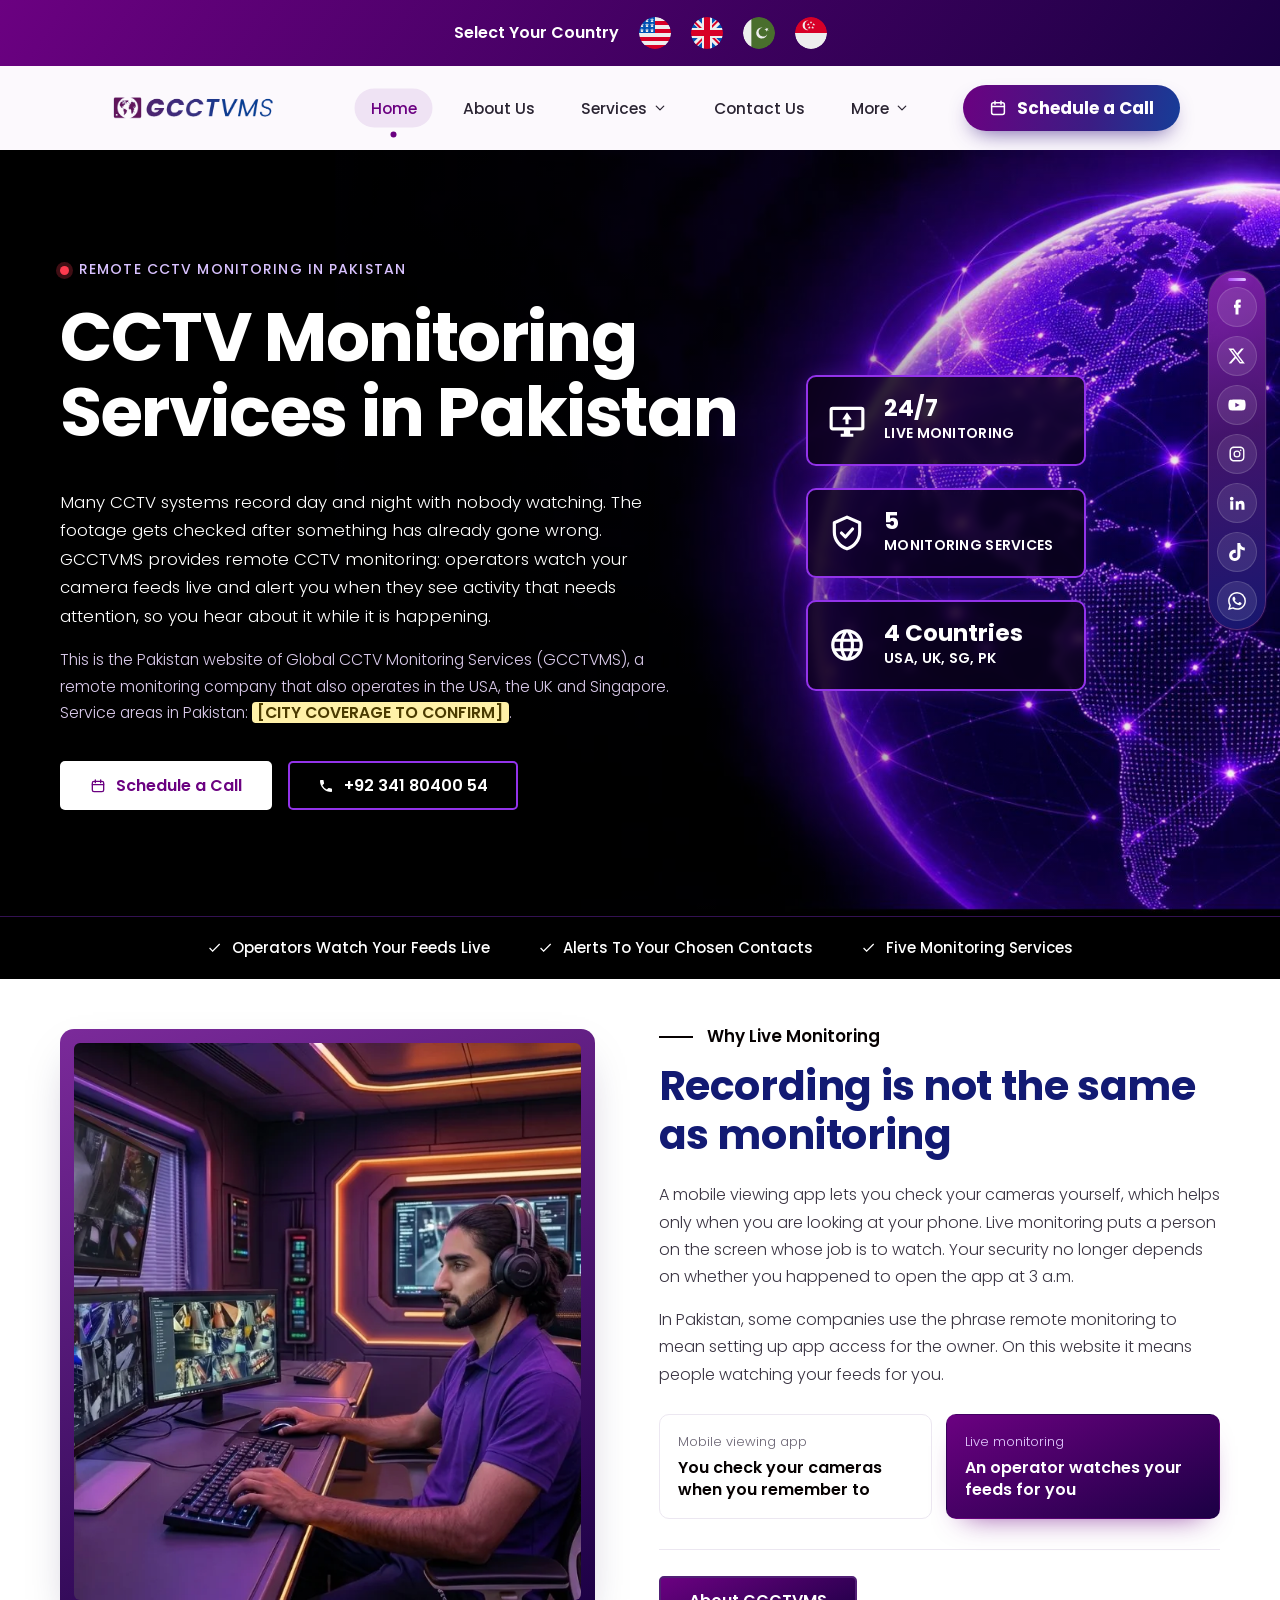
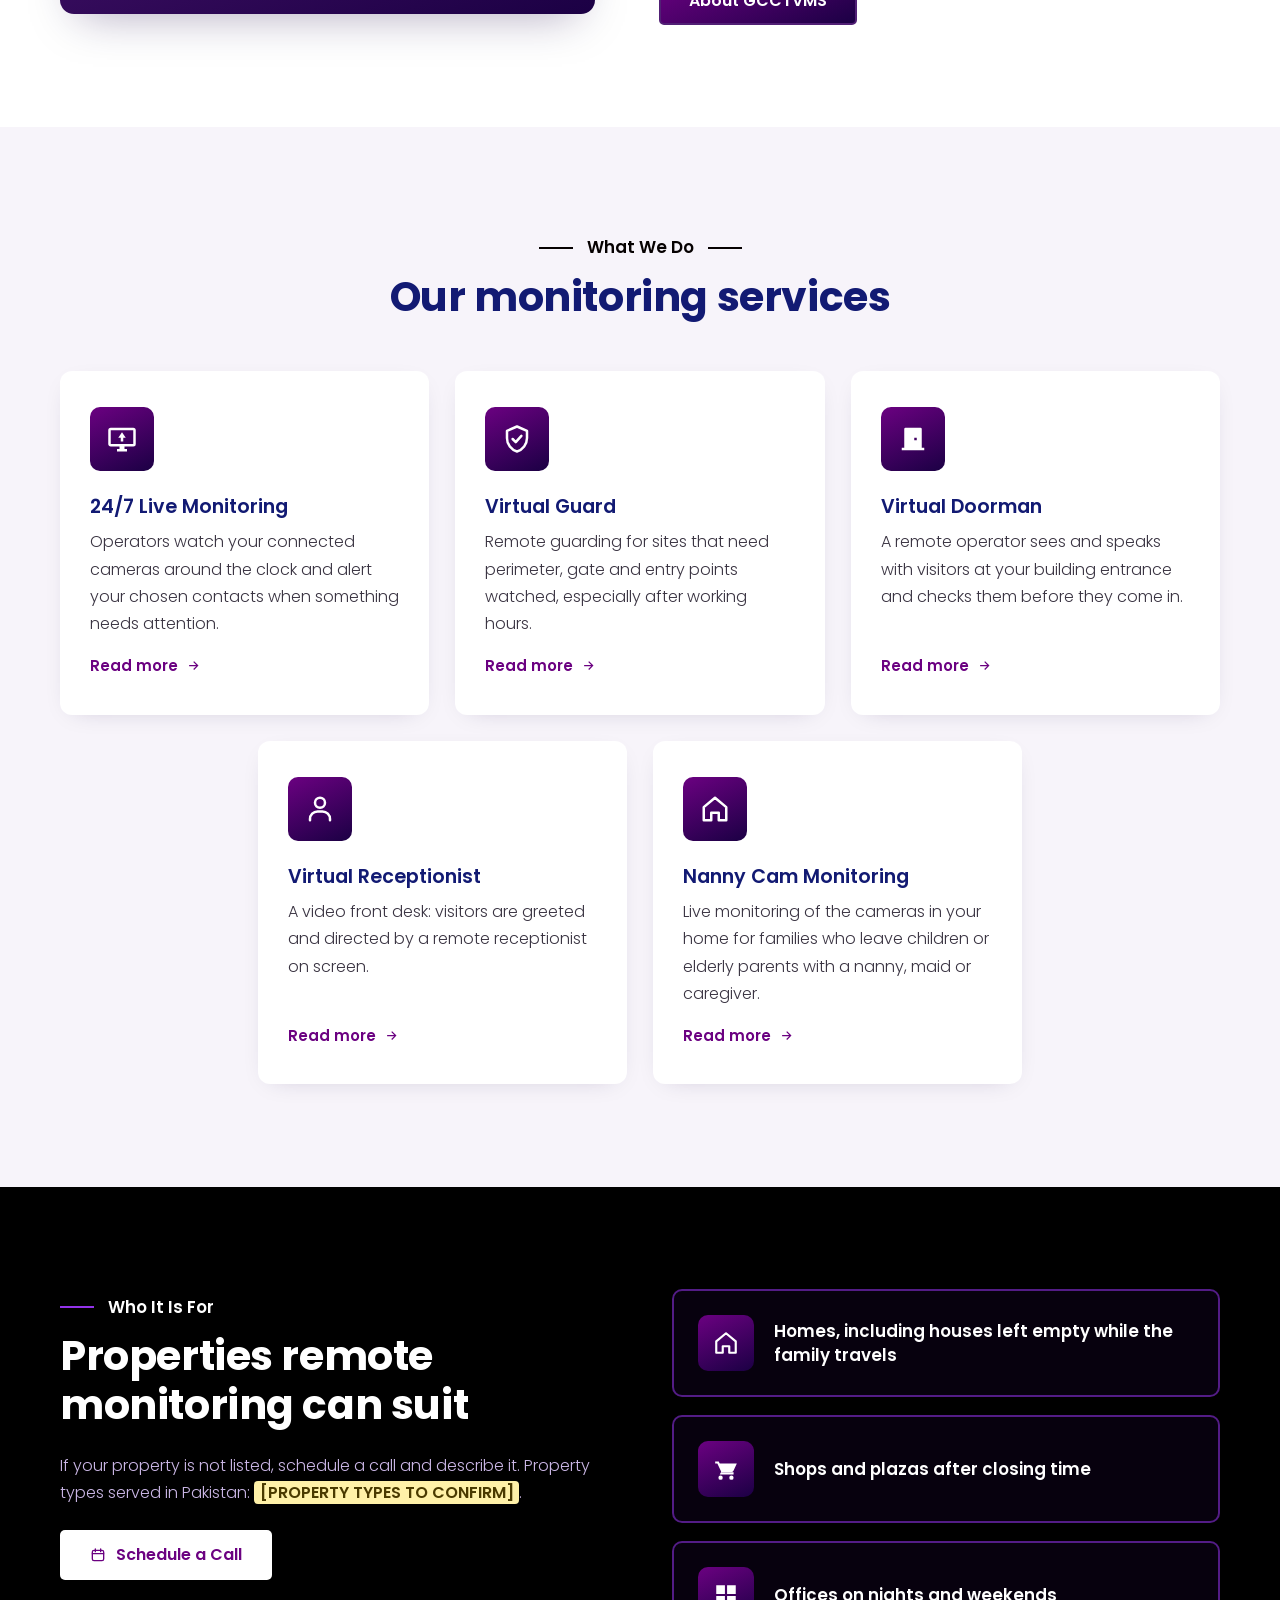
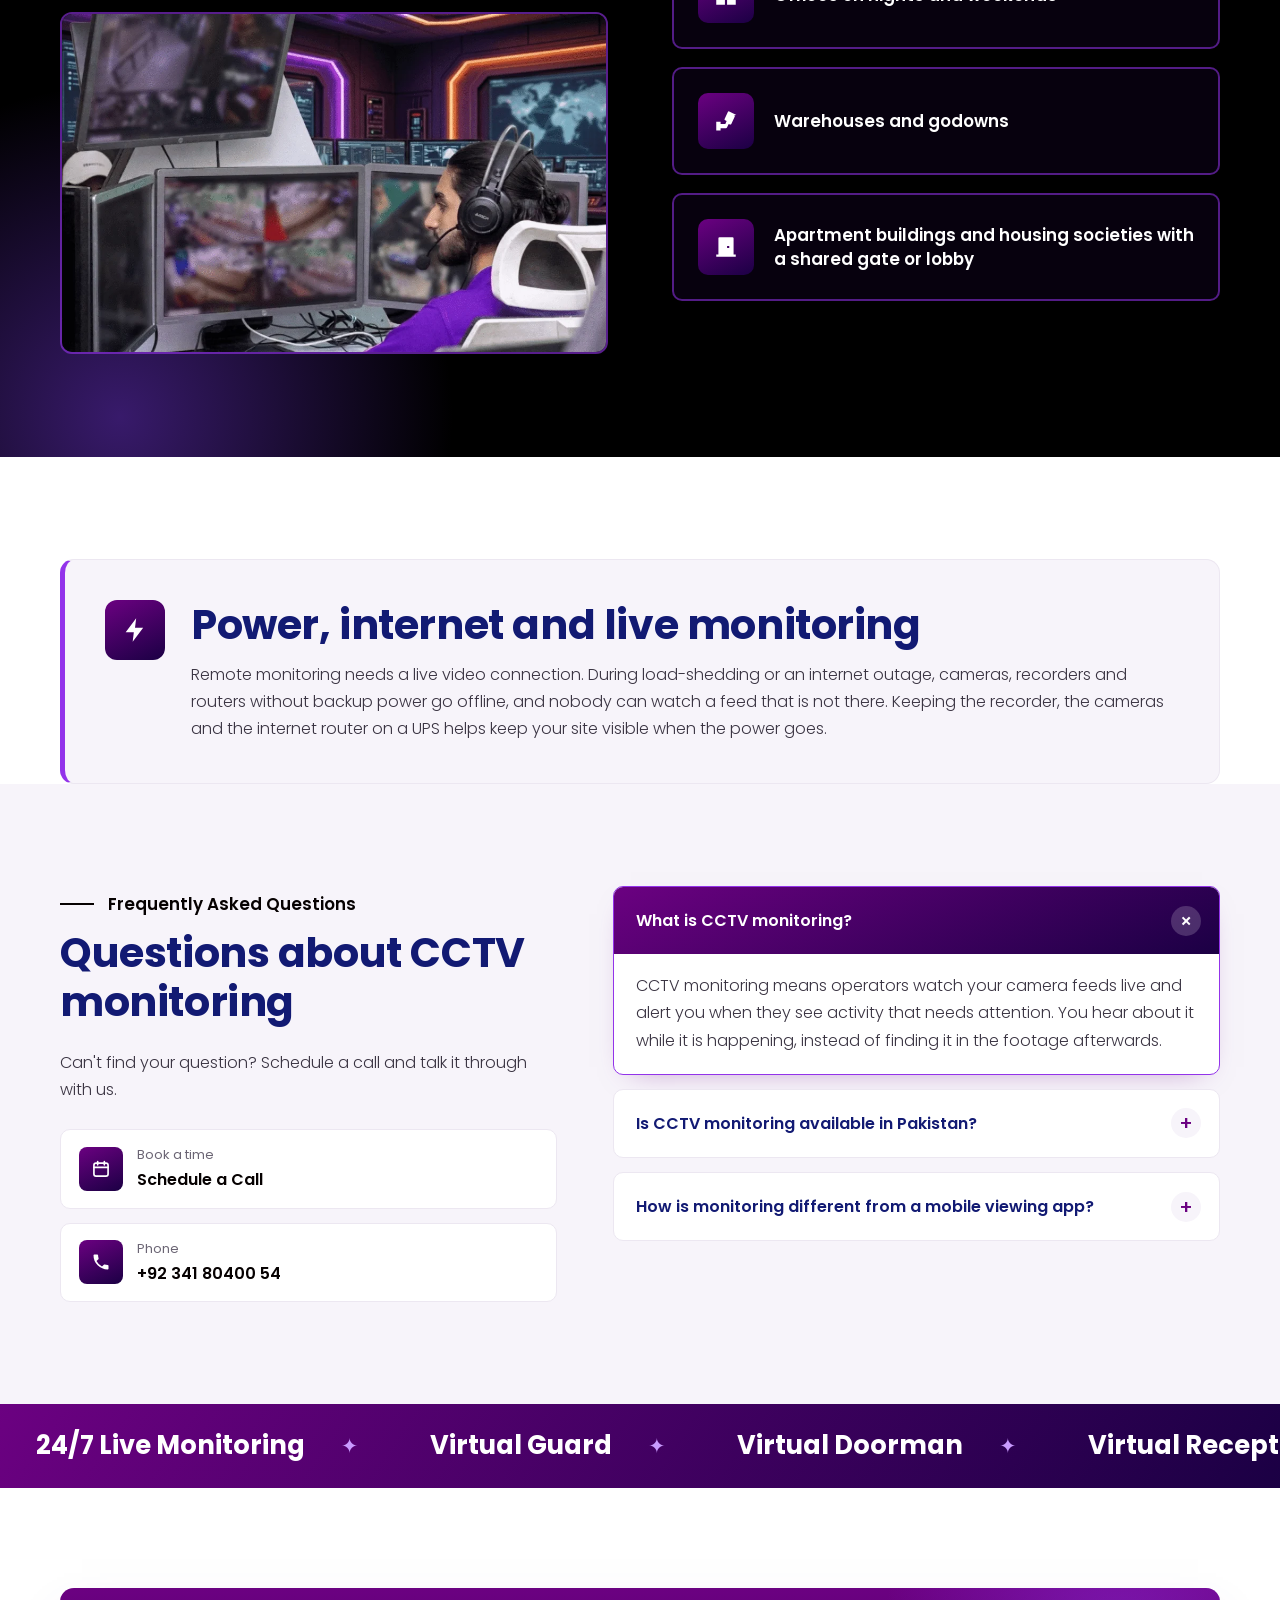
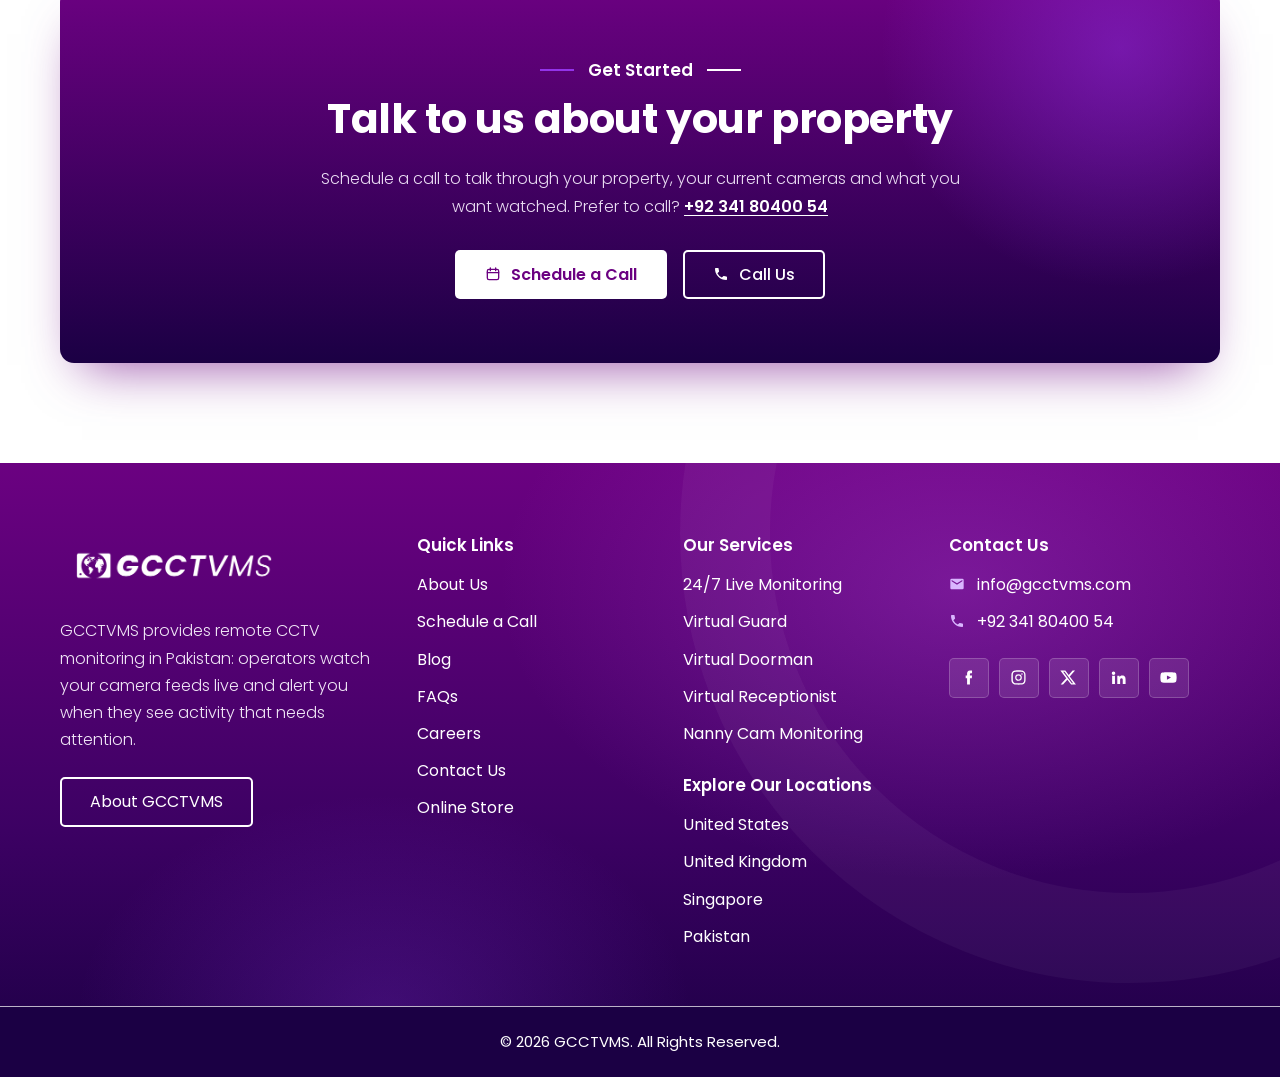
<file: index.html>
<!doctype html>
<html lang="en" class="no-js">

<head>
    <meta charset="utf-8">
    <meta name="viewport" content="width=device-width, initial-scale=1">
    <title>CCTV Monitoring Services in Pakistan | GCCTVMS</title>
    <meta name="description"
        content="Remote CCTV monitoring in Pakistan from GCCTVMS. Operators watch your camera feeds live, plus virtual guard, doorman, receptionist and nanny cam services.">
    <link rel="canonical" href="https://gcctvms.pk/">
    <meta name="theme-color" content="#6B0181">

    <meta property="og:type" content="website">
    <meta property="og:title" content="CCTV Monitoring Services in Pakistan | GCCTVMS">
    <meta property="og:description"
        content="Remote CCTV monitoring in Pakistan from GCCTVMS. Operators watch your camera feeds live, plus virtual guard, doorman, receptionist and nanny cam services.">
    <meta property="og:url" content="https://gcctvms.pk/">
    <meta property="og:image" content="https://gcctvms.pk/assets/img/about-control-room.webp">

    <link rel="icon" href="assets/img/favicon.png" type="image/png">
    <link rel="apple-touch-icon" href="assets/img/favicon.png">

    <link rel="preconnect" href="https://fonts.googleapis.com">
    <link rel="preconnect" href="https://fonts.gstatic.com" crossorigin>
    <link href="https://fonts.googleapis.com/css2?family=Poppins:wght@200;300;400;500;600;700;800&display=swap"
        rel="stylesheet">
    <link rel="preload" as="image" href="assets/img/hero-globe.jpg">
    <link rel="stylesheet" href="assets/css/style.css?v=14">

    <script type="application/ld+json">
    {
        "@context": "https://schema.org",
        "@type": "Organization",
        "@id": "https://gcctvms.pk/#organization",
        "name": "Global CCTV Monitoring Services (GCCTVMS)",
        "url": "https://gcctvms.pk",
        "logo": "https://gcctvms.pk/assets/img/logo.png",
        "sameAs": [
            "https://gcctvms.com"
        ]
    }
    </script>
</head>

<body>

    <!-- Inline icon set -->
    <svg width="0" height="0" style="position:absolute" aria-hidden="true">
        <symbol id="i-phone" viewBox="0 0 24 24">
            <path fill="currentColor"
                d="M6.6 10.8a15.1 15.1 0 0 0 6.6 6.6l2.2-2.2c.3-.3.7-.4 1-.2 1.1.4 2.3.6 3.6.6.6 0 1 .4 1 1V20c0 .6-.4 1-1 1A17 17 0 0 1 3 4c0-.6.4-1 1-1h3.5c.6 0 1 .4 1 1 0 1.3.2 2.5.6 3.6.1.3 0 .7-.2 1l-2.3 2.2Z" />
        </symbol>
        <symbol id="i-mail" viewBox="0 0 24 24">
            <path fill="currentColor"
                d="M20 4H4a2 2 0 0 0-2 2v12c0 1.1.9 2 2 2h16a2 2 0 0 0 2-2V6a2 2 0 0 0-2-2Zm0 4-8 5-8-5V6l8 5 8-5v2Z" />
        </symbol>
        <symbol id="i-pin" viewBox="0 0 24 24">
            <path fill="currentColor"
                d="M12 2a7 7 0 0 0-7 7c0 5.2 7 13 7 13s7-7.8 7-13a7 7 0 0 0-7-7Zm0 9.5A2.5 2.5 0 1 1 12 6.5a2.5 2.5 0 0 1 0 5Z" />
        </symbol>
        <symbol id="i-cart" viewBox="0 0 24 24">
            <path fill="currentColor"
                d="M7 18a2 2 0 1 0 0 4 2 2 0 0 0 0-4Zm10 0a2 2 0 1 0 0 4 2 2 0 0 0 0-4ZM7.2 14.8h9.9c.8 0 1.4-.4 1.8-1.1L22 7H6.2L5.3 5H2v2h2l3.6 7.6-1.4 2.4H19v-2H7.6l.6-1.2Z" />
        </symbol>
        <symbol id="i-check" viewBox="0 0 24 24">
            <path fill="currentColor" d="M9 16.2 4.8 12l-1.4 1.4L9 19 21 7l-1.4-1.4z" />
        </symbol>
        <symbol id="i-arrow" viewBox="0 0 24 24">
            <path fill="currentColor" d="M5 11h11.2l-4.6-4.6L13 5l7 7-7 7-1.4-1.4 4.6-4.6H5z" />
        </symbol>
        <symbol id="i-camera" viewBox="0 0 24 24">
            <path fill="currentColor"
                d="M21.6 6.4 15 3.2a1 1 0 0 0-1.3.5l-3 6.4a1 1 0 0 0 .5 1.3l1.4.7-1.2 2.6H7v-2H3v8h4v-2h5c.4 0 .7-.2.9-.6l1.6-3.4 1.1.5a1 1 0 0 0 1.3-.5l3-6.4a1 1 0 0 0-.3-1.5Z" />
        </symbol>
        <symbol id="i-monitor" viewBox="0 0 24 24">
            <path fill="currentColor"
                d="M21 3H3a2 2 0 0 0-2 2v11c0 1.1.9 2 2 2h7v2H8v2h8v-2h-2v-2h7a2 2 0 0 0 2-2V5a2 2 0 0 0-2-2Zm0 13H3V5h18v11Zm-9-9.5L9 11h2v3h2v-3h2l-3-4.5Z" />
        </symbol>
        <symbol id="i-door" viewBox="0 0 24 24">
            <path fill="currentColor" d="M19 19V4a1 1 0 0 0-1-1H6a1 1 0 0 0-1 1v15H3v2h18v-2h-2Zm-4-6h-2v-2h2v2Z" />
        </symbol>
        <symbol id="i-shield" viewBox="0 0 24 24">
            <path fill="none" stroke="currentColor" stroke-width="2" stroke-linejoin="round"
                d="M12 2 4 5.5v5.8c0 5 3.4 9.4 8 10.7 4.6-1.3 8-5.7 8-10.7V5.5L12 2Z" />
            <path fill="none" stroke="currentColor" stroke-width="2" stroke-linecap="round" stroke-linejoin="round"
                d="m8.5 12 2.5 2.5 4.5-5" />
        </symbol>
        <symbol id="i-globe" viewBox="0 0 24 24">
            <path fill="currentColor"
                d="M12 2a10 10 0 1 0 0 20 10 10 0 0 0 0-20Zm6.9 6h-2.9a15.7 15.7 0 0 0-1.4-3.6A8 8 0 0 1 18.9 8ZM12 4c.8 1.2 1.5 2.5 1.9 4h-3.8c.4-1.5 1.1-2.8 1.9-4ZM4.3 14a8.2 8.2 0 0 1 0-4h3.4a16.5 16.5 0 0 0 0 4H4.3Zm.8 2h2.9c.3 1.3.8 2.5 1.4 3.6A8 8 0 0 1 5.1 16ZM8 8H5.1a8 8 0 0 1 4.3-3.6C8.8 5.5 8.3 6.7 8 8Zm4 12c-.8-1.2-1.5-2.5-1.9-4h3.8c-.4 1.5-1.1 2.8-1.9 4Zm2.3-6H9.7a14.7 14.7 0 0 1 0-4h4.6a14.7 14.7 0 0 1 0 4Zm.3 5.6c.6-1.1 1.1-2.3 1.4-3.6h2.9a8 8 0 0 1-4.3 3.6Zm1.7-5.6a16.5 16.5 0 0 0 0-4h3.4a8.2 8.2 0 0 1 0 4h-3.4Z" />
        </symbol>
        <symbol id="i-chev" viewBox="0 0 24 24">
            <path fill="none" stroke="currentColor" stroke-width="2" stroke-linecap="round" stroke-linejoin="round"
                d="m6 9 6 6 6-6" />
        </symbol>
        <symbol id="i-cal" viewBox="0 0 24 24">
            <rect x="3.5" y="5" width="17" height="15.5" rx="2.5" fill="none" stroke="currentColor" stroke-width="2" />
            <path fill="none" stroke="currentColor" stroke-width="2" stroke-linecap="round"
                d="M3.5 10h17M8 3v4M16 3v4" />
        </symbol>
        <symbol id="i-mic" viewBox="0 0 24 24">
            <path fill="currentColor"
                d="M12 14a3 3 0 0 0 3-3V5a3 3 0 0 0-6 0v6a3 3 0 0 0 3 3Zm5.3-3a5.3 5.3 0 0 1-10.6 0H5c0 3.4 2.7 6.2 6 6.7V21h2v-3.3c3.3-.5 6-3.3 6-6.7h-1.7Z" />
        </symbol>
        <symbol id="i-grid" viewBox="0 0 24 24">
            <path fill="currentColor" d="M3 3h8v8H3V3Zm10 0h8v8h-8V3ZM3 13h8v8H3v-8Zm10 0h8v8h-8v-8Z" />
        </symbol>
        <symbol id="i-star" viewBox="0 0 24 24">
            <path fill="currentColor" d="m12 17.3 6.2 3.7-1.6-7L22 9.2l-7.2-.6L12 2 9.2 8.6 2 9.2 7.4 14l-1.6 7z" />
        </symbol>
        <symbol id="i-quote" viewBox="0 0 24 24">
            <path fill="currentColor" d="M6 17h3l2-4V7H5v6h3l-2 4Zm8 0h3l2-4V7h-6v6h3l-2 4Z" />
        </symbol>
        <symbol id="i-fb" viewBox="0 0 24 24">
            <path fill="currentColor" d="M14 9V7c0-.8.5-1 1-1h2V2h-3c-3 0-4 2-4 4.5V9H8v4h2v9h4v-9h2.7l.3-4h-3Z" />
        </symbol>
        <symbol id="i-ig" viewBox="0 0 24 24">
            <path fill="currentColor"
                d="M12 7.3a4.7 4.7 0 1 0 0 9.4 4.7 4.7 0 0 0 0-9.4Zm0 7.7a3 3 0 1 1 0-6 3 3 0 0 1 0 6Zm6-7.9a1.1 1.1 0 1 1-2.2 0 1.1 1.1 0 0 1 2.2 0ZM21.9 8c0-1.6-.4-3-1.6-4.2S17.6 2.1 16 2c-1.6-.1-6.4-.1-8 0-1.6.1-3 .4-4.2 1.6S2.1 6.4 2 8c-.1 1.6-.1 6.4 0 8 .1 1.6.4 3 1.6 4.2S6.4 21.9 8 22c1.6.1 6.4.1 8 0 1.6-.1 3-.4 4.2-1.6s1.6-2.6 1.7-4.2c.1-1.6.1-6.4 0-8Zm-2.1 9.8a3.3 3.3 0 0 1-1.8 1.8c-1.3.5-4.3.4-5.9.4s-4.6.1-5.9-.4a3.3 3.3 0 0 1-1.8-1.8c-.5-1.3-.4-4.3-.4-5.8s-.1-4.6.4-5.9A3.3 3.3 0 0 1 6.1 4.3C7.4 3.8 10.4 3.9 12 3.9s4.6-.1 5.9.4a3.3 3.3 0 0 1 1.8 1.8c.5 1.3.4 4.3.4 5.9s.1 4.5-.3 5.8Z" />
        </symbol>
        <symbol id="i-x" viewBox="0 0 24 24">
            <path fill="currentColor"
                d="M17.8 2h3.4l-7.4 8.5L22.5 22h-6.8l-5.3-7-6.1 7H.9l7.9-9L.5 2h7l4.8 6.4L17.8 2Zm-1.2 18h1.9L6.5 4H4.5l12.1 16Z" />
        </symbol>
        <symbol id="i-in" viewBox="0 0 24 24">
            <path fill="currentColor"
                d="M4.98 3.5a2.5 2.5 0 1 1 0 5 2.5 2.5 0 0 1 0-5ZM3 9.5h4V21H3V9.5Zm6.5 0h3.8v1.6h.1c.5-1 1.8-2 3.8-2 4 0 4.8 2.6 4.8 6.1V21h-4v-5.1c0-1.2 0-2.8-1.7-2.8s-2 1.3-2 2.7V21h-4V9.5Z" />
        </symbol>
        <symbol id="i-yt" viewBox="0 0 24 24">
            <path fill="currentColor"
                d="M23 7.2a3 3 0 0 0-2.1-2.1C19 4.6 12 4.6 12 4.6s-7 0-8.9.5A3 3 0 0 0 1 7.2 31 31 0 0 0 .5 12a31 31 0 0 0 .5 4.8 3 3 0 0 0 2.1 2.1c1.9.5 8.9.5 8.9.5s7 0 8.9-.5a3 3 0 0 0 2.1-2.1 31 31 0 0 0 .5-4.8 31 31 0 0 0-.5-4.8ZM9.8 15V9l5.7 3-5.7 3Z" />
        </symbol>
        <symbol id="i-tt" viewBox="0 0 24 24">
            <path fill="currentColor"
                d="M12.5.02c1.3-.02 2.6-.01 3.9-.02.08 1.53.63 3.09 1.75 4.17 1.12 1.11 2.7 1.62 4.24 1.79v4.03c-1.44-.05-2.89-.35-4.2-.97-.57-.26-1.1-.59-1.62-.93-.01 2.92.01 5.84-.02 8.75-.08 1.4-.54 2.79-1.35 3.94-1.31 1.92-3.58 3.17-5.91 3.21-1.43.08-2.86-.31-4.08-1.03-2.02-1.19-3.44-3.37-3.65-5.71-.02-.5-.03-1-.01-1.49.18-1.9 1.12-3.72 2.58-4.96 1.66-1.44 3.98-2.13 6.15-1.72.02 1.48-.04 2.96-.04 4.44-.99-.32-2.15-.23-3.02.37-.63.41-1.11 1.04-1.36 1.75-.21.51-.15 1.07-.14 1.61.24 1.64 1.82 3.02 3.5 2.87 1.12-.01 2.19-.66 2.77-1.61.19-.33.4-.67.41-1.06.1-1.79.06-3.57.07-5.36.01-4.03-.01-8.05.02-12.07Z" />
        </symbol>
        <symbol id="i-wa" viewBox="0 0 24 24">
            <path fill="currentColor"
                d="M17.47 14.38c-.3-.15-1.76-.87-2.03-.97-.27-.1-.47-.15-.67.15-.2.3-.77.97-.94 1.16-.17.2-.35.22-.64.08-.3-.15-1.26-.46-2.39-1.48-.88-.79-1.48-1.76-1.65-2.06-.17-.3-.02-.46.13-.61.13-.13.3-.35.45-.52.15-.17.2-.3.3-.5.1-.2.05-.37-.03-.52-.07-.15-.67-1.61-.92-2.21-.24-.58-.49-.5-.67-.51h-.57c-.2 0-.52.07-.79.37-.27.3-1.04 1.02-1.04 2.48 0 1.46 1.07 2.88 1.21 3.07.15.2 2.1 3.2 5.08 4.49.71.31 1.26.49 1.7.63.71.23 1.36.2 1.87.12.57-.09 1.76-.72 2-1.41.25-.7.25-1.29.18-1.41-.08-.13-.27-.2-.57-.35m-5.42 7.4h-.01a9.87 9.87 0 0 1-5.03-1.38l-.36-.21-3.74.98 1-3.65-.24-.37a9.86 9.86 0 0 1-1.51-5.26c0-5.45 4.44-9.88 9.89-9.88 2.64 0 5.12 1.03 6.99 2.9a9.82 9.82 0 0 1 2.89 6.99c0 5.45-4.44 9.88-9.89 9.88m8.41-18.3A11.82 11.82 0 0 0 12.05 0C5.5 0 .16 5.34.16 11.89c0 2.1.55 4.14 1.59 5.95L.06 24l6.3-1.65a11.88 11.88 0 0 0 5.69 1.45c6.55 0 11.89-5.34 11.89-11.89a11.82 11.82 0 0 0-3.48-8.41Z" />
        </symbol>
        <symbol id="i-user" viewBox="0 0 24 24">
            <path fill="none" stroke="currentColor" stroke-width="2" stroke-linecap="round"
                d="M4 21v-1a6 6 0 0 1 6-6h4a6 6 0 0 1 6 6v1M12 11a4 4 0 1 0 0-8 4 4 0 0 0 0 8Z" />
        </symbol>
        <symbol id="i-home" viewBox="0 0 24 24">
            <path fill="none" stroke="currentColor" stroke-width="2" stroke-linejoin="round"
                d="M3 10.5 12 3l9 7.5V21h-6v-6H9v6H3V10.5Z" />
        </symbol>
        <symbol id="i-bolt" viewBox="0 0 24 24">
            <path fill="currentColor" d="M13 2 4 14h7l-1 8 9-12h-7l1-8Z" />
        </symbol>
        <symbol id="i-share" viewBox="0 0 24 24">
            <path fill="none" stroke="currentColor" stroke-width="2" stroke-linecap="round"
                d="M8.6 13.5l6.8 4M15.4 6.5l-6.8 4" />
            <circle cx="18" cy="5" r="3" fill="none" stroke="currentColor" stroke-width="2" />
            <circle cx="6" cy="12" r="3" fill="none" stroke="currentColor" stroke-width="2" />
            <circle cx="18" cy="19" r="3" fill="none" stroke="currentColor" stroke-width="2" />
        </symbol>
    </svg>

    <a class="skip" href="#main">Skip to content</a>

    <!-- Country bar -->
    <div class="topbar">
        <div class="container topbar__inner">
            <div class="countries">
                <span>Select Your Country</span>
                <a href="https://gcctvms.us/" title="United States"><img src="assets/img/flag-us.svg"
                        alt="United States" width="30" height="30"></a>
                <a href="https://gcctvms.uk/" title="United Kingdom"><img src="assets/img/flag-gb.svg"
                        alt="United Kingdom" width="30" height="30"></a>
                <a href="https://gcctvms.pk/" title="Pakistan" class="is-current" aria-current="true"><img
                        src="assets/img/flag-pk.svg" alt="Pakistan" width="30" height="30"></a>
                <a href="https://gcctvms.sg/" title="Singapore"><img src="assets/img/flag-sg.svg" alt="Singapore"
                        width="30" height="30"></a>
            </div>
        </div>
    </div>

    <!-- Header -->
    <header class="header" id="header">
        <div class="container header__inner">
            <a class="logo" href="/" aria-label="GCCTVMS Pakistan home">
                <img src="assets/img/logo.png" alt="GCCTVMS" width="190" height="49">
            </a>

            <nav class="nav" id="nav" aria-label="Main">
                <a href="/" class="nav__link is-active" aria-current="page">Home</a>
                <a href="/about-us/" class="nav__link">About Us</a>
                <div class="nav__item has-menu">
                    <button class="nav__link nav__toggle" type="button" aria-expanded="false">Services <svg
                            class="ic chev">
                            <use href="#i-chev" />
                        </svg></button>
                    <div class="submenu">
                        <a href="/services/24-7-live-cctv-monitoring/">24/7 Live Monitoring</a>
                        <a href="/services/virtual-guard/">Virtual Guard</a>
                        <a href="/services/virtual-doorman/">Virtual Doorman</a>
                        <a href="/services/virtual-receptionist/">Virtual Receptionist</a>
                        <a href="/services/nanny-cam-monitoring/">Nanny Cam Monitoring</a>
                    </div>
                </div>
                <a href="/contact-us/" class="nav__link">Contact Us</a>
                <div class="nav__item has-menu">
                    <button class="nav__link nav__toggle" type="button" aria-expanded="false">More <svg class="ic chev">
                            <use href="#i-chev" />
                        </svg></button>
                    <div class="submenu">
                        <a href="/blog/">Blog</a>
                        <a href="/faqs/">FAQs</a>
                        <a href="/careers/">Careers</a>
                        <a href="https://gcctvmspk.com/" target="_blank" rel="noopener">Online Store</a>
                    </div>
                </div>
                <a class="btn-call nav__cta" href="https://cal.com/mudassirali/30min" target="_blank" rel="noopener"><svg class="ic">
                        <use href="#i-cal" />
                    </svg>Schedule a Call</a>
            </nav>

            <div class="header__actions">
                <a class="btn-call header__cta" href="https://cal.com/mudassirali/30min" target="_blank" rel="noopener"><svg class="ic">
                        <use href="#i-cal" />
                    </svg>Schedule a Call</a>
                <button class="burger" id="burger" aria-label="Open menu" aria-expanded="false"
                    aria-controls="nav"><span></span><span></span><span></span></button>
            </div>
        </div>
    </header>

    <!-- Floating social bar -->
    <aside class="dock" id="dock" aria-label="Social media">
        <div class="dock__panel">
            <button class="dock__toggle" type="button" aria-controls="dockIcons" aria-expanded="true"
                aria-label="Hide social media links" title="Hide social links"><svg class="ic">
                    <use href="#i-share" />
                </svg></button>
            <div class="dock__icons" id="dockIcons">
                <a class="dock__ic dock__ic--fb" href="https://www.facebook.com/globalcctvmspakistan"
                    data-label="Facebook" aria-label="Facebook" target="_blank" rel="noopener"><svg class="ic">
                        <use href="#i-fb" />
                    </svg></a>
                <a class="dock__ic dock__ic--x" href="https://x.com/globalcctvms/" data-label="X (Twitter)"
                    aria-label="X (Twitter)" target="_blank" rel="noopener"><svg class="ic">
                        <use href="#i-x" />
                    </svg></a>
                <a class="dock__ic dock__ic--yt" href="https://www.youtube.com/@GCCTVMSOfficial" data-label="YouTube"
                    aria-label="YouTube" target="_blank" rel="noopener"><svg class="ic">
                        <use href="#i-yt" />
                    </svg></a>
                <a class="dock__ic dock__ic--ig" href="https://www.instagram.com/globalcctvmspakistan/"
                    data-label="Instagram" aria-label="Instagram" target="_blank" rel="noopener"><svg class="ic">
                        <use href="#i-ig" />
                    </svg></a>
                <a class="dock__ic dock__ic--in" href="https://www.linkedin.com/company/globalcctvms"
                    data-label="LinkedIn" aria-label="LinkedIn" target="_blank" rel="noopener"><svg class="ic">
                        <use href="#i-in" />
                    </svg></a>
                <a class="dock__ic dock__ic--tt" href="https://www.tiktok.com/@gcctvms" data-label="TikTok"
                    aria-label="TikTok" target="_blank" rel="noopener"><svg class="ic">
                        <use href="#i-tt" />
                    </svg></a>
                <a class="dock__ic dock__ic--wa" href="https://wa.me/923418040054" data-label="WhatsApp"
                    aria-label="WhatsApp" target="_blank" rel="noopener"><svg class="ic">
                        <use href="#i-wa" />
                    </svg></a>
            </div>
        </div>
    </aside>

    <main id="main">

        <!-- Hero -->
        <section class="hero">
            <div class="container hero__grid">
                <div class="hero__copy">
                    <span class="hero__kicker"><span class="live-dot"></span>Remote CCTV Monitoring in Pakistan</span>
                    <h1>CCTV Monitoring Services in Pakistan</h1>
                    <p class="lead">Many CCTV systems record day and night with nobody watching. The footage gets
                        checked after something has already gone wrong. GCCTVMS provides remote CCTV monitoring:
                        operators watch your camera feeds live and alert you when they see activity that needs
                        attention, so you hear about it while it is happening.</p>
                    <p class="hero__note">This is the Pakistan website of Global CCTV Monitoring Services (GCCTVMS), a
                        remote monitoring company that also operates in the USA, the UK and Singapore. Service areas in
                        Pakistan: <mark class="todo">[CITY COVERAGE TO CONFIRM]</mark>.</p>
                    <div class="hero__actions">
                        <a class="btn btn--white" href="https://cal.com/mudassirali/30min" target="_blank" rel="noopener"><svg class="ic">
                                <use href="#i-cal" />
                            </svg>Schedule a Call</a>
                        <a class="btn btn--outline" href="tel:+923418040054"><svg class="ic">
                                <use href="#i-phone" />
                            </svg>+92 341 80400 54</a>
                    </div>
                </div>

                <div class="hero__cards">
                    <div class="info-card">
                        <svg class="ic">
                            <use href="#i-monitor" />
                        </svg>
                        <div><strong>24/7</strong><span>Live Monitoring</span></div>
                    </div>
                    <div class="info-card">
                        <svg class="ic">
                            <use href="#i-shield" />
                        </svg>
                        <div><strong><span data-count="5">0</span></strong><span>Monitoring Services</span></div>
                    </div>
                    <div class="info-card">
                        <svg class="ic">
                            <use href="#i-globe" />
                        </svg>
                        <div><strong><span data-count="4">0</span> Countries</strong><span>USA, UK, SG, PK</span></div>
                    </div>
                </div>
            </div>
        </section>

        <!-- Trust strip -->
        <div class="trust-strip">
            <div class="container trust-strip__inner reveal">
                <span><svg class="ic">
                        <use href="#i-check" />
                    </svg>Operators Watch Your Feeds Live</span>
                <span><svg class="ic">
                        <use href="#i-check" />
                    </svg>Alerts To Your Chosen Contacts</span>
                <span><svg class="ic">
                        <use href="#i-check" />
                    </svg>Five Monitoring Services</span>
            </div>
        </div>

        <!-- Recording vs monitoring -->
        <section class="section about" id="about">
            <div class="container about__grid">
                <div class="about__media reveal">
                    <div class="frame">
                        <img src="assets/img/about-control-room.webp"
                            alt="Monitoring operator watching live CCTV camera feeds on several screens" width="1080"
                            height="719" loading="lazy">
                    </div>
                </div>
                <div class="reveal">
                    <span class="eyebrow">Why Live Monitoring</span>
                    <h2>Recording is not the same as monitoring</h2>
                    <p>A mobile viewing app lets you check your cameras yourself, which helps only when you are looking
                        at your phone. Live monitoring puts a person on the screen whose job is to watch. Your security
                        no longer depends on whether you happened to open the app at 3 a.m.</p>
                    <p>In Pakistan, some companies use the phrase remote monitoring to mean setting up app access for
                        the owner. On this website it means people watching your feeds for you.</p>
                    <div class="compare">
                        <div class="compare__col">
                            <small>Mobile viewing app</small>
                            <strong>You check your cameras when you remember to</strong>
                        </div>
                        <div class="compare__col compare__col--on">
                            <small>Live monitoring</small>
                            <strong>An operator watches your feeds for you</strong>
                        </div>
                    </div>
                    <div class="about__footer">
                        <a class="btn btn--primary" href="/about-us/">About GCCTVMS</a>
                    </div>
                </div>
            </div>
        </section>

        <!-- Services -->
        <section class="section services" id="services">
            <div class="container">
                <div class="section-head reveal">
                    <span class="eyebrow eyebrow--center">What We Do</span>
                    <h2>Our monitoring services</h2>
                </div>

                <div class="cards cards--five">
                    <a class="card reveal" href="/services/24-7-live-cctv-monitoring/">
                        <span class="card__icon"><svg class="ic">
                                <use href="#i-monitor" />
                            </svg></span>
                        <h3>24/7 Live Monitoring</h3>
                        <p>Operators watch your connected cameras around the clock and alert your chosen contacts when
                            something needs attention.</p>
                        <span class="card__more">Read more <svg class="ic">
                                <use href="#i-arrow" />
                            </svg></span>
                    </a>
                    <a class="card reveal" href="/services/virtual-guard/">
                        <span class="card__icon"><svg class="ic">
                                <use href="#i-shield" />
                            </svg></span>
                        <h3>Virtual Guard</h3>
                        <p>Remote guarding for sites that need perimeter, gate and entry points watched, especially
                            after working hours.</p>
                        <span class="card__more">Read more <svg class="ic">
                                <use href="#i-arrow" />
                            </svg></span>
                    </a>
                    <a class="card reveal" href="/services/virtual-doorman/">
                        <span class="card__icon"><svg class="ic">
                                <use href="#i-door" />
                            </svg></span>
                        <h3>Virtual Doorman</h3>
                        <p>A remote operator sees and speaks with visitors at your building entrance and checks them
                            before they come in.</p>
                        <span class="card__more">Read more <svg class="ic">
                                <use href="#i-arrow" />
                            </svg></span>
                    </a>
                    <a class="card reveal" href="/services/virtual-receptionist/">
                        <span class="card__icon"><svg class="ic">
                                <use href="#i-user" />
                            </svg></span>
                        <h3>Virtual Receptionist</h3>
                        <p>A video front desk: visitors are greeted and directed by a remote receptionist on screen.</p>
                        <span class="card__more">Read more <svg class="ic">
                                <use href="#i-arrow" />
                            </svg></span>
                    </a>
                    <a class="card reveal" href="/services/nanny-cam-monitoring/">
                        <span class="card__icon"><svg class="ic">
                                <use href="#i-home" />
                            </svg></span>
                        <h3>Nanny Cam Monitoring</h3>
                        <p>Live monitoring of the cameras in your home for families who leave children or elderly
                            parents with a nanny, maid or caregiver.</p>
                        <span class="card__more">Read more <svg class="ic">
                                <use href="#i-arrow" />
                            </svg></span>
                    </a>
                </div>
            </div>
        </section>

        <!-- Properties -->
        <section class="section why" id="properties">
            <div class="container why__grid">
                <div class="reveal">
                    <span class="eyebrow eyebrow--light">Who It Is For</span>
                    <h2>Properties remote monitoring can suit</h2>
                    <p class="why__lead">If your property is not listed, schedule a call and describe it. Property types
                        served in Pakistan: <mark class="todo">[PROPERTY TYPES TO CONFIRM]</mark>.</p>
                    <a class="btn btn--white" href="https://cal.com/mudassirali/30min" target="_blank" rel="noopener"><svg class="ic">
                            <use href="#i-cal" />
                        </svg>Schedule a Call</a>
                    <img class="why__img" src="assets/img/why-choose.webp"
                        alt="Monitoring operator with a headset watching camera feeds" loading="lazy" width="1024"
                        height="682">
                </div>
                <ul class="features">
                    <li class="feature reveal">
                        <span class="feature__icon"><svg class="ic">
                                <use href="#i-home" />
                            </svg></span>
                        <p class="feature__label">Homes, including houses left empty while the family travels</p>
                    </li>
                    <li class="feature reveal">
                        <span class="feature__icon"><svg class="ic">
                                <use href="#i-cart" />
                            </svg></span>
                        <p class="feature__label">Shops and plazas after closing time</p>
                    </li>
                    <li class="feature reveal">
                        <span class="feature__icon"><svg class="ic">
                                <use href="#i-grid" />
                            </svg></span>
                        <p class="feature__label">Offices on nights and weekends</p>
                    </li>
                    <li class="feature reveal">
                        <span class="feature__icon"><svg class="ic">
                                <use href="#i-camera" />
                            </svg></span>
                        <p class="feature__label">Warehouses and godowns</p>
                    </li>
                    <li class="feature reveal">
                        <span class="feature__icon"><svg class="ic">
                                <use href="#i-door" />
                            </svg></span>
                        <p class="feature__label">Apartment buildings and housing societies with a shared gate or lobby
                        </p>
                    </li>
                </ul>
            </div>
        </section>

        <!-- Power and internet -->
        <section class="section power">
            <div class="container">
                <div class="power__box reveal">
                    <span class="power__icon"><svg class="ic">
                            <use href="#i-bolt" />
                        </svg></span>
                    <div>
                        <h2>Power, internet and live monitoring</h2>
                        <p>Remote monitoring needs a live video connection. During load-shedding or an internet outage,
                            cameras, recorders and routers without backup power go offline, and nobody can watch a feed
                            that is not there. Keeping the recorder, the cameras and the internet router on a UPS helps
                            keep your site visible when the power goes.</p>
                    </div>
                </div>
            </div>
        </section>

        <!-- FAQ -->
        <section class="section faq" id="faq">
            <div class="container faq__grid">
                <div class="reveal">
                    <span class="eyebrow">Frequently Asked Questions</span>
                    <h2>Questions about CCTV monitoring</h2>
                    <p>Can't find your question? Schedule a call and talk it through with us.</p>
                    <div class="faq__contact">
                        <a href="https://cal.com/mudassirali/30min" target="_blank" rel="noopener"><span><svg class="ic">
                                    <use href="#i-cal" />
                                </svg></span>
                            <div><small>Book a time</small>Schedule a Call</div>
                        </a>
                        <a href="tel:+923418040054"><span><svg class="ic">
                                    <use href="#i-phone" />
                                </svg></span>
                            <div><small>Phone</small>+92 341 80400 54</div>
                        </a>
                    </div>
                </div>
                <div class="accordion reveal">
                    <details open>
                        <summary>What is CCTV monitoring?</summary>
                        <p>CCTV monitoring means operators watch your camera feeds live and alert you when they see
                            activity that needs attention. You hear about it while it is happening, instead of finding
                            it in the footage afterwards.</p>
                    </details>
                    <details>
                        <summary>Is CCTV monitoring available in Pakistan?</summary>
                        <p>Yes. GCCTVMS provides remote CCTV monitoring in Pakistan, along with Virtual Guard, Virtual
                            Doorman, Virtual Receptionist and Nanny Cam Monitoring. Service areas in Pakistan: <mark
                                class="todo">[CITY COVERAGE TO CONFIRM]</mark>.</p>
                    </details>
                    <details>
                        <summary>How is monitoring different from a mobile viewing app?</summary>
                        <p>A mobile viewing app lets you check your cameras yourself, which helps only when you are
                            looking at your phone. Live monitoring puts a person on the screen whose job is to watch, so
                            your security no longer depends on whether you happened to open the app at 3 a.m.</p>
                    </details>
                </div>
            </div>
        </section>

        <!-- Ticker -->
        <div class="ticker" aria-hidden="true">
            <div class="ticker__track">
                <span>24/7 Live Monitoring</span><span>Virtual Guard</span><span>Virtual Doorman</span><span>Virtual
                    Receptionist</span><span>Nanny Cam Monitoring</span>
                <span>24/7 Live Monitoring</span><span>Virtual Guard</span><span>Virtual Doorman</span><span>Virtual
                    Receptionist</span><span>Nanny Cam Monitoring</span>
            </div>
        </div>

        <!-- Final CTA -->
        <section class="section cta-wrap" id="contact">
            <div class="container">
                <div class="cta cta--simple reveal">
                    <span class="eyebrow eyebrow--light eyebrow--center">Get Started</span>
                    <h2>Talk to us about your property</h2>
                    <p>Schedule a call to talk through your property, your current cameras and what you want watched.
                        Prefer to call? <a href="tel:+923418040054">+92 341 80400 54</a></p>
                    <div class="cta__actions">
                        <a class="btn btn--white" href="https://cal.com/mudassirali/30min" target="_blank" rel="noopener"><svg class="ic">
                                <use href="#i-cal" />
                            </svg>Schedule a Call</a>
                        <a class="btn btn--outline-white" href="tel:+923418040054"><svg class="ic">
                                <use href="#i-phone" />
                            </svg>Call Us</a>
                    </div>
                </div>
            </div>
        </section>
    </main>

    <!-- Footer -->
    <footer class="footer">
        <div class="container footer__grid">
            <div>
                <a class="logo logo--footer" href="/" aria-label="GCCTVMS Pakistan home">
                    <img src="assets/img/logo.png" alt="GCCTVMS" width="230" height="59" loading="lazy">
                </a>
                <p>GCCTVMS provides remote CCTV monitoring in Pakistan: operators watch your camera feeds live and alert
                    you when they see activity that needs attention.</p>
                <a class="btn btn--outline-white" href="/about-us/">About GCCTVMS</a>
            </div>
            <div>
                <h4>Quick Links</h4>
                <ul>
                    <li><a href="/about-us/">About Us</a></li>
                    <li><a href="https://cal.com/mudassirali/30min" target="_blank" rel="noopener">Schedule a Call</a></li>
                    <li><a href="/blog/">Blog</a></li>
                    <li><a href="/faqs/">FAQs</a></li>
                    <li><a href="/careers/">Careers</a></li>
                    <li><a href="/contact-us/">Contact Us</a></li>
                    <li><a href="https://gcctvmspk.com/" target="_blank" rel="noopener">Online Store</a></li>
                </ul>
            </div>
            <div>
                <h4>Our Services</h4>
                <ul>
                    <li><a href="/services/24-7-live-cctv-monitoring/">24/7 Live Monitoring</a></li>
                    <li><a href="/services/virtual-guard/">Virtual Guard</a></li>
                    <li><a href="/services/virtual-doorman/">Virtual Doorman</a></li>
                    <li><a href="/services/virtual-receptionist/">Virtual Receptionist</a></li>
                    <li><a href="/services/nanny-cam-monitoring/">Nanny Cam Monitoring</a></li>
                </ul>
                <h4 class="footer__sub">Explore Our Locations</h4>
                <ul>
                    <li><a href="https://gcctvms.us/">United States</a></li>
                    <li><a href="https://gcctvms.uk/">United Kingdom</a></li>
                    <li><a href="https://gcctvms.sg/">Singapore</a></li>
                    <li><a href="https://gcctvms.pk/">Pakistan</a></li>
                </ul>
            </div>
            <div>
                <h4>Contact Us</h4>
                <ul class="footer__contact">
                    <li><svg class="ic">
                            <use href="#i-mail" />
                        </svg><a href="mailto:info@gcctvms.com">info@gcctvms.com</a></li>
                    <li><svg class="ic">
                            <use href="#i-phone" />
                        </svg><a href="tel:+923418040054">+92 341 80400 54</a></li>
                </ul>
                <div class="social social--footer">
                    <a href="https://www.facebook.com/globalcctvmspakistan" aria-label="Facebook" target="_blank"
                        rel="noopener"><svg class="ic">
                            <use href="#i-fb" />
                        </svg></a>
                    <a href="https://www.instagram.com/globalcctvmspakistan/" aria-label="Instagram" target="_blank"
                        rel="noopener"><svg class="ic">
                            <use href="#i-ig" />
                        </svg></a>
                    <a href="https://x.com/globalcctvms/" aria-label="X" target="_blank" rel="noopener"><svg class="ic">
                            <use href="#i-x" />
                        </svg></a>
                    <a href="https://www.linkedin.com/company/globalcctvms" aria-label="LinkedIn" target="_blank"
                        rel="noopener"><svg class="ic">
                            <use href="#i-in" />
                        </svg></a>
                    <a href="https://www.youtube.com/@GCCTVMSOfficial" aria-label="YouTube" target="_blank"
                        rel="noopener"><svg class="ic">
                            <use href="#i-yt" />
                        </svg></a>
                </div>
            </div>
        </div>
        <div class="footer__bottom">
            <div class="container">&copy; <span id="year">2026</span> GCCTVMS. All Rights Reserved.</div>
        </div>
    </footer>

    <a class="call-float" href="tel:+923418040054" aria-label="Call GCCTVMS"><svg class="ic">
            <use href="#i-phone" />
        </svg></a>

    <script src="assets/js/main.js?v=8" defer></script>
</body>

</html>
</file>
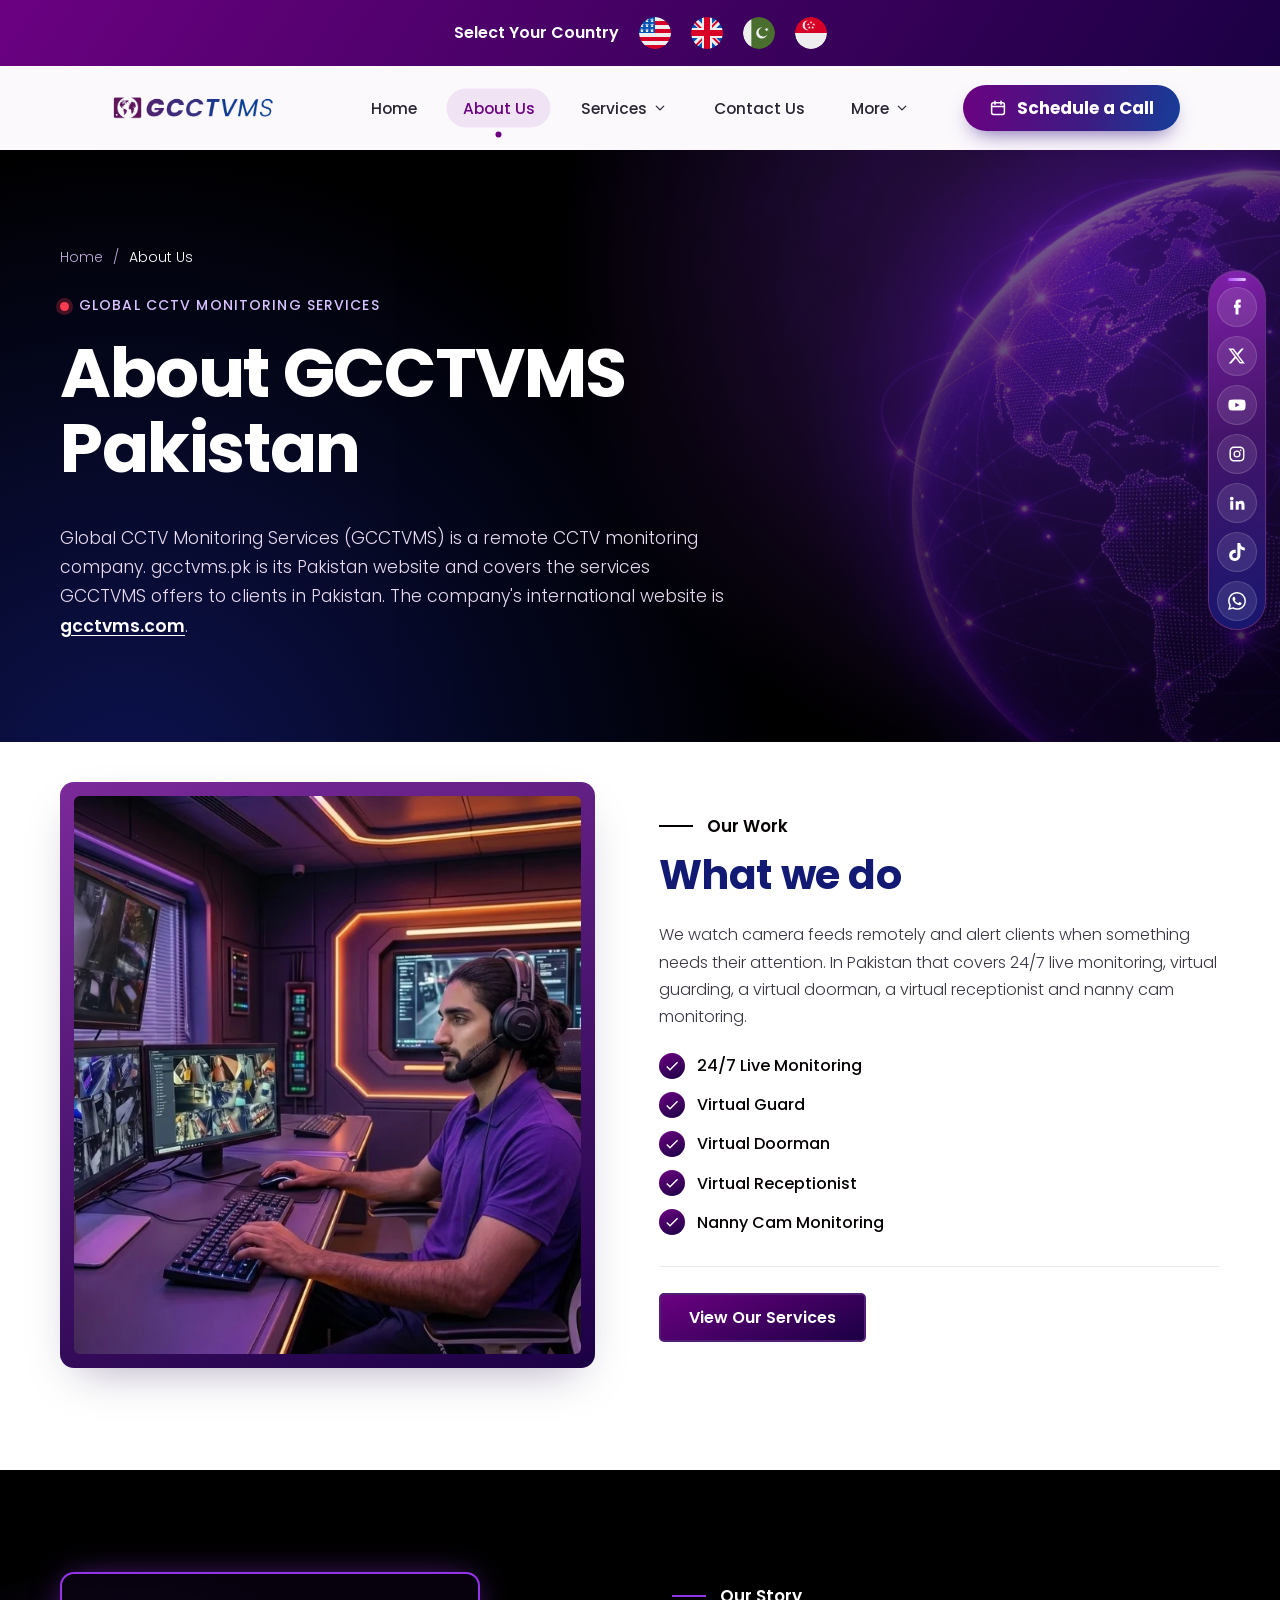
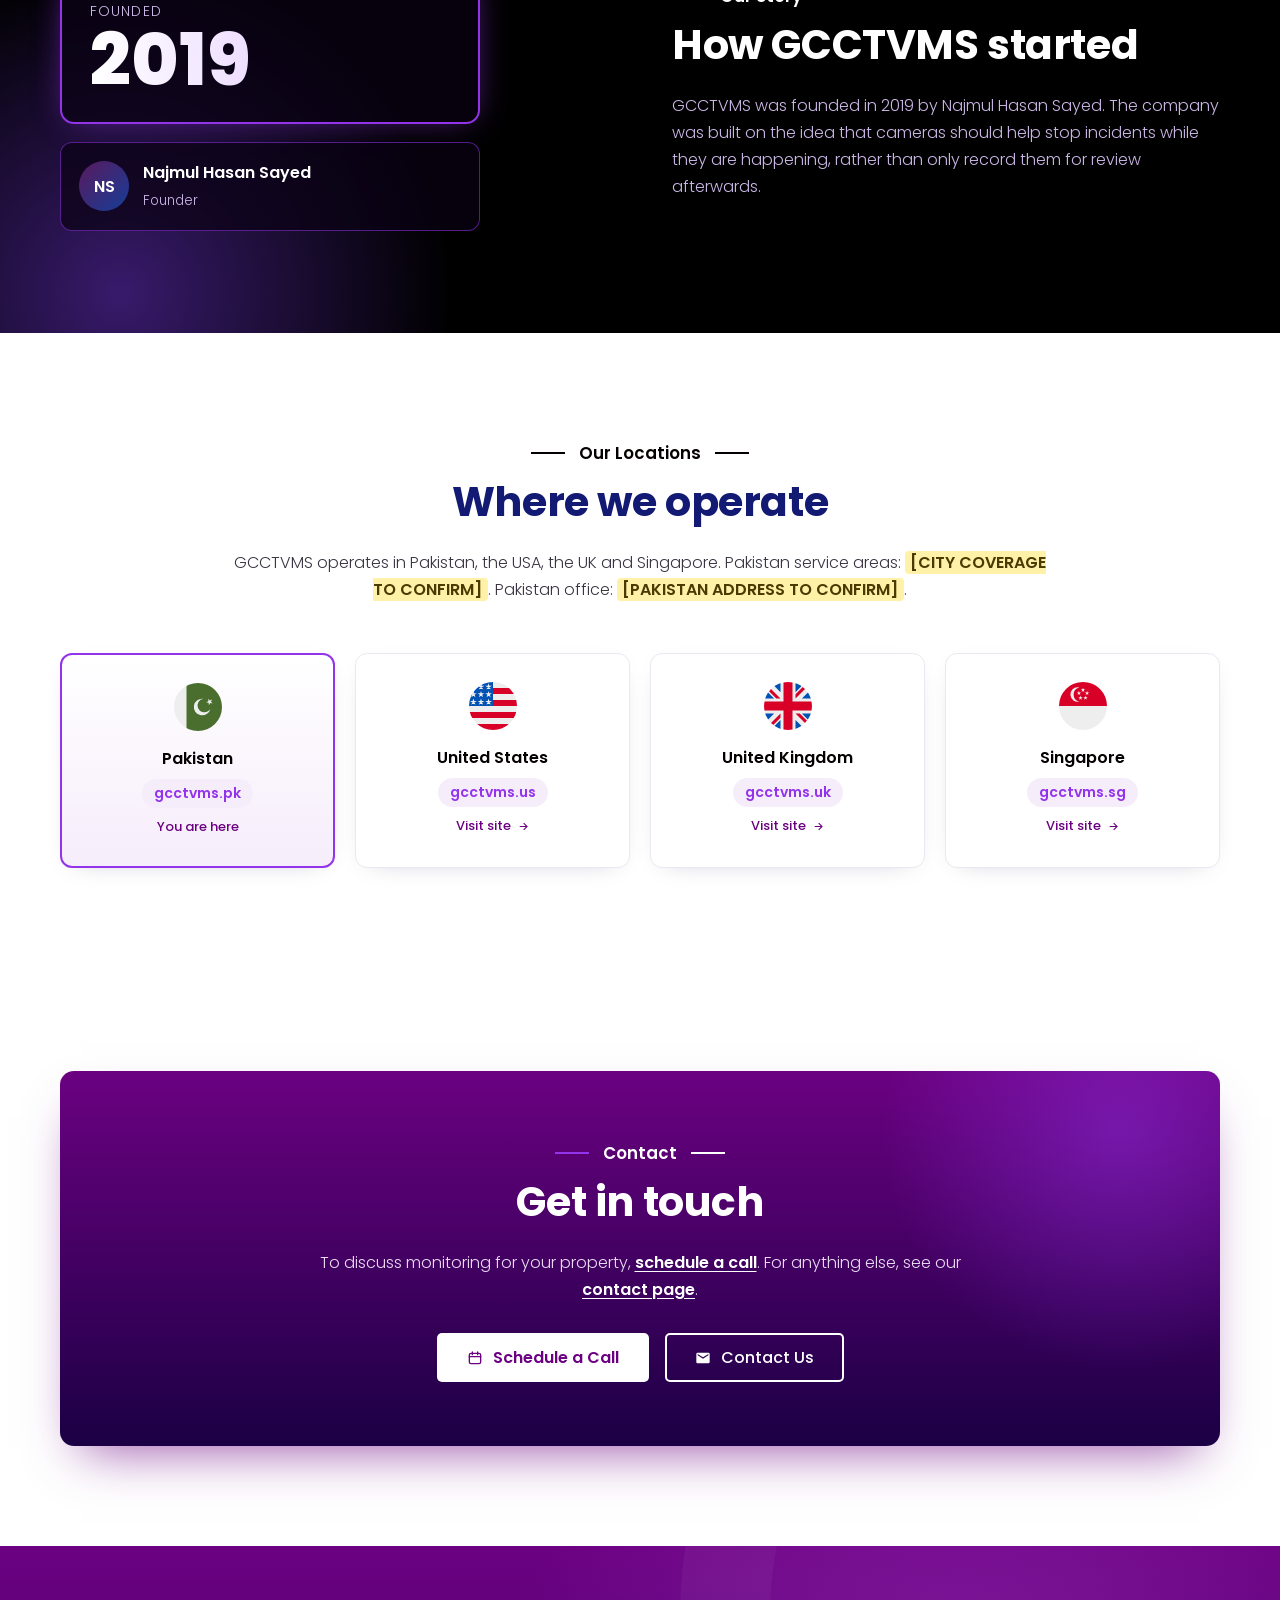
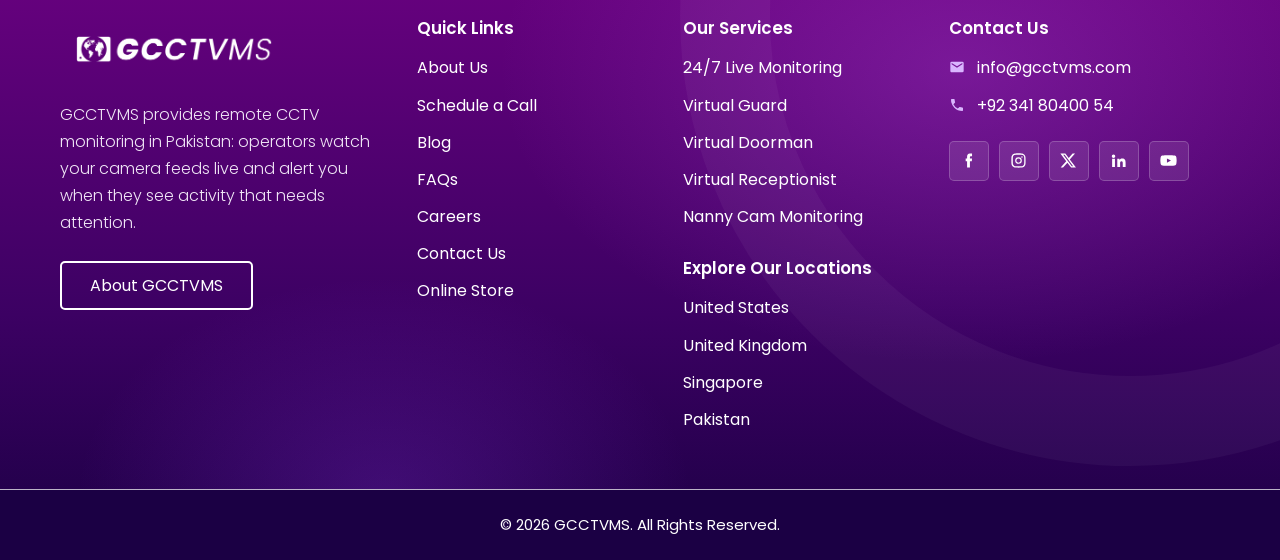
<file: about-us/index.html>
<!doctype html>
<html lang="en" class="no-js">

<head>
    <meta charset="utf-8">
    <meta name="viewport" content="width=device-width, initial-scale=1">
    <title>About GCCTVMS Pakistan | Global CCTV Monitoring Services</title>
    <meta name="description"
        content="Who is behind gcctvms.pk: GCCTVMS, a remote CCTV monitoring company founded in 2019 with operations in Pakistan, the USA, the UK and Singapore.">
    <link rel="canonical" href="https://gcctvms.pk/about-us/">
    <meta name="theme-color" content="#6B0181">

    <meta property="og:type" content="website">
    <meta property="og:title" content="About GCCTVMS Pakistan | Global CCTV Monitoring Services">
    <meta property="og:description"
        content="Who is behind gcctvms.pk: GCCTVMS, a remote CCTV monitoring company founded in 2019 with operations in Pakistan, the USA, the UK and Singapore.">
    <meta property="og:url" content="https://gcctvms.pk/about-us/">
    <meta property="og:image" content="https://gcctvms.pk/assets/img/about-control-room.webp">

    <link rel="icon" href="../assets/img/favicon.png" type="image/png">
    <link rel="apple-touch-icon" href="../assets/img/favicon.png">

    <link rel="preconnect" href="https://fonts.googleapis.com">
    <link rel="preconnect" href="https://fonts.gstatic.com" crossorigin>
    <link href="https://fonts.googleapis.com/css2?family=Poppins:wght@200;300;400;500;600;700;800&display=swap"
        rel="stylesheet">
    <link rel="stylesheet" href="../assets/css/style.css?v=14">

    <script type="application/ld+json">
    {
        "@context": "https://schema.org",
        "@graph": [
            {
                "@type": "AboutPage",
                "name": "About GCCTVMS Pakistan",
                "url": "https://gcctvms.pk/about-us/",
                "about": {
                    "@id": "https://gcctvms.pk/#organization"
                }
            },
            {
                "@type": "Organization",
                "@id": "https://gcctvms.pk/#organization",
                "name": "Global CCTV Monitoring Services (GCCTVMS)",
                "url": "https://gcctvms.pk",
                "logo": "https://gcctvms.pk/assets/img/logo.png",
                "sameAs": [
                    "https://gcctvms.com"
                ]
            },
            {
                "@type": "BreadcrumbList",
                "itemListElement": [
                    {
                        "@type": "ListItem",
                        "position": 1,
                        "name": "Home",
                        "item": "https://gcctvms.pk/"
                    },
                    {
                        "@type": "ListItem",
                        "position": 2,
                        "name": "About Us",
                        "item": "https://gcctvms.pk/about-us/"
                    }
                ]
            }
        ]
    }
    </script>
</head>

<body>

    <!-- Inline icon set -->
    <svg width="0" height="0" style="position:absolute" aria-hidden="true">
        <symbol id="i-phone" viewBox="0 0 24 24">
            <path fill="currentColor"
                d="M6.6 10.8a15.1 15.1 0 0 0 6.6 6.6l2.2-2.2c.3-.3.7-.4 1-.2 1.1.4 2.3.6 3.6.6.6 0 1 .4 1 1V20c0 .6-.4 1-1 1A17 17 0 0 1 3 4c0-.6.4-1 1-1h3.5c.6 0 1 .4 1 1 0 1.3.2 2.5.6 3.6.1.3 0 .7-.2 1l-2.3 2.2Z" />
        </symbol>
        <symbol id="i-mail" viewBox="0 0 24 24">
            <path fill="currentColor"
                d="M20 4H4a2 2 0 0 0-2 2v12c0 1.1.9 2 2 2h16a2 2 0 0 0 2-2V6a2 2 0 0 0-2-2Zm0 4-8 5-8-5V6l8 5 8-5v2Z" />
        </symbol>
        <symbol id="i-pin" viewBox="0 0 24 24">
            <path fill="currentColor"
                d="M12 2a7 7 0 0 0-7 7c0 5.2 7 13 7 13s7-7.8 7-13a7 7 0 0 0-7-7Zm0 9.5A2.5 2.5 0 1 1 12 6.5a2.5 2.5 0 0 1 0 5Z" />
        </symbol>
        <symbol id="i-cart" viewBox="0 0 24 24">
            <path fill="currentColor"
                d="M7 18a2 2 0 1 0 0 4 2 2 0 0 0 0-4Zm10 0a2 2 0 1 0 0 4 2 2 0 0 0 0-4ZM7.2 14.8h9.9c.8 0 1.4-.4 1.8-1.1L22 7H6.2L5.3 5H2v2h2l3.6 7.6-1.4 2.4H19v-2H7.6l.6-1.2Z" />
        </symbol>
        <symbol id="i-check" viewBox="0 0 24 24">
            <path fill="currentColor" d="M9 16.2 4.8 12l-1.4 1.4L9 19 21 7l-1.4-1.4z" />
        </symbol>
        <symbol id="i-arrow" viewBox="0 0 24 24">
            <path fill="currentColor" d="M5 11h11.2l-4.6-4.6L13 5l7 7-7 7-1.4-1.4 4.6-4.6H5z" />
        </symbol>
        <symbol id="i-camera" viewBox="0 0 24 24">
            <path fill="currentColor"
                d="M21.6 6.4 15 3.2a1 1 0 0 0-1.3.5l-3 6.4a1 1 0 0 0 .5 1.3l1.4.7-1.2 2.6H7v-2H3v8h4v-2h5c.4 0 .7-.2.9-.6l1.6-3.4 1.1.5a1 1 0 0 0 1.3-.5l3-6.4a1 1 0 0 0-.3-1.5Z" />
        </symbol>
        <symbol id="i-monitor" viewBox="0 0 24 24">
            <path fill="currentColor"
                d="M21 3H3a2 2 0 0 0-2 2v11c0 1.1.9 2 2 2h7v2H8v2h8v-2h-2v-2h7a2 2 0 0 0 2-2V5a2 2 0 0 0-2-2Zm0 13H3V5h18v11Zm-9-9.5L9 11h2v3h2v-3h2l-3-4.5Z" />
        </symbol>
        <symbol id="i-door" viewBox="0 0 24 24">
            <path fill="currentColor" d="M19 19V4a1 1 0 0 0-1-1H6a1 1 0 0 0-1 1v15H3v2h18v-2h-2Zm-4-6h-2v-2h2v2Z" />
        </symbol>
        <symbol id="i-shield" viewBox="0 0 24 24">
            <path fill="none" stroke="currentColor" stroke-width="2" stroke-linejoin="round"
                d="M12 2 4 5.5v5.8c0 5 3.4 9.4 8 10.7 4.6-1.3 8-5.7 8-10.7V5.5L12 2Z" />
            <path fill="none" stroke="currentColor" stroke-width="2" stroke-linecap="round" stroke-linejoin="round"
                d="m8.5 12 2.5 2.5 4.5-5" />
        </symbol>
        <symbol id="i-globe" viewBox="0 0 24 24">
            <path fill="currentColor"
                d="M12 2a10 10 0 1 0 0 20 10 10 0 0 0 0-20Zm6.9 6h-2.9a15.7 15.7 0 0 0-1.4-3.6A8 8 0 0 1 18.9 8ZM12 4c.8 1.2 1.5 2.5 1.9 4h-3.8c.4-1.5 1.1-2.8 1.9-4ZM4.3 14a8.2 8.2 0 0 1 0-4h3.4a16.5 16.5 0 0 0 0 4H4.3Zm.8 2h2.9c.3 1.3.8 2.5 1.4 3.6A8 8 0 0 1 5.1 16ZM8 8H5.1a8 8 0 0 1 4.3-3.6C8.8 5.5 8.3 6.7 8 8Zm4 12c-.8-1.2-1.5-2.5-1.9-4h3.8c-.4 1.5-1.1 2.8-1.9 4Zm2.3-6H9.7a14.7 14.7 0 0 1 0-4h4.6a14.7 14.7 0 0 1 0 4Zm.3 5.6c.6-1.1 1.1-2.3 1.4-3.6h2.9a8 8 0 0 1-4.3 3.6Zm1.7-5.6a16.5 16.5 0 0 0 0-4h3.4a8.2 8.2 0 0 1 0 4h-3.4Z" />
        </symbol>
        <symbol id="i-chev" viewBox="0 0 24 24">
            <path fill="none" stroke="currentColor" stroke-width="2" stroke-linecap="round" stroke-linejoin="round"
                d="m6 9 6 6 6-6" />
        </symbol>
        <symbol id="i-cal" viewBox="0 0 24 24">
            <rect x="3.5" y="5" width="17" height="15.5" rx="2.5" fill="none" stroke="currentColor" stroke-width="2" />
            <path fill="none" stroke="currentColor" stroke-width="2" stroke-linecap="round"
                d="M3.5 10h17M8 3v4M16 3v4" />
        </symbol>
        <symbol id="i-mic" viewBox="0 0 24 24">
            <path fill="currentColor"
                d="M12 14a3 3 0 0 0 3-3V5a3 3 0 0 0-6 0v6a3 3 0 0 0 3 3Zm5.3-3a5.3 5.3 0 0 1-10.6 0H5c0 3.4 2.7 6.2 6 6.7V21h2v-3.3c3.3-.5 6-3.3 6-6.7h-1.7Z" />
        </symbol>
        <symbol id="i-grid" viewBox="0 0 24 24">
            <path fill="currentColor" d="M3 3h8v8H3V3Zm10 0h8v8h-8V3ZM3 13h8v8H3v-8Zm10 0h8v8h-8v-8Z" />
        </symbol>
        <symbol id="i-star" viewBox="0 0 24 24">
            <path fill="currentColor" d="m12 17.3 6.2 3.7-1.6-7L22 9.2l-7.2-.6L12 2 9.2 8.6 2 9.2 7.4 14l-1.6 7z" />
        </symbol>
        <symbol id="i-quote" viewBox="0 0 24 24">
            <path fill="currentColor" d="M6 17h3l2-4V7H5v6h3l-2 4Zm8 0h3l2-4V7h-6v6h3l-2 4Z" />
        </symbol>
        <symbol id="i-fb" viewBox="0 0 24 24">
            <path fill="currentColor" d="M14 9V7c0-.8.5-1 1-1h2V2h-3c-3 0-4 2-4 4.5V9H8v4h2v9h4v-9h2.7l.3-4h-3Z" />
        </symbol>
        <symbol id="i-ig" viewBox="0 0 24 24">
            <path fill="currentColor"
                d="M12 7.3a4.7 4.7 0 1 0 0 9.4 4.7 4.7 0 0 0 0-9.4Zm0 7.7a3 3 0 1 1 0-6 3 3 0 0 1 0 6Zm6-7.9a1.1 1.1 0 1 1-2.2 0 1.1 1.1 0 0 1 2.2 0ZM21.9 8c0-1.6-.4-3-1.6-4.2S17.6 2.1 16 2c-1.6-.1-6.4-.1-8 0-1.6.1-3 .4-4.2 1.6S2.1 6.4 2 8c-.1 1.6-.1 6.4 0 8 .1 1.6.4 3 1.6 4.2S6.4 21.9 8 22c1.6.1 6.4.1 8 0 1.6-.1 3-.4 4.2-1.6s1.6-2.6 1.7-4.2c.1-1.6.1-6.4 0-8Zm-2.1 9.8a3.3 3.3 0 0 1-1.8 1.8c-1.3.5-4.3.4-5.9.4s-4.6.1-5.9-.4a3.3 3.3 0 0 1-1.8-1.8c-.5-1.3-.4-4.3-.4-5.8s-.1-4.6.4-5.9A3.3 3.3 0 0 1 6.1 4.3C7.4 3.8 10.4 3.9 12 3.9s4.6-.1 5.9.4a3.3 3.3 0 0 1 1.8 1.8c.5 1.3.4 4.3.4 5.9s.1 4.5-.3 5.8Z" />
        </symbol>
        <symbol id="i-x" viewBox="0 0 24 24">
            <path fill="currentColor"
                d="M17.8 2h3.4l-7.4 8.5L22.5 22h-6.8l-5.3-7-6.1 7H.9l7.9-9L.5 2h7l4.8 6.4L17.8 2Zm-1.2 18h1.9L6.5 4H4.5l12.1 16Z" />
        </symbol>
        <symbol id="i-in" viewBox="0 0 24 24">
            <path fill="currentColor"
                d="M4.98 3.5a2.5 2.5 0 1 1 0 5 2.5 2.5 0 0 1 0-5ZM3 9.5h4V21H3V9.5Zm6.5 0h3.8v1.6h.1c.5-1 1.8-2 3.8-2 4 0 4.8 2.6 4.8 6.1V21h-4v-5.1c0-1.2 0-2.8-1.7-2.8s-2 1.3-2 2.7V21h-4V9.5Z" />
        </symbol>
        <symbol id="i-yt" viewBox="0 0 24 24">
            <path fill="currentColor"
                d="M23 7.2a3 3 0 0 0-2.1-2.1C19 4.6 12 4.6 12 4.6s-7 0-8.9.5A3 3 0 0 0 1 7.2 31 31 0 0 0 .5 12a31 31 0 0 0 .5 4.8 3 3 0 0 0 2.1 2.1c1.9.5 8.9.5 8.9.5s7 0 8.9-.5a3 3 0 0 0 2.1-2.1 31 31 0 0 0 .5-4.8 31 31 0 0 0-.5-4.8ZM9.8 15V9l5.7 3-5.7 3Z" />
        </symbol>
        <symbol id="i-tt" viewBox="0 0 24 24">
            <path fill="currentColor"
                d="M12.5.02c1.3-.02 2.6-.01 3.9-.02.08 1.53.63 3.09 1.75 4.17 1.12 1.11 2.7 1.62 4.24 1.79v4.03c-1.44-.05-2.89-.35-4.2-.97-.57-.26-1.1-.59-1.62-.93-.01 2.92.01 5.84-.02 8.75-.08 1.4-.54 2.79-1.35 3.94-1.31 1.92-3.58 3.17-5.91 3.21-1.43.08-2.86-.31-4.08-1.03-2.02-1.19-3.44-3.37-3.65-5.71-.02-.5-.03-1-.01-1.49.18-1.9 1.12-3.72 2.58-4.96 1.66-1.44 3.98-2.13 6.15-1.72.02 1.48-.04 2.96-.04 4.44-.99-.32-2.15-.23-3.02.37-.63.41-1.11 1.04-1.36 1.75-.21.51-.15 1.07-.14 1.61.24 1.64 1.82 3.02 3.5 2.87 1.12-.01 2.19-.66 2.77-1.61.19-.33.4-.67.41-1.06.1-1.79.06-3.57.07-5.36.01-4.03-.01-8.05.02-12.07Z" />
        </symbol>
        <symbol id="i-wa" viewBox="0 0 24 24">
            <path fill="currentColor"
                d="M17.47 14.38c-.3-.15-1.76-.87-2.03-.97-.27-.1-.47-.15-.67.15-.2.3-.77.97-.94 1.16-.17.2-.35.22-.64.08-.3-.15-1.26-.46-2.39-1.48-.88-.79-1.48-1.76-1.65-2.06-.17-.3-.02-.46.13-.61.13-.13.3-.35.45-.52.15-.17.2-.3.3-.5.1-.2.05-.37-.03-.52-.07-.15-.67-1.61-.92-2.21-.24-.58-.49-.5-.67-.51h-.57c-.2 0-.52.07-.79.37-.27.3-1.04 1.02-1.04 2.48 0 1.46 1.07 2.88 1.21 3.07.15.2 2.1 3.2 5.08 4.49.71.31 1.26.49 1.7.63.71.23 1.36.2 1.87.12.57-.09 1.76-.72 2-1.41.25-.7.25-1.29.18-1.41-.08-.13-.27-.2-.57-.35m-5.42 7.4h-.01a9.87 9.87 0 0 1-5.03-1.38l-.36-.21-3.74.98 1-3.65-.24-.37a9.86 9.86 0 0 1-1.51-5.26c0-5.45 4.44-9.88 9.89-9.88 2.64 0 5.12 1.03 6.99 2.9a9.82 9.82 0 0 1 2.89 6.99c0 5.45-4.44 9.88-9.89 9.88m8.41-18.3A11.82 11.82 0 0 0 12.05 0C5.5 0 .16 5.34.16 11.89c0 2.1.55 4.14 1.59 5.95L.06 24l6.3-1.65a11.88 11.88 0 0 0 5.69 1.45c6.55 0 11.89-5.34 11.89-11.89a11.82 11.82 0 0 0-3.48-8.41Z" />
        </symbol>
        <symbol id="i-user" viewBox="0 0 24 24">
            <path fill="none" stroke="currentColor" stroke-width="2" stroke-linecap="round"
                d="M4 21v-1a6 6 0 0 1 6-6h4a6 6 0 0 1 6 6v1M12 11a4 4 0 1 0 0-8 4 4 0 0 0 0 8Z" />
        </symbol>
        <symbol id="i-home" viewBox="0 0 24 24">
            <path fill="none" stroke="currentColor" stroke-width="2" stroke-linejoin="round"
                d="M3 10.5 12 3l9 7.5V21h-6v-6H9v6H3V10.5Z" />
        </symbol>
        <symbol id="i-bolt" viewBox="0 0 24 24">
            <path fill="currentColor" d="M13 2 4 14h7l-1 8 9-12h-7l1-8Z" />
        </symbol>
        <symbol id="i-share" viewBox="0 0 24 24">
            <path fill="none" stroke="currentColor" stroke-width="2" stroke-linecap="round"
                d="M8.6 13.5l6.8 4M15.4 6.5l-6.8 4" />
            <circle cx="18" cy="5" r="3" fill="none" stroke="currentColor" stroke-width="2" />
            <circle cx="6" cy="12" r="3" fill="none" stroke="currentColor" stroke-width="2" />
            <circle cx="18" cy="19" r="3" fill="none" stroke="currentColor" stroke-width="2" />
        </symbol>
    </svg>

    <a class="skip" href="#main">Skip to content</a>

    <!-- Country bar -->
    <div class="topbar">
        <div class="container topbar__inner">
            <div class="countries">
                <span>Select Your Country</span>
                <a href="https://gcctvms.us/" title="United States"><img src="../assets/img/flag-us.svg"
                        alt="United States" width="30" height="30"></a>
                <a href="https://gcctvms.uk/" title="United Kingdom"><img src="../assets/img/flag-gb.svg"
                        alt="United Kingdom" width="30" height="30"></a>
                <a href="https://gcctvms.pk/" title="Pakistan" class="is-current" aria-current="true"><img
                        src="../assets/img/flag-pk.svg" alt="Pakistan" width="30" height="30"></a>
                <a href="https://gcctvms.sg/" title="Singapore"><img src="../assets/img/flag-sg.svg" alt="Singapore"
                        width="30" height="30"></a>
            </div>
        </div>
    </div>

    <!-- Header -->
    <header class="header" id="header">
        <div class="container header__inner">
            <a class="logo" href="/" aria-label="GCCTVMS Pakistan home">
                <img src="../assets/img/logo.png" alt="GCCTVMS" width="190" height="49">
            </a>

            <nav class="nav" id="nav" aria-label="Main">
                <a href="/" class="nav__link">Home</a>
                <a href="/about-us/" class="nav__link is-active" aria-current="page">About Us</a>
                <div class="nav__item has-menu">
                    <button class="nav__link nav__toggle" type="button" aria-expanded="false">Services <svg
                            class="ic chev">
                            <use href="#i-chev" />
                        </svg></button>
                    <div class="submenu">
                        <a href="/services/24-7-live-cctv-monitoring/">24/7 Live Monitoring</a>
                        <a href="/services/virtual-guard/">Virtual Guard</a>
                        <a href="/services/virtual-doorman/">Virtual Doorman</a>
                        <a href="/services/virtual-receptionist/">Virtual Receptionist</a>
                        <a href="/services/nanny-cam-monitoring/">Nanny Cam Monitoring</a>
                    </div>
                </div>
                <a href="/contact-us/" class="nav__link">Contact Us</a>
                <div class="nav__item has-menu">
                    <button class="nav__link nav__toggle" type="button" aria-expanded="false">More <svg class="ic chev">
                            <use href="#i-chev" />
                        </svg></button>
                    <div class="submenu">
                        <a href="/blog/">Blog</a>
                        <a href="/faqs/">FAQs</a>
                        <a href="/careers/">Careers</a>
                        <a href="https://gcctvmspk.com/" target="_blank" rel="noopener">Online Store</a>
                    </div>
                </div>
                <a class="btn-call nav__cta" href="https://cal.com/mudassirali/30min" target="_blank" rel="noopener"><svg class="ic">
                        <use href="#i-cal" />
                    </svg>Schedule a Call</a>
            </nav>

            <div class="header__actions">
                <a class="btn-call header__cta" href="https://cal.com/mudassirali/30min" target="_blank" rel="noopener"><svg class="ic">
                        <use href="#i-cal" />
                    </svg>Schedule a Call</a>
                <button class="burger" id="burger" aria-label="Open menu" aria-expanded="false"
                    aria-controls="nav"><span></span><span></span><span></span></button>
            </div>
        </div>
    </header>

    <!-- Floating social bar -->
    <aside class="dock" id="dock" aria-label="Social media">
        <div class="dock__panel">
            <button class="dock__toggle" type="button" aria-controls="dockIcons" aria-expanded="true"
                aria-label="Hide social media links" title="Hide social links"><svg class="ic">
                    <use href="#i-share" />
                </svg></button>
            <div class="dock__icons" id="dockIcons">
                <a class="dock__ic dock__ic--fb" href="https://www.facebook.com/globalcctvmspakistan"
                    data-label="Facebook" aria-label="Facebook" target="_blank" rel="noopener"><svg class="ic">
                        <use href="#i-fb" />
                    </svg></a>
                <a class="dock__ic dock__ic--x" href="https://x.com/globalcctvms/" data-label="X (Twitter)"
                    aria-label="X (Twitter)" target="_blank" rel="noopener"><svg class="ic">
                        <use href="#i-x" />
                    </svg></a>
                <a class="dock__ic dock__ic--yt" href="https://www.youtube.com/@GCCTVMSOfficial" data-label="YouTube"
                    aria-label="YouTube" target="_blank" rel="noopener"><svg class="ic">
                        <use href="#i-yt" />
                    </svg></a>
                <a class="dock__ic dock__ic--ig" href="https://www.instagram.com/globalcctvmspakistan/"
                    data-label="Instagram" aria-label="Instagram" target="_blank" rel="noopener"><svg class="ic">
                        <use href="#i-ig" />
                    </svg></a>
                <a class="dock__ic dock__ic--in" href="https://www.linkedin.com/company/globalcctvms"
                    data-label="LinkedIn" aria-label="LinkedIn" target="_blank" rel="noopener"><svg class="ic">
                        <use href="#i-in" />
                    </svg></a>
                <a class="dock__ic dock__ic--tt" href="https://www.tiktok.com/@gcctvms" data-label="TikTok"
                    aria-label="TikTok" target="_blank" rel="noopener"><svg class="ic">
                        <use href="#i-tt" />
                    </svg></a>
                <a class="dock__ic dock__ic--wa" href="https://wa.me/923418040054" data-label="WhatsApp"
                    aria-label="WhatsApp" target="_blank" rel="noopener"><svg class="ic">
                        <use href="#i-wa" />
                    </svg></a>
            </div>
        </div>
    </aside>

    <main id="main">

        <!-- Page hero -->
        <section class="page-hero">
            <div class="container">
                <nav class="crumbs" aria-label="Breadcrumb">
                    <a href="/">Home</a><span aria-hidden="true">/</span><span aria-current="page">About Us</span>
                </nav>
                <span class="hero__kicker"><span class="live-dot"></span>Global CCTV Monitoring Services</span>
                <h1>About GCCTVMS Pakistan</h1>
                <p class="lead">Global CCTV Monitoring Services (GCCTVMS) is a remote CCTV monitoring company. gcctvms.pk is its Pakistan website and covers the services GCCTVMS offers to clients in Pakistan. The company's international website is <a href="https://gcctvms.com/">gcctvms.com</a>.</p>
            </div>
        </section>

        <!-- What we do -->
        <section class="section about">
            <div class="container about__grid">
                <div class="about__media reveal">
                    <div class="frame">
                        <img src="../assets/img/about-control-room.webp" alt="Monitoring operator watching live CCTV camera feeds on several screens" width="1080" height="719" loading="lazy">
                    </div>
                </div>
                <div class="reveal">
                    <span class="eyebrow">Our Work</span>
                    <h2>What we do</h2>
                    <p>We watch camera feeds remotely and alert clients when something needs their attention. In Pakistan that covers 24/7 live monitoring, virtual guarding, a virtual doorman, a virtual receptionist and nanny cam monitoring.</p>
                    <ul class="checks">
                        <li><svg class="ic"><use href="#i-check" /></svg><a href="/services/24-7-live-cctv-monitoring/">24/7 Live Monitoring</a></li>
                        <li><svg class="ic"><use href="#i-check" /></svg><a href="/services/virtual-guard/">Virtual Guard</a></li>
                        <li><svg class="ic"><use href="#i-check" /></svg><a href="/services/virtual-doorman/">Virtual Doorman</a></li>
                        <li><svg class="ic"><use href="#i-check" /></svg><a href="/services/virtual-receptionist/">Virtual Receptionist</a></li>
                        <li><svg class="ic"><use href="#i-check" /></svg><a href="/services/nanny-cam-monitoring/">Nanny Cam Monitoring</a></li>
                    </ul>
                    <div class="about__footer">
                        <a class="btn btn--primary" href="/services/">View Our Services</a>
                    </div>
                </div>
            </div>
        </section>

        <!-- How GCCTVMS started -->
        <section class="section why story">
            <div class="container why__grid">
                <div class="story__cards reveal">
                    <div class="story__year">
                        <small>Founded</small>
                        <strong>2019</strong>
                    </div>
                    <div class="story__founder">
                        <span class="ceo__avatar">NS</span>
                        <div><strong>Najmul Hasan Sayed</strong><small>Founder</small></div>
                    </div>
                </div>
                <div class="reveal">
                    <span class="eyebrow eyebrow--light">Our Story</span>
                    <h2>How GCCTVMS started</h2>
                    <p class="why__lead">GCCTVMS was founded in 2019 by Najmul Hasan Sayed. The company was built on the idea that cameras should help stop incidents while they are happening, rather than only record them for review afterwards.</p>
                </div>
            </div>
        </section>

        <!-- Where we operate -->
        <section class="section operate">
            <div class="container">
                <div class="section-head reveal">
                    <span class="eyebrow eyebrow--center">Our Locations</span>
                    <h2>Where we operate</h2>
                    <p>GCCTVMS operates in Pakistan, the USA, the UK and Singapore. Pakistan service areas: <mark class="todo">[CITY COVERAGE TO CONFIRM]</mark>. Pakistan office: <mark class="todo">[PAKISTAN ADDRESS TO CONFIRM]</mark>.</p>
                </div>
                <div class="countries-grid">
                    <a class="country-card is-current reveal" href="https://gcctvms.pk/" aria-current="true">
                        <img src="../assets/img/flag-pk.svg" alt="" width="48" height="48">
                        <strong>Pakistan</strong>
                        <span class="country-card__domain">gcctvms.pk</span><small>You are here</small>
                    </a>
                    <a class="country-card reveal" href="https://gcctvms.us/">
                        <img src="../assets/img/flag-us.svg" alt="" width="48" height="48">
                        <strong>United States</strong>
                        <span class="country-card__domain">gcctvms.us</span><small>Visit site <svg class="ic"><use href="#i-arrow" /></svg></small>
                    </a>
                    <a class="country-card reveal" href="https://gcctvms.uk/">
                        <img src="../assets/img/flag-gb.svg" alt="" width="48" height="48">
                        <strong>United Kingdom</strong>
                        <span class="country-card__domain">gcctvms.uk</span><small>Visit site <svg class="ic"><use href="#i-arrow" /></svg></small>
                    </a>
                    <a class="country-card reveal" href="https://gcctvms.sg/">
                        <img src="../assets/img/flag-sg.svg" alt="" width="48" height="48">
                        <strong>Singapore</strong>
                        <span class="country-card__domain">gcctvms.sg</span><small>Visit site <svg class="ic"><use href="#i-arrow" /></svg></small>
                    </a>
                </div>
            </div>
        </section>

        <!-- Get in touch -->
        <section class="section cta-wrap">
            <div class="container">
                <div class="cta cta--simple reveal">
                    <span class="eyebrow eyebrow--light eyebrow--center">Contact</span>
                    <h2>Get in touch</h2>
                    <p>To discuss monitoring for your property, <a href="https://cal.com/mudassirali/30min" target="_blank" rel="noopener">schedule a call</a>. For anything else, see our <a href="/contact-us/">contact page</a>.</p>
                    <div class="cta__actions">
                        <a class="btn btn--white" href="https://cal.com/mudassirali/30min" target="_blank" rel="noopener"><svg class="ic"><use href="#i-cal" /></svg>Schedule a Call</a>
                        <a class="btn btn--outline-white" href="/contact-us/"><svg class="ic"><use href="#i-mail" /></svg>Contact Us</a>
                    </div>
                </div>
            </div>
        </section>
    </main>

    <!-- Footer -->
    <footer class="footer">
        <div class="container footer__grid">
            <div>
                <a class="logo logo--footer" href="/" aria-label="GCCTVMS Pakistan home">
                    <img src="../assets/img/logo.png" alt="GCCTVMS" width="230" height="59" loading="lazy">
                </a>
                <p>GCCTVMS provides remote CCTV monitoring in Pakistan: operators watch your camera feeds live and alert
                    you when they see activity that needs attention.</p>
                <a class="btn btn--outline-white" href="/about-us/">About GCCTVMS</a>
            </div>
            <div>
                <h4>Quick Links</h4>
                <ul>
                    <li><a href="/about-us/">About Us</a></li>
                    <li><a href="https://cal.com/mudassirali/30min" target="_blank" rel="noopener">Schedule a Call</a></li>
                    <li><a href="/blog/">Blog</a></li>
                    <li><a href="/faqs/">FAQs</a></li>
                    <li><a href="/careers/">Careers</a></li>
                    <li><a href="/contact-us/">Contact Us</a></li>
                    <li><a href="https://gcctvmspk.com/" target="_blank" rel="noopener">Online Store</a></li>
                </ul>
            </div>
            <div>
                <h4>Our Services</h4>
                <ul>
                    <li><a href="/services/24-7-live-cctv-monitoring/">24/7 Live Monitoring</a></li>
                    <li><a href="/services/virtual-guard/">Virtual Guard</a></li>
                    <li><a href="/services/virtual-doorman/">Virtual Doorman</a></li>
                    <li><a href="/services/virtual-receptionist/">Virtual Receptionist</a></li>
                    <li><a href="/services/nanny-cam-monitoring/">Nanny Cam Monitoring</a></li>
                </ul>
                <h4 class="footer__sub">Explore Our Locations</h4>
                <ul>
                    <li><a href="https://gcctvms.us/">United States</a></li>
                    <li><a href="https://gcctvms.uk/">United Kingdom</a></li>
                    <li><a href="https://gcctvms.sg/">Singapore</a></li>
                    <li><a href="https://gcctvms.pk/">Pakistan</a></li>
                </ul>
            </div>
            <div>
                <h4>Contact Us</h4>
                <ul class="footer__contact">
                    <li><svg class="ic">
                            <use href="#i-mail" />
                        </svg><a href="mailto:info@gcctvms.com">info@gcctvms.com</a></li>
                    <li><svg class="ic">
                            <use href="#i-phone" />
                        </svg><a href="tel:+923418040054">+92 341 80400 54</a></li>
                </ul>
                <div class="social social--footer">
                    <a href="https://www.facebook.com/globalcctvmspakistan" aria-label="Facebook" target="_blank"
                        rel="noopener"><svg class="ic">
                            <use href="#i-fb" />
                        </svg></a>
                    <a href="https://www.instagram.com/globalcctvmspakistan/" aria-label="Instagram" target="_blank"
                        rel="noopener"><svg class="ic">
                            <use href="#i-ig" />
                        </svg></a>
                    <a href="https://x.com/globalcctvms/" aria-label="X" target="_blank" rel="noopener"><svg class="ic">
                            <use href="#i-x" />
                        </svg></a>
                    <a href="https://www.linkedin.com/company/globalcctvms" aria-label="LinkedIn" target="_blank"
                        rel="noopener"><svg class="ic">
                            <use href="#i-in" />
                        </svg></a>
                    <a href="https://www.youtube.com/@GCCTVMSOfficial" aria-label="YouTube" target="_blank"
                        rel="noopener"><svg class="ic">
                            <use href="#i-yt" />
                        </svg></a>
                </div>
            </div>
        </div>
        <div class="footer__bottom">
            <div class="container">&copy; <span id="year">2026</span> GCCTVMS. All Rights Reserved.</div>
        </div>
    </footer>

    <a class="call-float" href="tel:+923418040054" aria-label="Call GCCTVMS"><svg class="ic">
            <use href="#i-phone" />
        </svg></a>

    <script src="../assets/js/main.js?v=8" defer></script>
</body>

</html>
</file>
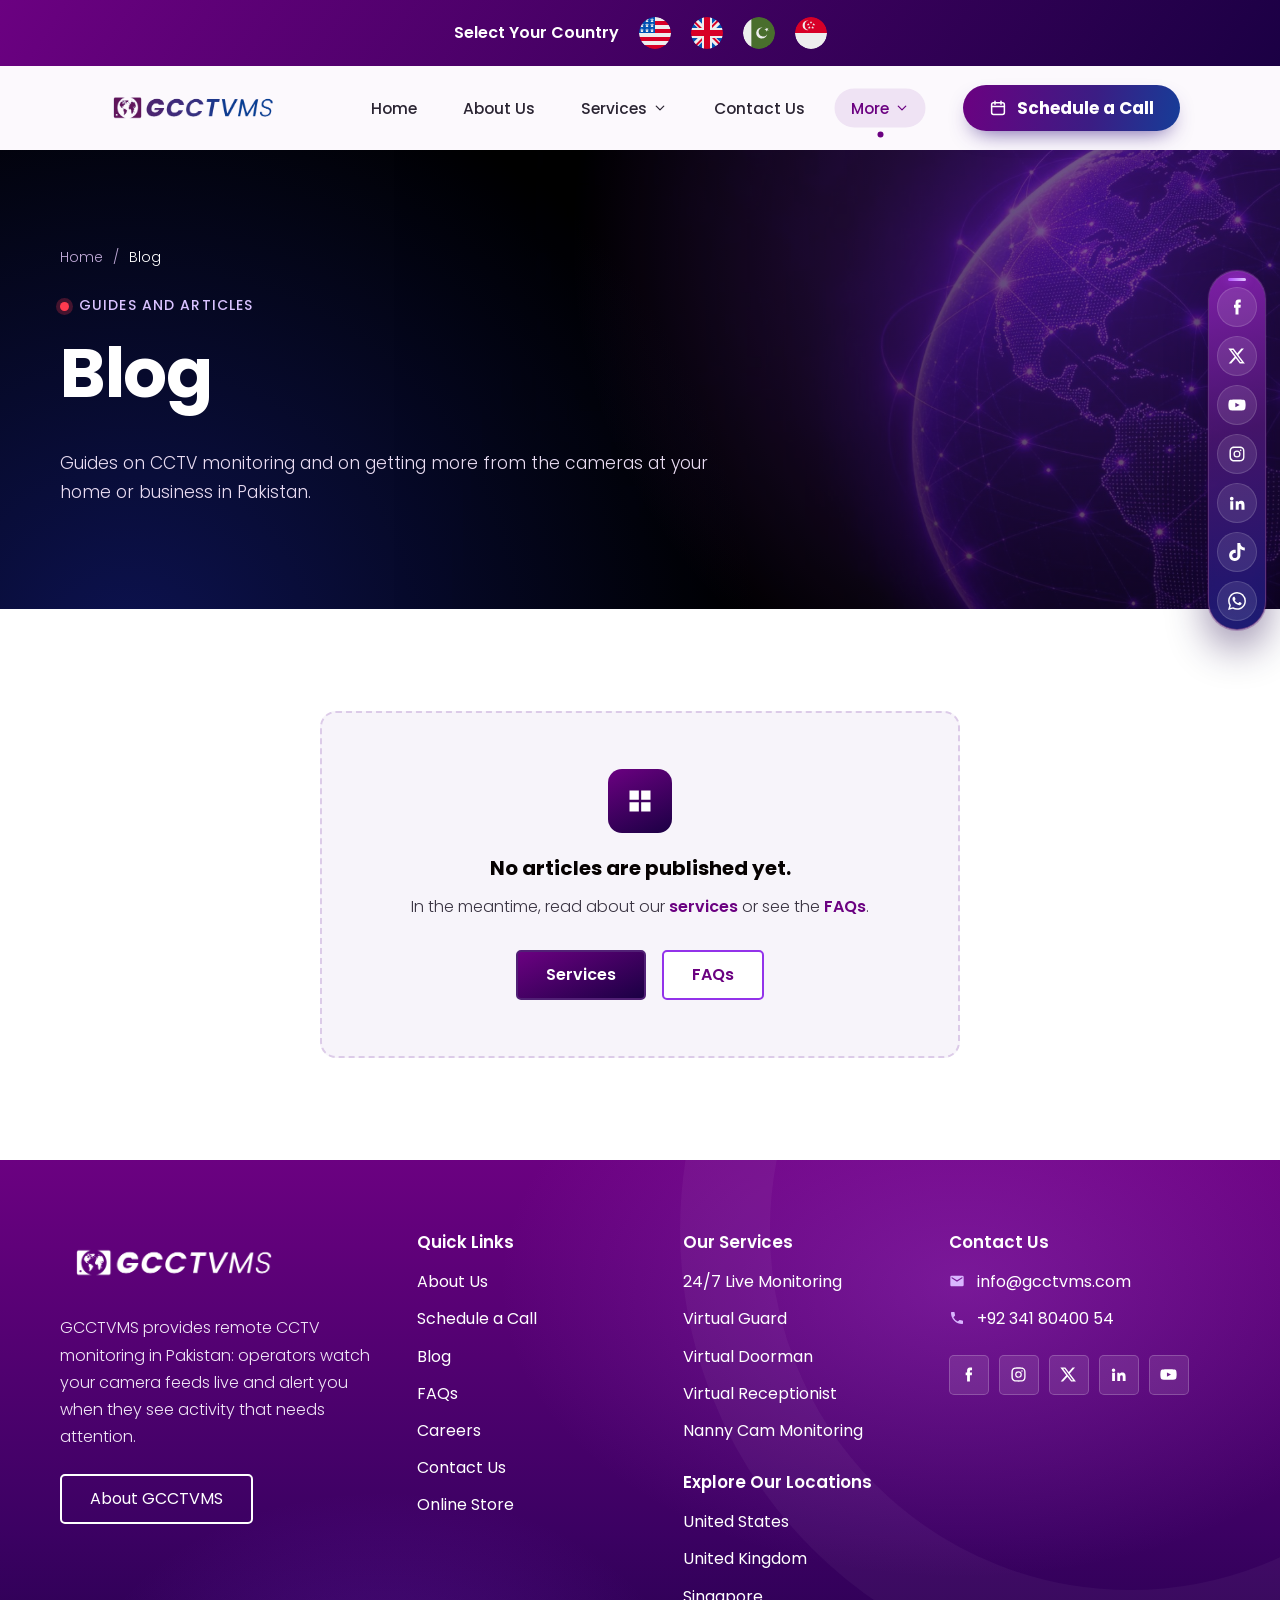
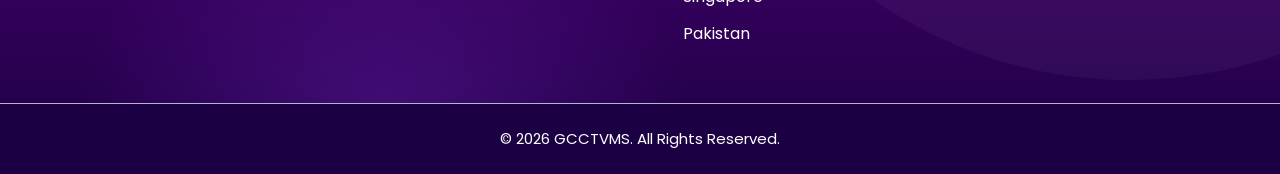
<file: blog/index.html>
<!doctype html>
<html lang="en" class="no-js">

<head>
    <meta charset="utf-8">
    <meta name="viewport" content="width=device-width, initial-scale=1">
    <title>Blog | GCCTVMS Pakistan</title>
    <meta name="description" content="Guides from GCCTVMS on CCTV monitoring, virtual guarding and keeping homes and businesses in Pakistan safer with the cameras you already have.">
    <link rel="canonical" href="https://gcctvms.pk/blog/">
    <meta name="robots" content="noindex, follow">
    <meta name="theme-color" content="#6B0181">

    <meta property="og:type" content="website">
    <meta property="og:title" content="Blog | GCCTVMS Pakistan">
    <meta property="og:description" content="Guides from GCCTVMS on CCTV monitoring, virtual guarding and keeping homes and businesses in Pakistan safer with the cameras you already have.">
    <meta property="og:url" content="https://gcctvms.pk/blog/">
    <meta property="og:image" content="https://gcctvms.pk/assets/img/about-control-room.webp">

    <link rel="icon" href="../assets/img/favicon.png" type="image/png">
    <link rel="apple-touch-icon" href="../assets/img/favicon.png">

    <link rel="preconnect" href="https://fonts.googleapis.com">
    <link rel="preconnect" href="https://fonts.gstatic.com" crossorigin>
    <link href="https://fonts.googleapis.com/css2?family=Poppins:wght@200;300;400;500;600;700;800&display=swap"
        rel="stylesheet">
    <link rel="stylesheet" href="../assets/css/style.css?v=14">

    <script type="application/ld+json">
{
  "@context": "https://schema.org",
  "@graph": [
    {
      "@type": "Blog",
      "@id": "https://gcctvms.pk/blog/#blog",
      "name": "GCCTVMS Pakistan Blog",
      "url": "https://gcctvms.pk/blog/",
      "publisher": {
        "@id": "https://gcctvms.pk/#organization"
      },
      "blogPost": []
    },
    {
      "@type": "Organization",
      "@id": "https://gcctvms.pk/#organization",
      "name": "Global CCTV Monitoring Services (GCCTVMS)",
      "url": "https://gcctvms.pk",
      "logo": "https://gcctvms.pk/assets/img/logo.png",
      "sameAs": [
        "https://gcctvms.com"
      ]
    },
    {
      "@type": "BreadcrumbList",
      "itemListElement": [
        {
          "@type": "ListItem",
          "position": 1,
          "name": "Home",
          "item": "https://gcctvms.pk/"
        },
        {
          "@type": "ListItem",
          "position": 2,
          "name": "Blog",
          "item": "https://gcctvms.pk/blog/"
        }
      ]
    }
  ]
}
    </script>
</head>

<body>

    <!-- Inline icon set -->
    <svg width="0" height="0" style="position:absolute" aria-hidden="true">
        <symbol id="i-phone" viewBox="0 0 24 24">
            <path fill="currentColor"
                d="M6.6 10.8a15.1 15.1 0 0 0 6.6 6.6l2.2-2.2c.3-.3.7-.4 1-.2 1.1.4 2.3.6 3.6.6.6 0 1 .4 1 1V20c0 .6-.4 1-1 1A17 17 0 0 1 3 4c0-.6.4-1 1-1h3.5c.6 0 1 .4 1 1 0 1.3.2 2.5.6 3.6.1.3 0 .7-.2 1l-2.3 2.2Z" />
        </symbol>
        <symbol id="i-mail" viewBox="0 0 24 24">
            <path fill="currentColor"
                d="M20 4H4a2 2 0 0 0-2 2v12c0 1.1.9 2 2 2h16a2 2 0 0 0 2-2V6a2 2 0 0 0-2-2Zm0 4-8 5-8-5V6l8 5 8-5v2Z" />
        </symbol>
        <symbol id="i-pin" viewBox="0 0 24 24">
            <path fill="currentColor"
                d="M12 2a7 7 0 0 0-7 7c0 5.2 7 13 7 13s7-7.8 7-13a7 7 0 0 0-7-7Zm0 9.5A2.5 2.5 0 1 1 12 6.5a2.5 2.5 0 0 1 0 5Z" />
        </symbol>
        <symbol id="i-cart" viewBox="0 0 24 24">
            <path fill="currentColor"
                d="M7 18a2 2 0 1 0 0 4 2 2 0 0 0 0-4Zm10 0a2 2 0 1 0 0 4 2 2 0 0 0 0-4ZM7.2 14.8h9.9c.8 0 1.4-.4 1.8-1.1L22 7H6.2L5.3 5H2v2h2l3.6 7.6-1.4 2.4H19v-2H7.6l.6-1.2Z" />
        </symbol>
        <symbol id="i-check" viewBox="0 0 24 24">
            <path fill="currentColor" d="M9 16.2 4.8 12l-1.4 1.4L9 19 21 7l-1.4-1.4z" />
        </symbol>
        <symbol id="i-arrow" viewBox="0 0 24 24">
            <path fill="currentColor" d="M5 11h11.2l-4.6-4.6L13 5l7 7-7 7-1.4-1.4 4.6-4.6H5z" />
        </symbol>
        <symbol id="i-camera" viewBox="0 0 24 24">
            <path fill="currentColor"
                d="M21.6 6.4 15 3.2a1 1 0 0 0-1.3.5l-3 6.4a1 1 0 0 0 .5 1.3l1.4.7-1.2 2.6H7v-2H3v8h4v-2h5c.4 0 .7-.2.9-.6l1.6-3.4 1.1.5a1 1 0 0 0 1.3-.5l3-6.4a1 1 0 0 0-.3-1.5Z" />
        </symbol>
        <symbol id="i-monitor" viewBox="0 0 24 24">
            <path fill="currentColor"
                d="M21 3H3a2 2 0 0 0-2 2v11c0 1.1.9 2 2 2h7v2H8v2h8v-2h-2v-2h7a2 2 0 0 0 2-2V5a2 2 0 0 0-2-2Zm0 13H3V5h18v11Zm-9-9.5L9 11h2v3h2v-3h2l-3-4.5Z" />
        </symbol>
        <symbol id="i-door" viewBox="0 0 24 24">
            <path fill="currentColor" d="M19 19V4a1 1 0 0 0-1-1H6a1 1 0 0 0-1 1v15H3v2h18v-2h-2Zm-4-6h-2v-2h2v2Z" />
        </symbol>
        <symbol id="i-shield" viewBox="0 0 24 24">
            <path fill="none" stroke="currentColor" stroke-width="2" stroke-linejoin="round"
                d="M12 2 4 5.5v5.8c0 5 3.4 9.4 8 10.7 4.6-1.3 8-5.7 8-10.7V5.5L12 2Z" />
            <path fill="none" stroke="currentColor" stroke-width="2" stroke-linecap="round" stroke-linejoin="round"
                d="m8.5 12 2.5 2.5 4.5-5" />
        </symbol>
        <symbol id="i-globe" viewBox="0 0 24 24">
            <path fill="currentColor"
                d="M12 2a10 10 0 1 0 0 20 10 10 0 0 0 0-20Zm6.9 6h-2.9a15.7 15.7 0 0 0-1.4-3.6A8 8 0 0 1 18.9 8ZM12 4c.8 1.2 1.5 2.5 1.9 4h-3.8c.4-1.5 1.1-2.8 1.9-4ZM4.3 14a8.2 8.2 0 0 1 0-4h3.4a16.5 16.5 0 0 0 0 4H4.3Zm.8 2h2.9c.3 1.3.8 2.5 1.4 3.6A8 8 0 0 1 5.1 16ZM8 8H5.1a8 8 0 0 1 4.3-3.6C8.8 5.5 8.3 6.7 8 8Zm4 12c-.8-1.2-1.5-2.5-1.9-4h3.8c-.4 1.5-1.1 2.8-1.9 4Zm2.3-6H9.7a14.7 14.7 0 0 1 0-4h4.6a14.7 14.7 0 0 1 0 4Zm.3 5.6c.6-1.1 1.1-2.3 1.4-3.6h2.9a8 8 0 0 1-4.3 3.6Zm1.7-5.6a16.5 16.5 0 0 0 0-4h3.4a8.2 8.2 0 0 1 0 4h-3.4Z" />
        </symbol>
        <symbol id="i-chev" viewBox="0 0 24 24">
            <path fill="none" stroke="currentColor" stroke-width="2" stroke-linecap="round" stroke-linejoin="round"
                d="m6 9 6 6 6-6" />
        </symbol>
        <symbol id="i-cal" viewBox="0 0 24 24">
            <rect x="3.5" y="5" width="17" height="15.5" rx="2.5" fill="none" stroke="currentColor" stroke-width="2" />
            <path fill="none" stroke="currentColor" stroke-width="2" stroke-linecap="round"
                d="M3.5 10h17M8 3v4M16 3v4" />
        </symbol>
        <symbol id="i-mic" viewBox="0 0 24 24">
            <path fill="currentColor"
                d="M12 14a3 3 0 0 0 3-3V5a3 3 0 0 0-6 0v6a3 3 0 0 0 3 3Zm5.3-3a5.3 5.3 0 0 1-10.6 0H5c0 3.4 2.7 6.2 6 6.7V21h2v-3.3c3.3-.5 6-3.3 6-6.7h-1.7Z" />
        </symbol>
        <symbol id="i-grid" viewBox="0 0 24 24">
            <path fill="currentColor" d="M3 3h8v8H3V3Zm10 0h8v8h-8V3ZM3 13h8v8H3v-8Zm10 0h8v8h-8v-8Z" />
        </symbol>
        <symbol id="i-star" viewBox="0 0 24 24">
            <path fill="currentColor" d="m12 17.3 6.2 3.7-1.6-7L22 9.2l-7.2-.6L12 2 9.2 8.6 2 9.2 7.4 14l-1.6 7z" />
        </symbol>
        <symbol id="i-quote" viewBox="0 0 24 24">
            <path fill="currentColor" d="M6 17h3l2-4V7H5v6h3l-2 4Zm8 0h3l2-4V7h-6v6h3l-2 4Z" />
        </symbol>
        <symbol id="i-fb" viewBox="0 0 24 24">
            <path fill="currentColor" d="M14 9V7c0-.8.5-1 1-1h2V2h-3c-3 0-4 2-4 4.5V9H8v4h2v9h4v-9h2.7l.3-4h-3Z" />
        </symbol>
        <symbol id="i-ig" viewBox="0 0 24 24">
            <path fill="currentColor"
                d="M12 7.3a4.7 4.7 0 1 0 0 9.4 4.7 4.7 0 0 0 0-9.4Zm0 7.7a3 3 0 1 1 0-6 3 3 0 0 1 0 6Zm6-7.9a1.1 1.1 0 1 1-2.2 0 1.1 1.1 0 0 1 2.2 0ZM21.9 8c0-1.6-.4-3-1.6-4.2S17.6 2.1 16 2c-1.6-.1-6.4-.1-8 0-1.6.1-3 .4-4.2 1.6S2.1 6.4 2 8c-.1 1.6-.1 6.4 0 8 .1 1.6.4 3 1.6 4.2S6.4 21.9 8 22c1.6.1 6.4.1 8 0 1.6-.1 3-.4 4.2-1.6s1.6-2.6 1.7-4.2c.1-1.6.1-6.4 0-8Zm-2.1 9.8a3.3 3.3 0 0 1-1.8 1.8c-1.3.5-4.3.4-5.9.4s-4.6.1-5.9-.4a3.3 3.3 0 0 1-1.8-1.8c-.5-1.3-.4-4.3-.4-5.8s-.1-4.6.4-5.9A3.3 3.3 0 0 1 6.1 4.3C7.4 3.8 10.4 3.9 12 3.9s4.6-.1 5.9.4a3.3 3.3 0 0 1 1.8 1.8c.5 1.3.4 4.3.4 5.9s.1 4.5-.3 5.8Z" />
        </symbol>
        <symbol id="i-x" viewBox="0 0 24 24">
            <path fill="currentColor"
                d="M17.8 2h3.4l-7.4 8.5L22.5 22h-6.8l-5.3-7-6.1 7H.9l7.9-9L.5 2h7l4.8 6.4L17.8 2Zm-1.2 18h1.9L6.5 4H4.5l12.1 16Z" />
        </symbol>
        <symbol id="i-in" viewBox="0 0 24 24">
            <path fill="currentColor"
                d="M4.98 3.5a2.5 2.5 0 1 1 0 5 2.5 2.5 0 0 1 0-5ZM3 9.5h4V21H3V9.5Zm6.5 0h3.8v1.6h.1c.5-1 1.8-2 3.8-2 4 0 4.8 2.6 4.8 6.1V21h-4v-5.1c0-1.2 0-2.8-1.7-2.8s-2 1.3-2 2.7V21h-4V9.5Z" />
        </symbol>
        <symbol id="i-yt" viewBox="0 0 24 24">
            <path fill="currentColor"
                d="M23 7.2a3 3 0 0 0-2.1-2.1C19 4.6 12 4.6 12 4.6s-7 0-8.9.5A3 3 0 0 0 1 7.2 31 31 0 0 0 .5 12a31 31 0 0 0 .5 4.8 3 3 0 0 0 2.1 2.1c1.9.5 8.9.5 8.9.5s7 0 8.9-.5a3 3 0 0 0 2.1-2.1 31 31 0 0 0 .5-4.8 31 31 0 0 0-.5-4.8ZM9.8 15V9l5.7 3-5.7 3Z" />
        </symbol>
        <symbol id="i-tt" viewBox="0 0 24 24">
            <path fill="currentColor"
                d="M12.5.02c1.3-.02 2.6-.01 3.9-.02.08 1.53.63 3.09 1.75 4.17 1.12 1.11 2.7 1.62 4.24 1.79v4.03c-1.44-.05-2.89-.35-4.2-.97-.57-.26-1.1-.59-1.62-.93-.01 2.92.01 5.84-.02 8.75-.08 1.4-.54 2.79-1.35 3.94-1.31 1.92-3.58 3.17-5.91 3.21-1.43.08-2.86-.31-4.08-1.03-2.02-1.19-3.44-3.37-3.65-5.71-.02-.5-.03-1-.01-1.49.18-1.9 1.12-3.72 2.58-4.96 1.66-1.44 3.98-2.13 6.15-1.72.02 1.48-.04 2.96-.04 4.44-.99-.32-2.15-.23-3.02.37-.63.41-1.11 1.04-1.36 1.75-.21.51-.15 1.07-.14 1.61.24 1.64 1.82 3.02 3.5 2.87 1.12-.01 2.19-.66 2.77-1.61.19-.33.4-.67.41-1.06.1-1.79.06-3.57.07-5.36.01-4.03-.01-8.05.02-12.07Z" />
        </symbol>
        <symbol id="i-wa" viewBox="0 0 24 24">
            <path fill="currentColor"
                d="M17.47 14.38c-.3-.15-1.76-.87-2.03-.97-.27-.1-.47-.15-.67.15-.2.3-.77.97-.94 1.16-.17.2-.35.22-.64.08-.3-.15-1.26-.46-2.39-1.48-.88-.79-1.48-1.76-1.65-2.06-.17-.3-.02-.46.13-.61.13-.13.3-.35.45-.52.15-.17.2-.3.3-.5.1-.2.05-.37-.03-.52-.07-.15-.67-1.61-.92-2.21-.24-.58-.49-.5-.67-.51h-.57c-.2 0-.52.07-.79.37-.27.3-1.04 1.02-1.04 2.48 0 1.46 1.07 2.88 1.21 3.07.15.2 2.1 3.2 5.08 4.49.71.31 1.26.49 1.7.63.71.23 1.36.2 1.87.12.57-.09 1.76-.72 2-1.41.25-.7.25-1.29.18-1.41-.08-.13-.27-.2-.57-.35m-5.42 7.4h-.01a9.87 9.87 0 0 1-5.03-1.38l-.36-.21-3.74.98 1-3.65-.24-.37a9.86 9.86 0 0 1-1.51-5.26c0-5.45 4.44-9.88 9.89-9.88 2.64 0 5.12 1.03 6.99 2.9a9.82 9.82 0 0 1 2.89 6.99c0 5.45-4.44 9.88-9.89 9.88m8.41-18.3A11.82 11.82 0 0 0 12.05 0C5.5 0 .16 5.34.16 11.89c0 2.1.55 4.14 1.59 5.95L.06 24l6.3-1.65a11.88 11.88 0 0 0 5.69 1.45c6.55 0 11.89-5.34 11.89-11.89a11.82 11.82 0 0 0-3.48-8.41Z" />
        </symbol>
        <symbol id="i-user" viewBox="0 0 24 24">
            <path fill="none" stroke="currentColor" stroke-width="2" stroke-linecap="round"
                d="M4 21v-1a6 6 0 0 1 6-6h4a6 6 0 0 1 6 6v1M12 11a4 4 0 1 0 0-8 4 4 0 0 0 0 8Z" />
        </symbol>
        <symbol id="i-home" viewBox="0 0 24 24">
            <path fill="none" stroke="currentColor" stroke-width="2" stroke-linejoin="round"
                d="M3 10.5 12 3l9 7.5V21h-6v-6H9v6H3V10.5Z" />
        </symbol>
        <symbol id="i-bolt" viewBox="0 0 24 24">
            <path fill="currentColor" d="M13 2 4 14h7l-1 8 9-12h-7l1-8Z" />
        </symbol>
        <symbol id="i-share" viewBox="0 0 24 24">
            <path fill="none" stroke="currentColor" stroke-width="2" stroke-linecap="round"
                d="M8.6 13.5l6.8 4M15.4 6.5l-6.8 4" />
            <circle cx="18" cy="5" r="3" fill="none" stroke="currentColor" stroke-width="2" />
            <circle cx="6" cy="12" r="3" fill="none" stroke="currentColor" stroke-width="2" />
            <circle cx="18" cy="19" r="3" fill="none" stroke="currentColor" stroke-width="2" />
        </symbol>
    </svg>

    <a class="skip" href="#main">Skip to content</a>

    <!-- Country bar -->
    <div class="topbar">
        <div class="container topbar__inner">
            <div class="countries">
                <span>Select Your Country</span>
                <a href="https://gcctvms.us/" title="United States"><img src="../assets/img/flag-us.svg"
                        alt="United States" width="30" height="30"></a>
                <a href="https://gcctvms.uk/" title="United Kingdom"><img src="../assets/img/flag-gb.svg"
                        alt="United Kingdom" width="30" height="30"></a>
                <a href="https://gcctvms.pk/" title="Pakistan" class="is-current" aria-current="true"><img
                        src="../assets/img/flag-pk.svg" alt="Pakistan" width="30" height="30"></a>
                <a href="https://gcctvms.sg/" title="Singapore"><img src="../assets/img/flag-sg.svg" alt="Singapore"
                        width="30" height="30"></a>
            </div>
        </div>
    </div>

    <!-- Header -->
    <header class="header" id="header">
        <div class="container header__inner">
            <a class="logo" href="/" aria-label="GCCTVMS Pakistan home">
                <img src="../assets/img/logo.png" alt="GCCTVMS" width="190" height="49">
            </a>

            <nav class="nav" id="nav" aria-label="Main">
                <a href="/" class="nav__link">Home</a>
                <a href="/about-us/" class="nav__link">About Us</a>
                <div class="nav__item has-menu">
                    <button class="nav__link nav__toggle" type="button" aria-expanded="false">Services <svg
                            class="ic chev">
                            <use href="#i-chev" />
                        </svg></button>
                    <div class="submenu">
                        <a href="/services/24-7-live-cctv-monitoring/">24/7 Live Monitoring</a>
                        <a href="/services/virtual-guard/">Virtual Guard</a>
                        <a href="/services/virtual-doorman/">Virtual Doorman</a>
                        <a href="/services/virtual-receptionist/">Virtual Receptionist</a>
                        <a href="/services/nanny-cam-monitoring/">Nanny Cam Monitoring</a>
                    </div>
                </div>
                <a href="/contact-us/" class="nav__link">Contact Us</a>
                <div class="nav__item has-menu">
                    <button class="nav__link nav__toggle is-active" type="button" aria-expanded="false">More <svg class="ic chev">
                            <use href="#i-chev" />
                        </svg></button>
                    <div class="submenu">
                        <a href="/blog/">Blog</a>
                        <a href="/faqs/">FAQs</a>
                        <a href="/careers/">Careers</a>
                        <a href="https://gcctvmspk.com/" target="_blank" rel="noopener">Online Store</a>
                    </div>
                </div>
                <a class="btn-call nav__cta" href="https://cal.com/mudassirali/30min" target="_blank" rel="noopener"><svg class="ic">
                        <use href="#i-cal" />
                    </svg>Schedule a Call</a>
            </nav>

            <div class="header__actions">
                <a class="btn-call header__cta" href="https://cal.com/mudassirali/30min" target="_blank" rel="noopener"><svg class="ic">
                        <use href="#i-cal" />
                    </svg>Schedule a Call</a>
                <button class="burger" id="burger" aria-label="Open menu" aria-expanded="false"
                    aria-controls="nav"><span></span><span></span><span></span></button>
            </div>
        </div>
    </header>

    <!-- Floating social bar -->
    <aside class="dock" id="dock" aria-label="Social media">
        <div class="dock__panel">
            <button class="dock__toggle" type="button" aria-controls="dockIcons" aria-expanded="true"
                aria-label="Hide social media links" title="Hide social links"><svg class="ic">
                    <use href="#i-share" />
                </svg></button>
            <div class="dock__icons" id="dockIcons">
                <a class="dock__ic dock__ic--fb" href="https://www.facebook.com/globalcctvmspakistan"
                    data-label="Facebook" aria-label="Facebook" target="_blank" rel="noopener"><svg class="ic">
                        <use href="#i-fb" />
                    </svg></a>
                <a class="dock__ic dock__ic--x" href="https://x.com/globalcctvms/" data-label="X (Twitter)"
                    aria-label="X (Twitter)" target="_blank" rel="noopener"><svg class="ic">
                        <use href="#i-x" />
                    </svg></a>
                <a class="dock__ic dock__ic--yt" href="https://www.youtube.com/@GCCTVMSOfficial" data-label="YouTube"
                    aria-label="YouTube" target="_blank" rel="noopener"><svg class="ic">
                        <use href="#i-yt" />
                    </svg></a>
                <a class="dock__ic dock__ic--ig" href="https://www.instagram.com/globalcctvmspakistan/"
                    data-label="Instagram" aria-label="Instagram" target="_blank" rel="noopener"><svg class="ic">
                        <use href="#i-ig" />
                    </svg></a>
                <a class="dock__ic dock__ic--in" href="https://www.linkedin.com/company/globalcctvms"
                    data-label="LinkedIn" aria-label="LinkedIn" target="_blank" rel="noopener"><svg class="ic">
                        <use href="#i-in" />
                    </svg></a>
                <a class="dock__ic dock__ic--tt" href="https://www.tiktok.com/@gcctvms" data-label="TikTok"
                    aria-label="TikTok" target="_blank" rel="noopener"><svg class="ic">
                        <use href="#i-tt" />
                    </svg></a>
                <a class="dock__ic dock__ic--wa" href="https://wa.me/923418040054" data-label="WhatsApp"
                    aria-label="WhatsApp" target="_blank" rel="noopener"><svg class="ic">
                        <use href="#i-wa" />
                    </svg></a>
            </div>
        </div>
    </aside>

    <main id="main">

        <!-- Page hero -->
        <section class="page-hero">
            <div class="container">
                <nav class="crumbs" aria-label="Breadcrumb">
                    <a href="/">Home</a><span aria-hidden="true">/</span><span aria-current="page">Blog</span>
                </nav>
                <span class="hero__kicker"><span class="live-dot"></span>Guides and Articles</span>
                <h1>Blog</h1>
                <p class="lead">Guides on CCTV monitoring and on getting more from the cameras at your home or business in Pakistan.</p>
            </div>
        </section>

        <!-- Article listing: written by scripts/build-blog.mjs from Contentful. Keep the BLOG:LIST markers. -->
        <section class="section blog-index">
            <div class="container">
                <!-- BLOG:LIST:START -->
                <div class="empty-state reveal">
                    <span class="empty-state__icon"><svg class="ic"><use href="#i-grid" /></svg></span>
                    <p class="empty-state__title">No articles are published yet.</p>
                    <p>In the meantime, read about our <a href="/services/">services</a> or see the <a href="/faqs/">FAQs</a>.</p>
                    <div class="cta__actions">
                        <a class="btn btn--primary" href="/services/">Services</a>
                        <a class="btn btn--ghost" href="/faqs/">FAQs</a>
                    </div>
                </div>
                <!-- BLOG:LIST:END -->
            </div>
        </section>
    </main>

    <!-- Footer -->
    <footer class="footer">
        <div class="container footer__grid">
            <div>
                <a class="logo logo--footer" href="/" aria-label="GCCTVMS Pakistan home">
                    <img src="../assets/img/logo.png" alt="GCCTVMS" width="230" height="59" loading="lazy">
                </a>
                <p>GCCTVMS provides remote CCTV monitoring in Pakistan: operators watch your camera feeds live and alert
                    you when they see activity that needs attention.</p>
                <a class="btn btn--outline-white" href="/about-us/">About GCCTVMS</a>
            </div>
            <div>
                <h4>Quick Links</h4>
                <ul>
                    <li><a href="/about-us/">About Us</a></li>
                    <li><a href="https://cal.com/mudassirali/30min" target="_blank" rel="noopener">Schedule a Call</a></li>
                    <li><a href="/blog/">Blog</a></li>
                    <li><a href="/faqs/">FAQs</a></li>
                    <li><a href="/careers/">Careers</a></li>
                    <li><a href="/contact-us/">Contact Us</a></li>
                    <li><a href="https://gcctvmspk.com/" target="_blank" rel="noopener">Online Store</a></li>
                </ul>
            </div>
            <div>
                <h4>Our Services</h4>
                <ul>
                    <li><a href="/services/24-7-live-cctv-monitoring/">24/7 Live Monitoring</a></li>
                    <li><a href="/services/virtual-guard/">Virtual Guard</a></li>
                    <li><a href="/services/virtual-doorman/">Virtual Doorman</a></li>
                    <li><a href="/services/virtual-receptionist/">Virtual Receptionist</a></li>
                    <li><a href="/services/nanny-cam-monitoring/">Nanny Cam Monitoring</a></li>
                </ul>
                <h4 class="footer__sub">Explore Our Locations</h4>
                <ul>
                    <li><a href="https://gcctvms.us/">United States</a></li>
                    <li><a href="https://gcctvms.uk/">United Kingdom</a></li>
                    <li><a href="https://gcctvms.sg/">Singapore</a></li>
                    <li><a href="https://gcctvms.pk/">Pakistan</a></li>
                </ul>
            </div>
            <div>
                <h4>Contact Us</h4>
                <ul class="footer__contact">
                    <li><svg class="ic">
                            <use href="#i-mail" />
                        </svg><a href="mailto:info@gcctvms.com">info@gcctvms.com</a></li>
                    <li><svg class="ic">
                            <use href="#i-phone" />
                        </svg><a href="tel:+923418040054">+92 341 80400 54</a></li>
                </ul>
                <div class="social social--footer">
                    <a href="https://www.facebook.com/globalcctvmspakistan" aria-label="Facebook" target="_blank"
                        rel="noopener"><svg class="ic">
                            <use href="#i-fb" />
                        </svg></a>
                    <a href="https://www.instagram.com/globalcctvmspakistan/" aria-label="Instagram" target="_blank"
                        rel="noopener"><svg class="ic">
                            <use href="#i-ig" />
                        </svg></a>
                    <a href="https://x.com/globalcctvms/" aria-label="X" target="_blank" rel="noopener"><svg class="ic">
                            <use href="#i-x" />
                        </svg></a>
                    <a href="https://www.linkedin.com/company/globalcctvms" aria-label="LinkedIn" target="_blank"
                        rel="noopener"><svg class="ic">
                            <use href="#i-in" />
                        </svg></a>
                    <a href="https://www.youtube.com/@GCCTVMSOfficial" aria-label="YouTube" target="_blank"
                        rel="noopener"><svg class="ic">
                            <use href="#i-yt" />
                        </svg></a>
                </div>
            </div>
        </div>
        <div class="footer__bottom">
            <div class="container">&copy; <span id="year">2026</span> GCCTVMS. All Rights Reserved.</div>
        </div>
    </footer>

    <a class="call-float" href="tel:+923418040054" aria-label="Call GCCTVMS"><svg class="ic">
            <use href="#i-phone" />
        </svg></a>

    <script src="../assets/js/main.js?v=8" defer></script>
</body>

</html>
</file>
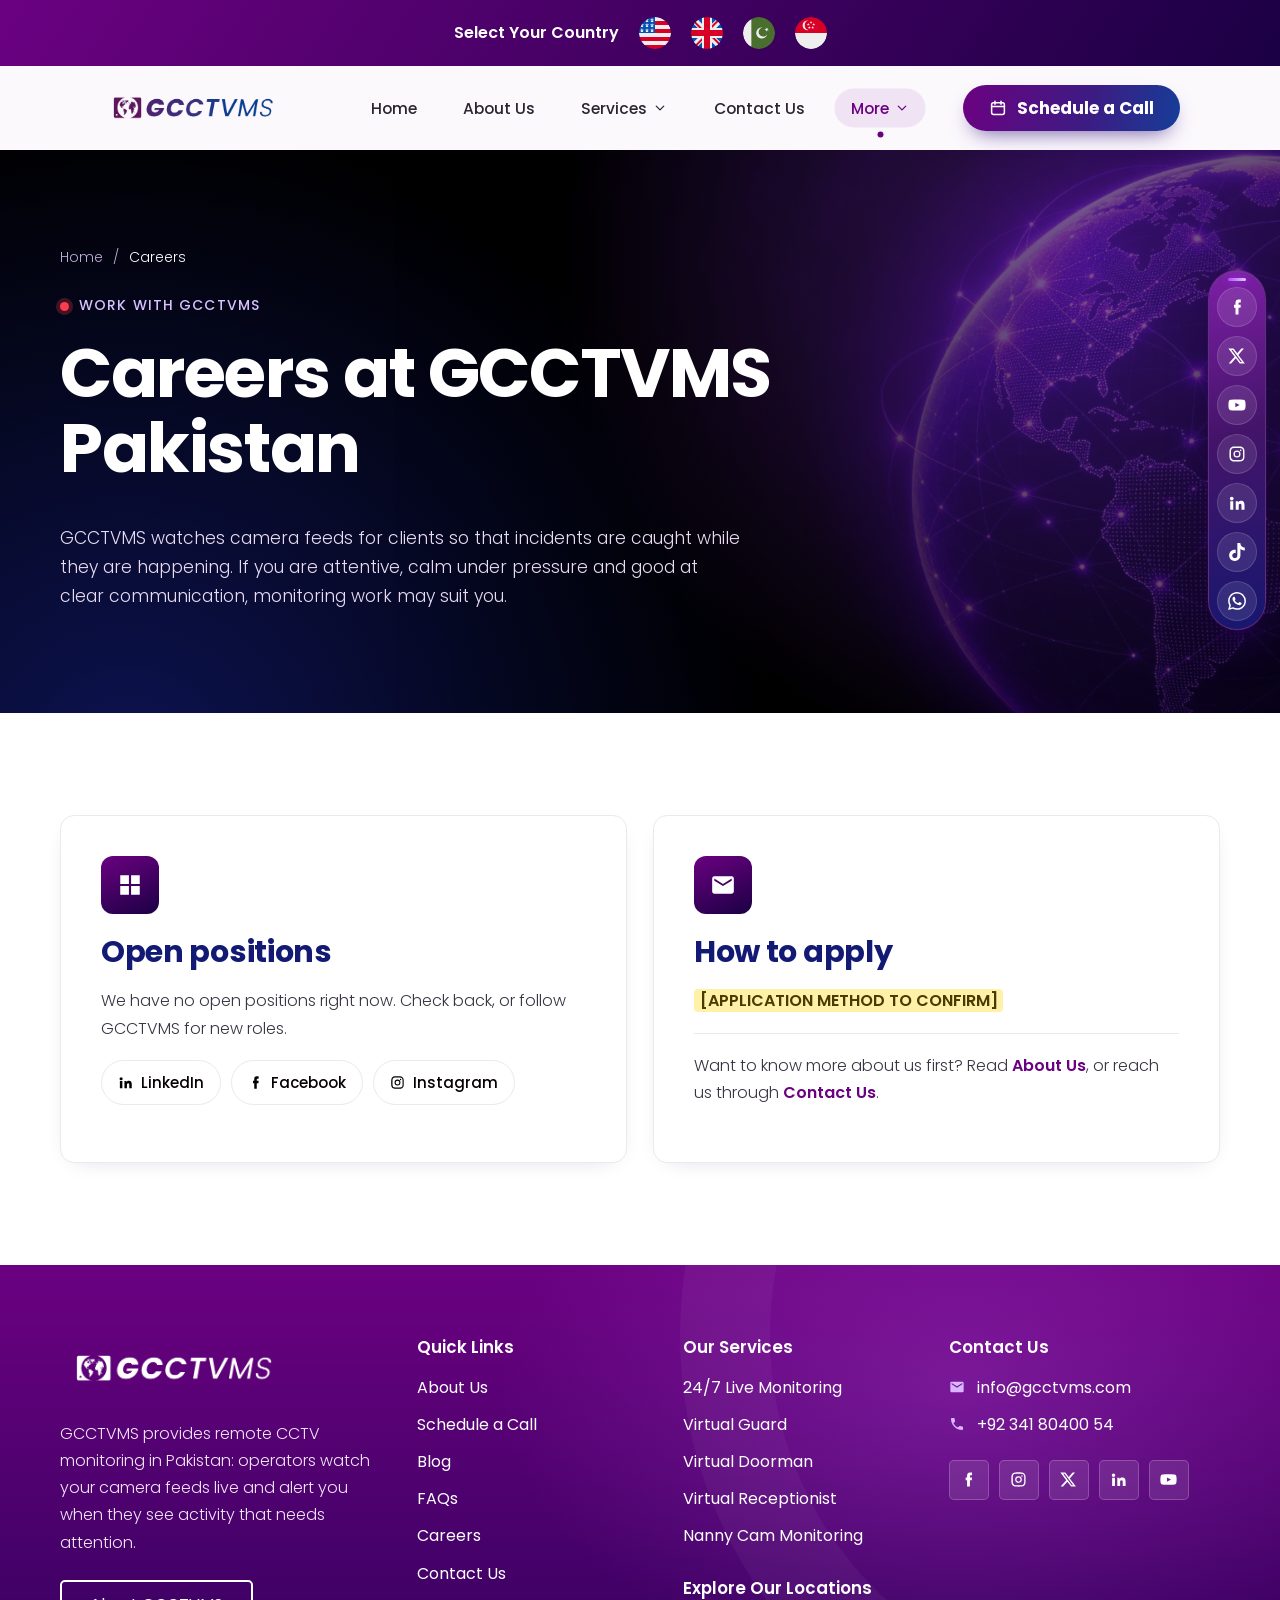
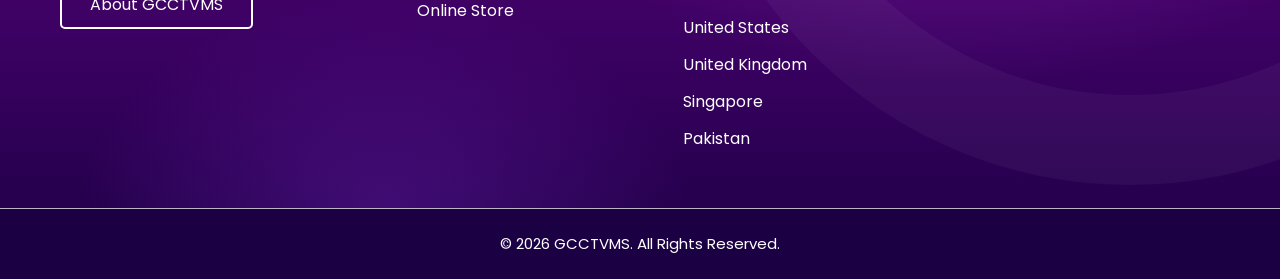
<file: careers/index.html>
<!doctype html>
<html lang="en" class="no-js">

<head>
    <meta charset="utf-8">
    <meta name="viewport" content="width=device-width, initial-scale=1">
    <title>Careers at GCCTVMS Pakistan</title>
    <meta name="description"
        content="Work in remote CCTV monitoring with GCCTVMS in Pakistan. See current openings and how to apply.">
    <link rel="canonical" href="https://gcctvms.pk/careers/">
    <meta name="theme-color" content="#6B0181">

    <meta property="og:type" content="website">
    <meta property="og:title" content="Careers at GCCTVMS Pakistan">
    <meta property="og:description"
        content="Work in remote CCTV monitoring with GCCTVMS in Pakistan. See current openings and how to apply.">
    <meta property="og:url" content="https://gcctvms.pk/careers/">
    <meta property="og:image" content="https://gcctvms.pk/assets/img/about-control-room.webp">

    <link rel="icon" href="../assets/img/favicon.png" type="image/png">
    <link rel="apple-touch-icon" href="../assets/img/favicon.png">

    <link rel="preconnect" href="https://fonts.googleapis.com">
    <link rel="preconnect" href="https://fonts.gstatic.com" crossorigin>
    <link href="https://fonts.googleapis.com/css2?family=Poppins:wght@200;300;400;500;600;700;800&display=swap"
        rel="stylesheet">
    <link rel="stylesheet" href="../assets/css/style.css?v=14">

    <script type="application/ld+json">
    {
        "@context": "https://schema.org",
        "@graph": [
            {
                "@type": "Organization",
                "@id": "https://gcctvms.pk/#organization",
                "name": "Global CCTV Monitoring Services (GCCTVMS)",
                "url": "https://gcctvms.pk",
                "logo": "https://gcctvms.pk/assets/img/logo.png",
                "sameAs": [
                    "https://gcctvms.com"
                ]
            },
            {
                "@type": "BreadcrumbList",
                "itemListElement": [
                    {
                        "@type": "ListItem",
                        "position": 1,
                        "name": "Home",
                        "item": "https://gcctvms.pk/"
                    },
                    {
                        "@type": "ListItem",
                        "position": 2,
                        "name": "Careers",
                        "item": "https://gcctvms.pk/careers/"
                    }
                ]
            }
        ]
    }
    </script>
</head>

<body>

    <!-- Inline icon set -->
    <svg width="0" height="0" style="position:absolute" aria-hidden="true">
        <symbol id="i-phone" viewBox="0 0 24 24">
            <path fill="currentColor"
                d="M6.6 10.8a15.1 15.1 0 0 0 6.6 6.6l2.2-2.2c.3-.3.7-.4 1-.2 1.1.4 2.3.6 3.6.6.6 0 1 .4 1 1V20c0 .6-.4 1-1 1A17 17 0 0 1 3 4c0-.6.4-1 1-1h3.5c.6 0 1 .4 1 1 0 1.3.2 2.5.6 3.6.1.3 0 .7-.2 1l-2.3 2.2Z" />
        </symbol>
        <symbol id="i-mail" viewBox="0 0 24 24">
            <path fill="currentColor"
                d="M20 4H4a2 2 0 0 0-2 2v12c0 1.1.9 2 2 2h16a2 2 0 0 0 2-2V6a2 2 0 0 0-2-2Zm0 4-8 5-8-5V6l8 5 8-5v2Z" />
        </symbol>
        <symbol id="i-pin" viewBox="0 0 24 24">
            <path fill="currentColor"
                d="M12 2a7 7 0 0 0-7 7c0 5.2 7 13 7 13s7-7.8 7-13a7 7 0 0 0-7-7Zm0 9.5A2.5 2.5 0 1 1 12 6.5a2.5 2.5 0 0 1 0 5Z" />
        </symbol>
        <symbol id="i-cart" viewBox="0 0 24 24">
            <path fill="currentColor"
                d="M7 18a2 2 0 1 0 0 4 2 2 0 0 0 0-4Zm10 0a2 2 0 1 0 0 4 2 2 0 0 0 0-4ZM7.2 14.8h9.9c.8 0 1.4-.4 1.8-1.1L22 7H6.2L5.3 5H2v2h2l3.6 7.6-1.4 2.4H19v-2H7.6l.6-1.2Z" />
        </symbol>
        <symbol id="i-check" viewBox="0 0 24 24">
            <path fill="currentColor" d="M9 16.2 4.8 12l-1.4 1.4L9 19 21 7l-1.4-1.4z" />
        </symbol>
        <symbol id="i-arrow" viewBox="0 0 24 24">
            <path fill="currentColor" d="M5 11h11.2l-4.6-4.6L13 5l7 7-7 7-1.4-1.4 4.6-4.6H5z" />
        </symbol>
        <symbol id="i-camera" viewBox="0 0 24 24">
            <path fill="currentColor"
                d="M21.6 6.4 15 3.2a1 1 0 0 0-1.3.5l-3 6.4a1 1 0 0 0 .5 1.3l1.4.7-1.2 2.6H7v-2H3v8h4v-2h5c.4 0 .7-.2.9-.6l1.6-3.4 1.1.5a1 1 0 0 0 1.3-.5l3-6.4a1 1 0 0 0-.3-1.5Z" />
        </symbol>
        <symbol id="i-monitor" viewBox="0 0 24 24">
            <path fill="currentColor"
                d="M21 3H3a2 2 0 0 0-2 2v11c0 1.1.9 2 2 2h7v2H8v2h8v-2h-2v-2h7a2 2 0 0 0 2-2V5a2 2 0 0 0-2-2Zm0 13H3V5h18v11Zm-9-9.5L9 11h2v3h2v-3h2l-3-4.5Z" />
        </symbol>
        <symbol id="i-door" viewBox="0 0 24 24">
            <path fill="currentColor" d="M19 19V4a1 1 0 0 0-1-1H6a1 1 0 0 0-1 1v15H3v2h18v-2h-2Zm-4-6h-2v-2h2v2Z" />
        </symbol>
        <symbol id="i-shield" viewBox="0 0 24 24">
            <path fill="none" stroke="currentColor" stroke-width="2" stroke-linejoin="round"
                d="M12 2 4 5.5v5.8c0 5 3.4 9.4 8 10.7 4.6-1.3 8-5.7 8-10.7V5.5L12 2Z" />
            <path fill="none" stroke="currentColor" stroke-width="2" stroke-linecap="round" stroke-linejoin="round"
                d="m8.5 12 2.5 2.5 4.5-5" />
        </symbol>
        <symbol id="i-globe" viewBox="0 0 24 24">
            <path fill="currentColor"
                d="M12 2a10 10 0 1 0 0 20 10 10 0 0 0 0-20Zm6.9 6h-2.9a15.7 15.7 0 0 0-1.4-3.6A8 8 0 0 1 18.9 8ZM12 4c.8 1.2 1.5 2.5 1.9 4h-3.8c.4-1.5 1.1-2.8 1.9-4ZM4.3 14a8.2 8.2 0 0 1 0-4h3.4a16.5 16.5 0 0 0 0 4H4.3Zm.8 2h2.9c.3 1.3.8 2.5 1.4 3.6A8 8 0 0 1 5.1 16ZM8 8H5.1a8 8 0 0 1 4.3-3.6C8.8 5.5 8.3 6.7 8 8Zm4 12c-.8-1.2-1.5-2.5-1.9-4h3.8c-.4 1.5-1.1 2.8-1.9 4Zm2.3-6H9.7a14.7 14.7 0 0 1 0-4h4.6a14.7 14.7 0 0 1 0 4Zm.3 5.6c.6-1.1 1.1-2.3 1.4-3.6h2.9a8 8 0 0 1-4.3 3.6Zm1.7-5.6a16.5 16.5 0 0 0 0-4h3.4a8.2 8.2 0 0 1 0 4h-3.4Z" />
        </symbol>
        <symbol id="i-chev" viewBox="0 0 24 24">
            <path fill="none" stroke="currentColor" stroke-width="2" stroke-linecap="round" stroke-linejoin="round"
                d="m6 9 6 6 6-6" />
        </symbol>
        <symbol id="i-cal" viewBox="0 0 24 24">
            <rect x="3.5" y="5" width="17" height="15.5" rx="2.5" fill="none" stroke="currentColor" stroke-width="2" />
            <path fill="none" stroke="currentColor" stroke-width="2" stroke-linecap="round"
                d="M3.5 10h17M8 3v4M16 3v4" />
        </symbol>
        <symbol id="i-mic" viewBox="0 0 24 24">
            <path fill="currentColor"
                d="M12 14a3 3 0 0 0 3-3V5a3 3 0 0 0-6 0v6a3 3 0 0 0 3 3Zm5.3-3a5.3 5.3 0 0 1-10.6 0H5c0 3.4 2.7 6.2 6 6.7V21h2v-3.3c3.3-.5 6-3.3 6-6.7h-1.7Z" />
        </symbol>
        <symbol id="i-grid" viewBox="0 0 24 24">
            <path fill="currentColor" d="M3 3h8v8H3V3Zm10 0h8v8h-8V3ZM3 13h8v8H3v-8Zm10 0h8v8h-8v-8Z" />
        </symbol>
        <symbol id="i-star" viewBox="0 0 24 24">
            <path fill="currentColor" d="m12 17.3 6.2 3.7-1.6-7L22 9.2l-7.2-.6L12 2 9.2 8.6 2 9.2 7.4 14l-1.6 7z" />
        </symbol>
        <symbol id="i-quote" viewBox="0 0 24 24">
            <path fill="currentColor" d="M6 17h3l2-4V7H5v6h3l-2 4Zm8 0h3l2-4V7h-6v6h3l-2 4Z" />
        </symbol>
        <symbol id="i-fb" viewBox="0 0 24 24">
            <path fill="currentColor" d="M14 9V7c0-.8.5-1 1-1h2V2h-3c-3 0-4 2-4 4.5V9H8v4h2v9h4v-9h2.7l.3-4h-3Z" />
        </symbol>
        <symbol id="i-ig" viewBox="0 0 24 24">
            <path fill="currentColor"
                d="M12 7.3a4.7 4.7 0 1 0 0 9.4 4.7 4.7 0 0 0 0-9.4Zm0 7.7a3 3 0 1 1 0-6 3 3 0 0 1 0 6Zm6-7.9a1.1 1.1 0 1 1-2.2 0 1.1 1.1 0 0 1 2.2 0ZM21.9 8c0-1.6-.4-3-1.6-4.2S17.6 2.1 16 2c-1.6-.1-6.4-.1-8 0-1.6.1-3 .4-4.2 1.6S2.1 6.4 2 8c-.1 1.6-.1 6.4 0 8 .1 1.6.4 3 1.6 4.2S6.4 21.9 8 22c1.6.1 6.4.1 8 0 1.6-.1 3-.4 4.2-1.6s1.6-2.6 1.7-4.2c.1-1.6.1-6.4 0-8Zm-2.1 9.8a3.3 3.3 0 0 1-1.8 1.8c-1.3.5-4.3.4-5.9.4s-4.6.1-5.9-.4a3.3 3.3 0 0 1-1.8-1.8c-.5-1.3-.4-4.3-.4-5.8s-.1-4.6.4-5.9A3.3 3.3 0 0 1 6.1 4.3C7.4 3.8 10.4 3.9 12 3.9s4.6-.1 5.9.4a3.3 3.3 0 0 1 1.8 1.8c.5 1.3.4 4.3.4 5.9s.1 4.5-.3 5.8Z" />
        </symbol>
        <symbol id="i-x" viewBox="0 0 24 24">
            <path fill="currentColor"
                d="M17.8 2h3.4l-7.4 8.5L22.5 22h-6.8l-5.3-7-6.1 7H.9l7.9-9L.5 2h7l4.8 6.4L17.8 2Zm-1.2 18h1.9L6.5 4H4.5l12.1 16Z" />
        </symbol>
        <symbol id="i-in" viewBox="0 0 24 24">
            <path fill="currentColor"
                d="M4.98 3.5a2.5 2.5 0 1 1 0 5 2.5 2.5 0 0 1 0-5ZM3 9.5h4V21H3V9.5Zm6.5 0h3.8v1.6h.1c.5-1 1.8-2 3.8-2 4 0 4.8 2.6 4.8 6.1V21h-4v-5.1c0-1.2 0-2.8-1.7-2.8s-2 1.3-2 2.7V21h-4V9.5Z" />
        </symbol>
        <symbol id="i-yt" viewBox="0 0 24 24">
            <path fill="currentColor"
                d="M23 7.2a3 3 0 0 0-2.1-2.1C19 4.6 12 4.6 12 4.6s-7 0-8.9.5A3 3 0 0 0 1 7.2 31 31 0 0 0 .5 12a31 31 0 0 0 .5 4.8 3 3 0 0 0 2.1 2.1c1.9.5 8.9.5 8.9.5s7 0 8.9-.5a3 3 0 0 0 2.1-2.1 31 31 0 0 0 .5-4.8 31 31 0 0 0-.5-4.8ZM9.8 15V9l5.7 3-5.7 3Z" />
        </symbol>
        <symbol id="i-tt" viewBox="0 0 24 24">
            <path fill="currentColor"
                d="M12.5.02c1.3-.02 2.6-.01 3.9-.02.08 1.53.63 3.09 1.75 4.17 1.12 1.11 2.7 1.62 4.24 1.79v4.03c-1.44-.05-2.89-.35-4.2-.97-.57-.26-1.1-.59-1.62-.93-.01 2.92.01 5.84-.02 8.75-.08 1.4-.54 2.79-1.35 3.94-1.31 1.92-3.58 3.17-5.91 3.21-1.43.08-2.86-.31-4.08-1.03-2.02-1.19-3.44-3.37-3.65-5.71-.02-.5-.03-1-.01-1.49.18-1.9 1.12-3.72 2.58-4.96 1.66-1.44 3.98-2.13 6.15-1.72.02 1.48-.04 2.96-.04 4.44-.99-.32-2.15-.23-3.02.37-.63.41-1.11 1.04-1.36 1.75-.21.51-.15 1.07-.14 1.61.24 1.64 1.82 3.02 3.5 2.87 1.12-.01 2.19-.66 2.77-1.61.19-.33.4-.67.41-1.06.1-1.79.06-3.57.07-5.36.01-4.03-.01-8.05.02-12.07Z" />
        </symbol>
        <symbol id="i-wa" viewBox="0 0 24 24">
            <path fill="currentColor"
                d="M17.47 14.38c-.3-.15-1.76-.87-2.03-.97-.27-.1-.47-.15-.67.15-.2.3-.77.97-.94 1.16-.17.2-.35.22-.64.08-.3-.15-1.26-.46-2.39-1.48-.88-.79-1.48-1.76-1.65-2.06-.17-.3-.02-.46.13-.61.13-.13.3-.35.45-.52.15-.17.2-.3.3-.5.1-.2.05-.37-.03-.52-.07-.15-.67-1.61-.92-2.21-.24-.58-.49-.5-.67-.51h-.57c-.2 0-.52.07-.79.37-.27.3-1.04 1.02-1.04 2.48 0 1.46 1.07 2.88 1.21 3.07.15.2 2.1 3.2 5.08 4.49.71.31 1.26.49 1.7.63.71.23 1.36.2 1.87.12.57-.09 1.76-.72 2-1.41.25-.7.25-1.29.18-1.41-.08-.13-.27-.2-.57-.35m-5.42 7.4h-.01a9.87 9.87 0 0 1-5.03-1.38l-.36-.21-3.74.98 1-3.65-.24-.37a9.86 9.86 0 0 1-1.51-5.26c0-5.45 4.44-9.88 9.89-9.88 2.64 0 5.12 1.03 6.99 2.9a9.82 9.82 0 0 1 2.89 6.99c0 5.45-4.44 9.88-9.89 9.88m8.41-18.3A11.82 11.82 0 0 0 12.05 0C5.5 0 .16 5.34.16 11.89c0 2.1.55 4.14 1.59 5.95L.06 24l6.3-1.65a11.88 11.88 0 0 0 5.69 1.45c6.55 0 11.89-5.34 11.89-11.89a11.82 11.82 0 0 0-3.48-8.41Z" />
        </symbol>
        <symbol id="i-user" viewBox="0 0 24 24">
            <path fill="none" stroke="currentColor" stroke-width="2" stroke-linecap="round"
                d="M4 21v-1a6 6 0 0 1 6-6h4a6 6 0 0 1 6 6v1M12 11a4 4 0 1 0 0-8 4 4 0 0 0 0 8Z" />
        </symbol>
        <symbol id="i-home" viewBox="0 0 24 24">
            <path fill="none" stroke="currentColor" stroke-width="2" stroke-linejoin="round"
                d="M3 10.5 12 3l9 7.5V21h-6v-6H9v6H3V10.5Z" />
        </symbol>
        <symbol id="i-bolt" viewBox="0 0 24 24">
            <path fill="currentColor" d="M13 2 4 14h7l-1 8 9-12h-7l1-8Z" />
        </symbol>
        <symbol id="i-share" viewBox="0 0 24 24">
            <path fill="none" stroke="currentColor" stroke-width="2" stroke-linecap="round"
                d="M8.6 13.5l6.8 4M15.4 6.5l-6.8 4" />
            <circle cx="18" cy="5" r="3" fill="none" stroke="currentColor" stroke-width="2" />
            <circle cx="6" cy="12" r="3" fill="none" stroke="currentColor" stroke-width="2" />
            <circle cx="18" cy="19" r="3" fill="none" stroke="currentColor" stroke-width="2" />
        </symbol>
    </svg>

    <a class="skip" href="#main">Skip to content</a>

    <!-- Country bar -->
    <div class="topbar">
        <div class="container topbar__inner">
            <div class="countries">
                <span>Select Your Country</span>
                <a href="https://gcctvms.us/" title="United States"><img src="../assets/img/flag-us.svg"
                        alt="United States" width="30" height="30"></a>
                <a href="https://gcctvms.uk/" title="United Kingdom"><img src="../assets/img/flag-gb.svg"
                        alt="United Kingdom" width="30" height="30"></a>
                <a href="https://gcctvms.pk/" title="Pakistan" class="is-current" aria-current="true"><img
                        src="../assets/img/flag-pk.svg" alt="Pakistan" width="30" height="30"></a>
                <a href="https://gcctvms.sg/" title="Singapore"><img src="../assets/img/flag-sg.svg" alt="Singapore"
                        width="30" height="30"></a>
            </div>
        </div>
    </div>

    <!-- Header -->
    <header class="header" id="header">
        <div class="container header__inner">
            <a class="logo" href="/" aria-label="GCCTVMS Pakistan home">
                <img src="../assets/img/logo.png" alt="GCCTVMS" width="190" height="49">
            </a>

            <nav class="nav" id="nav" aria-label="Main">
                <a href="/" class="nav__link">Home</a>
                <a href="/about-us/" class="nav__link">About Us</a>
                <div class="nav__item has-menu">
                    <button class="nav__link nav__toggle" type="button" aria-expanded="false">Services <svg
                            class="ic chev">
                            <use href="#i-chev" />
                        </svg></button>
                    <div class="submenu">
                        <a href="/services/24-7-live-cctv-monitoring/">24/7 Live Monitoring</a>
                        <a href="/services/virtual-guard/">Virtual Guard</a>
                        <a href="/services/virtual-doorman/">Virtual Doorman</a>
                        <a href="/services/virtual-receptionist/">Virtual Receptionist</a>
                        <a href="/services/nanny-cam-monitoring/">Nanny Cam Monitoring</a>
                    </div>
                </div>
                <a href="/contact-us/" class="nav__link">Contact Us</a>
                <div class="nav__item has-menu">
                    <button class="nav__link nav__toggle is-active" type="button" aria-expanded="false">More <svg class="ic chev">
                            <use href="#i-chev" />
                        </svg></button>
                    <div class="submenu">
                        <a href="/blog/">Blog</a>
                        <a href="/faqs/">FAQs</a>
                        <a href="/careers/">Careers</a>
                        <a href="https://gcctvmspk.com/" target="_blank" rel="noopener">Online Store</a>
                    </div>
                </div>
                <a class="btn-call nav__cta" href="https://cal.com/mudassirali/30min" target="_blank" rel="noopener"><svg class="ic">
                        <use href="#i-cal" />
                    </svg>Schedule a Call</a>
            </nav>

            <div class="header__actions">
                <a class="btn-call header__cta" href="https://cal.com/mudassirali/30min" target="_blank" rel="noopener"><svg class="ic">
                        <use href="#i-cal" />
                    </svg>Schedule a Call</a>
                <button class="burger" id="burger" aria-label="Open menu" aria-expanded="false"
                    aria-controls="nav"><span></span><span></span><span></span></button>
            </div>
        </div>
    </header>

    <!-- Floating social bar -->
    <aside class="dock" id="dock" aria-label="Social media">
        <div class="dock__panel">
            <button class="dock__toggle" type="button" aria-controls="dockIcons" aria-expanded="true"
                aria-label="Hide social media links" title="Hide social links"><svg class="ic">
                    <use href="#i-share" />
                </svg></button>
            <div class="dock__icons" id="dockIcons">
                <a class="dock__ic dock__ic--fb" href="https://www.facebook.com/globalcctvmspakistan"
                    data-label="Facebook" aria-label="Facebook" target="_blank" rel="noopener"><svg class="ic">
                        <use href="#i-fb" />
                    </svg></a>
                <a class="dock__ic dock__ic--x" href="https://x.com/globalcctvms/" data-label="X (Twitter)"
                    aria-label="X (Twitter)" target="_blank" rel="noopener"><svg class="ic">
                        <use href="#i-x" />
                    </svg></a>
                <a class="dock__ic dock__ic--yt" href="https://www.youtube.com/@GCCTVMSOfficial" data-label="YouTube"
                    aria-label="YouTube" target="_blank" rel="noopener"><svg class="ic">
                        <use href="#i-yt" />
                    </svg></a>
                <a class="dock__ic dock__ic--ig" href="https://www.instagram.com/globalcctvmspakistan/"
                    data-label="Instagram" aria-label="Instagram" target="_blank" rel="noopener"><svg class="ic">
                        <use href="#i-ig" />
                    </svg></a>
                <a class="dock__ic dock__ic--in" href="https://www.linkedin.com/company/globalcctvms"
                    data-label="LinkedIn" aria-label="LinkedIn" target="_blank" rel="noopener"><svg class="ic">
                        <use href="#i-in" />
                    </svg></a>
                <a class="dock__ic dock__ic--tt" href="https://www.tiktok.com/@gcctvms" data-label="TikTok"
                    aria-label="TikTok" target="_blank" rel="noopener"><svg class="ic">
                        <use href="#i-tt" />
                    </svg></a>
                <a class="dock__ic dock__ic--wa" href="https://wa.me/923418040054" data-label="WhatsApp"
                    aria-label="WhatsApp" target="_blank" rel="noopener"><svg class="ic">
                        <use href="#i-wa" />
                    </svg></a>
            </div>
        </div>
    </aside>

    <main id="main">

        <!-- Page hero -->
        <section class="page-hero">
            <div class="container">
                <nav class="crumbs" aria-label="Breadcrumb">
                    <a href="/">Home</a><span aria-hidden="true">/</span><span aria-current="page">Careers</span>
                </nav>
                <span class="hero__kicker"><span class="live-dot"></span>Work With GCCTVMS</span>
                <h1>Careers at GCCTVMS Pakistan</h1>
                <p class="lead">GCCTVMS watches camera feeds for clients so that incidents are caught while they are happening. If you are attentive, calm under pressure and good at clear communication, monitoring work may suit you.</p>
            </div>
        </section>

        <section class="section careers">
            <div class="container careers__grid">
                <!-- Open positions: list real vacancies only. Add JobPosting schema per real vacancy. -->
                <div class="careers__block reveal">
                    <span class="careers__icon"><svg class="ic"><use href="#i-grid" /></svg></span>
                    <h2>Open positions</h2>
                    <p>We have no open positions right now. Check back, or follow GCCTVMS for new roles.</p>
                    <div class="careers__social">
                        <a href="https://www.linkedin.com/company/globalcctvms" target="_blank" rel="noopener"><svg class="ic"><use href="#i-in" /></svg>LinkedIn</a>
                        <a href="https://www.facebook.com/globalcctvmspakistan" target="_blank" rel="noopener"><svg class="ic"><use href="#i-fb" /></svg>Facebook</a>
                        <a href="https://www.instagram.com/globalcctvmspakistan/" target="_blank" rel="noopener"><svg class="ic"><use href="#i-ig" /></svg>Instagram</a>
                    </div>
                </div>
                <div class="careers__block reveal">
                    <span class="careers__icon"><svg class="ic"><use href="#i-mail" /></svg></span>
                    <h2>How to apply</h2>
                    <p><mark class="todo">[APPLICATION METHOD TO CONFIRM]</mark></p>
                    <p class="careers__more">Want to know more about us first? Read <a href="/about-us/">About Us</a>, or reach us through <a href="/contact-us/">Contact Us</a>.</p>
                </div>
            </div>
        </section>
    </main>

    <!-- Footer -->
    <footer class="footer">
        <div class="container footer__grid">
            <div>
                <a class="logo logo--footer" href="/" aria-label="GCCTVMS Pakistan home">
                    <img src="../assets/img/logo.png" alt="GCCTVMS" width="230" height="59" loading="lazy">
                </a>
                <p>GCCTVMS provides remote CCTV monitoring in Pakistan: operators watch your camera feeds live and alert
                    you when they see activity that needs attention.</p>
                <a class="btn btn--outline-white" href="/about-us/">About GCCTVMS</a>
            </div>
            <div>
                <h4>Quick Links</h4>
                <ul>
                    <li><a href="/about-us/">About Us</a></li>
                    <li><a href="https://cal.com/mudassirali/30min" target="_blank" rel="noopener">Schedule a Call</a></li>
                    <li><a href="/blog/">Blog</a></li>
                    <li><a href="/faqs/">FAQs</a></li>
                    <li><a href="/careers/">Careers</a></li>
                    <li><a href="/contact-us/">Contact Us</a></li>
                    <li><a href="https://gcctvmspk.com/" target="_blank" rel="noopener">Online Store</a></li>
                </ul>
            </div>
            <div>
                <h4>Our Services</h4>
                <ul>
                    <li><a href="/services/24-7-live-cctv-monitoring/">24/7 Live Monitoring</a></li>
                    <li><a href="/services/virtual-guard/">Virtual Guard</a></li>
                    <li><a href="/services/virtual-doorman/">Virtual Doorman</a></li>
                    <li><a href="/services/virtual-receptionist/">Virtual Receptionist</a></li>
                    <li><a href="/services/nanny-cam-monitoring/">Nanny Cam Monitoring</a></li>
                </ul>
                <h4 class="footer__sub">Explore Our Locations</h4>
                <ul>
                    <li><a href="https://gcctvms.us/">United States</a></li>
                    <li><a href="https://gcctvms.uk/">United Kingdom</a></li>
                    <li><a href="https://gcctvms.sg/">Singapore</a></li>
                    <li><a href="https://gcctvms.pk/">Pakistan</a></li>
                </ul>
            </div>
            <div>
                <h4>Contact Us</h4>
                <ul class="footer__contact">
                    <li><svg class="ic">
                            <use href="#i-mail" />
                        </svg><a href="mailto:info@gcctvms.com">info@gcctvms.com</a></li>
                    <li><svg class="ic">
                            <use href="#i-phone" />
                        </svg><a href="tel:+923418040054">+92 341 80400 54</a></li>
                </ul>
                <div class="social social--footer">
                    <a href="https://www.facebook.com/globalcctvmspakistan" aria-label="Facebook" target="_blank"
                        rel="noopener"><svg class="ic">
                            <use href="#i-fb" />
                        </svg></a>
                    <a href="https://www.instagram.com/globalcctvmspakistan/" aria-label="Instagram" target="_blank"
                        rel="noopener"><svg class="ic">
                            <use href="#i-ig" />
                        </svg></a>
                    <a href="https://x.com/globalcctvms/" aria-label="X" target="_blank" rel="noopener"><svg class="ic">
                            <use href="#i-x" />
                        </svg></a>
                    <a href="https://www.linkedin.com/company/globalcctvms" aria-label="LinkedIn" target="_blank"
                        rel="noopener"><svg class="ic">
                            <use href="#i-in" />
                        </svg></a>
                    <a href="https://www.youtube.com/@GCCTVMSOfficial" aria-label="YouTube" target="_blank"
                        rel="noopener"><svg class="ic">
                            <use href="#i-yt" />
                        </svg></a>
                </div>
            </div>
        </div>
        <div class="footer__bottom">
            <div class="container">&copy; <span id="year">2026</span> GCCTVMS. All Rights Reserved.</div>
        </div>
    </footer>

    <a class="call-float" href="tel:+923418040054" aria-label="Call GCCTVMS"><svg class="ic">
            <use href="#i-phone" />
        </svg></a>

    <script src="../assets/js/main.js?v=8" defer></script>
</body>

</html>
</file>
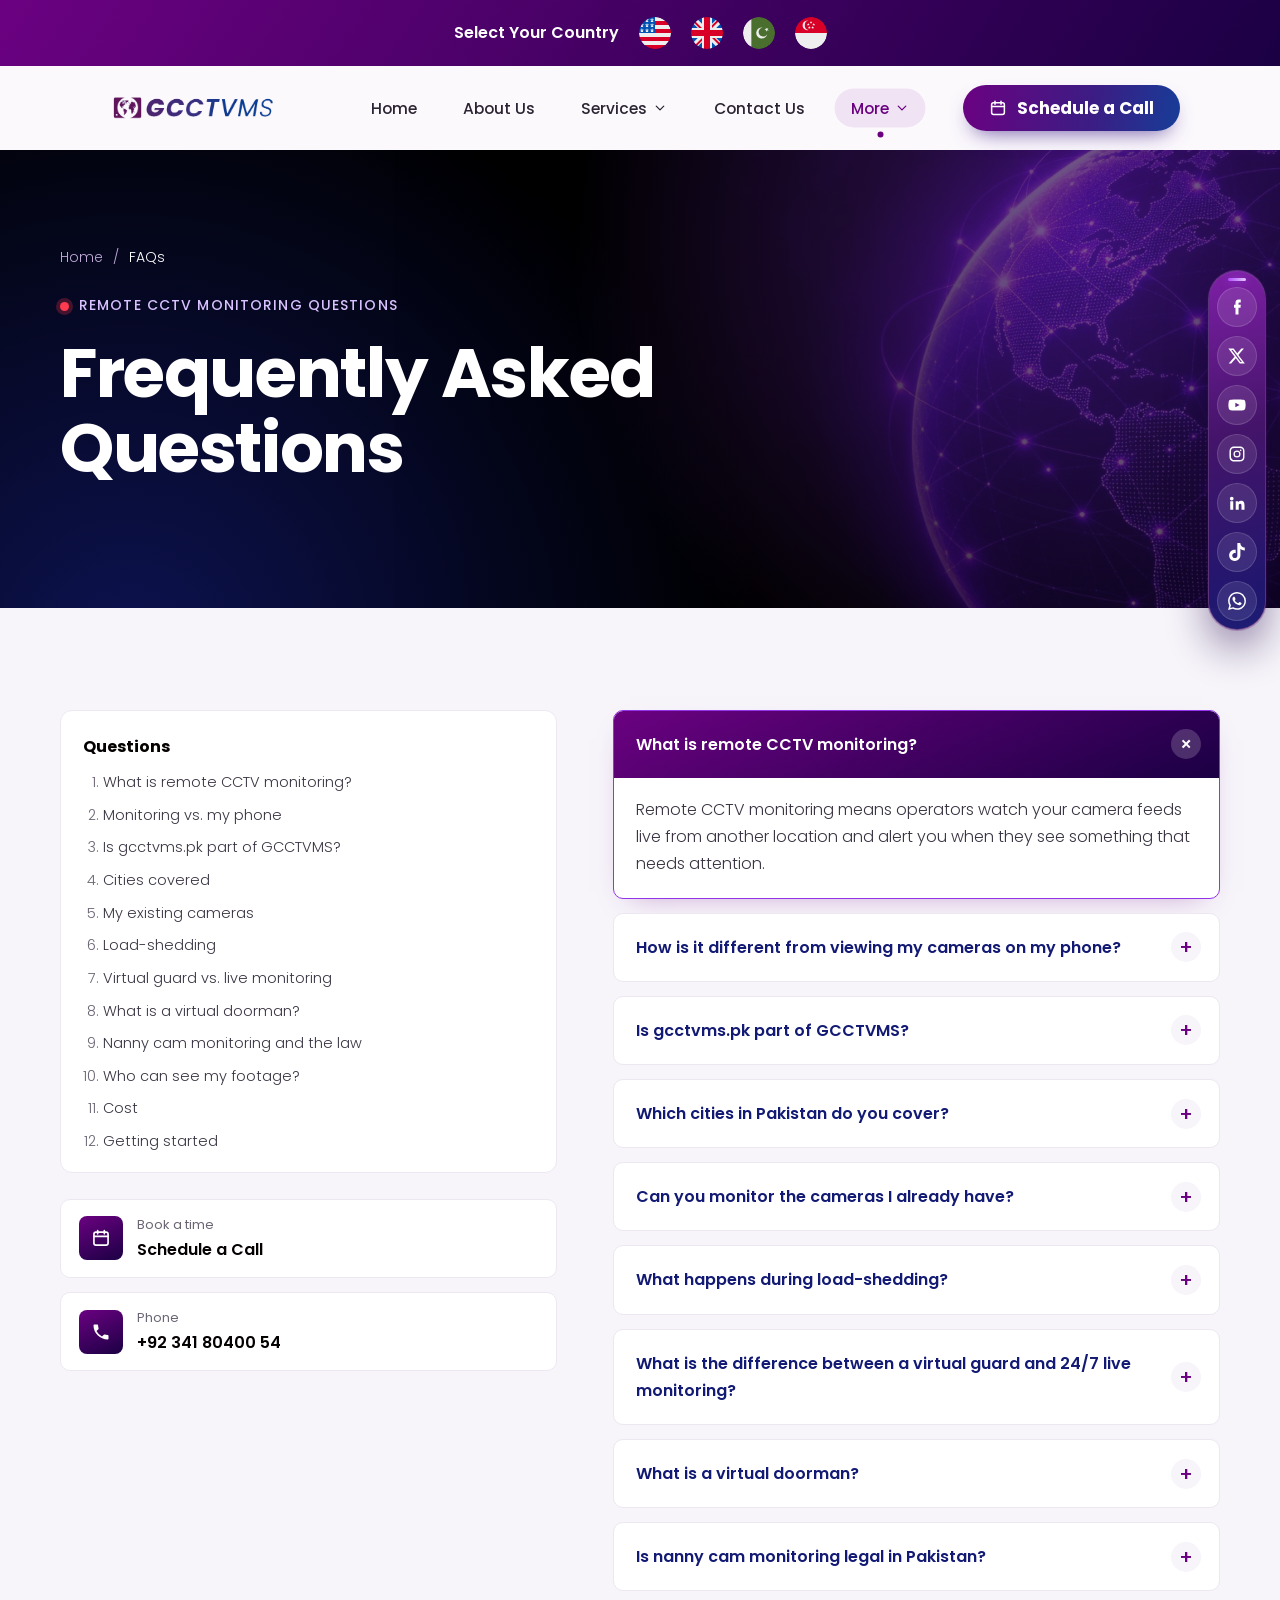
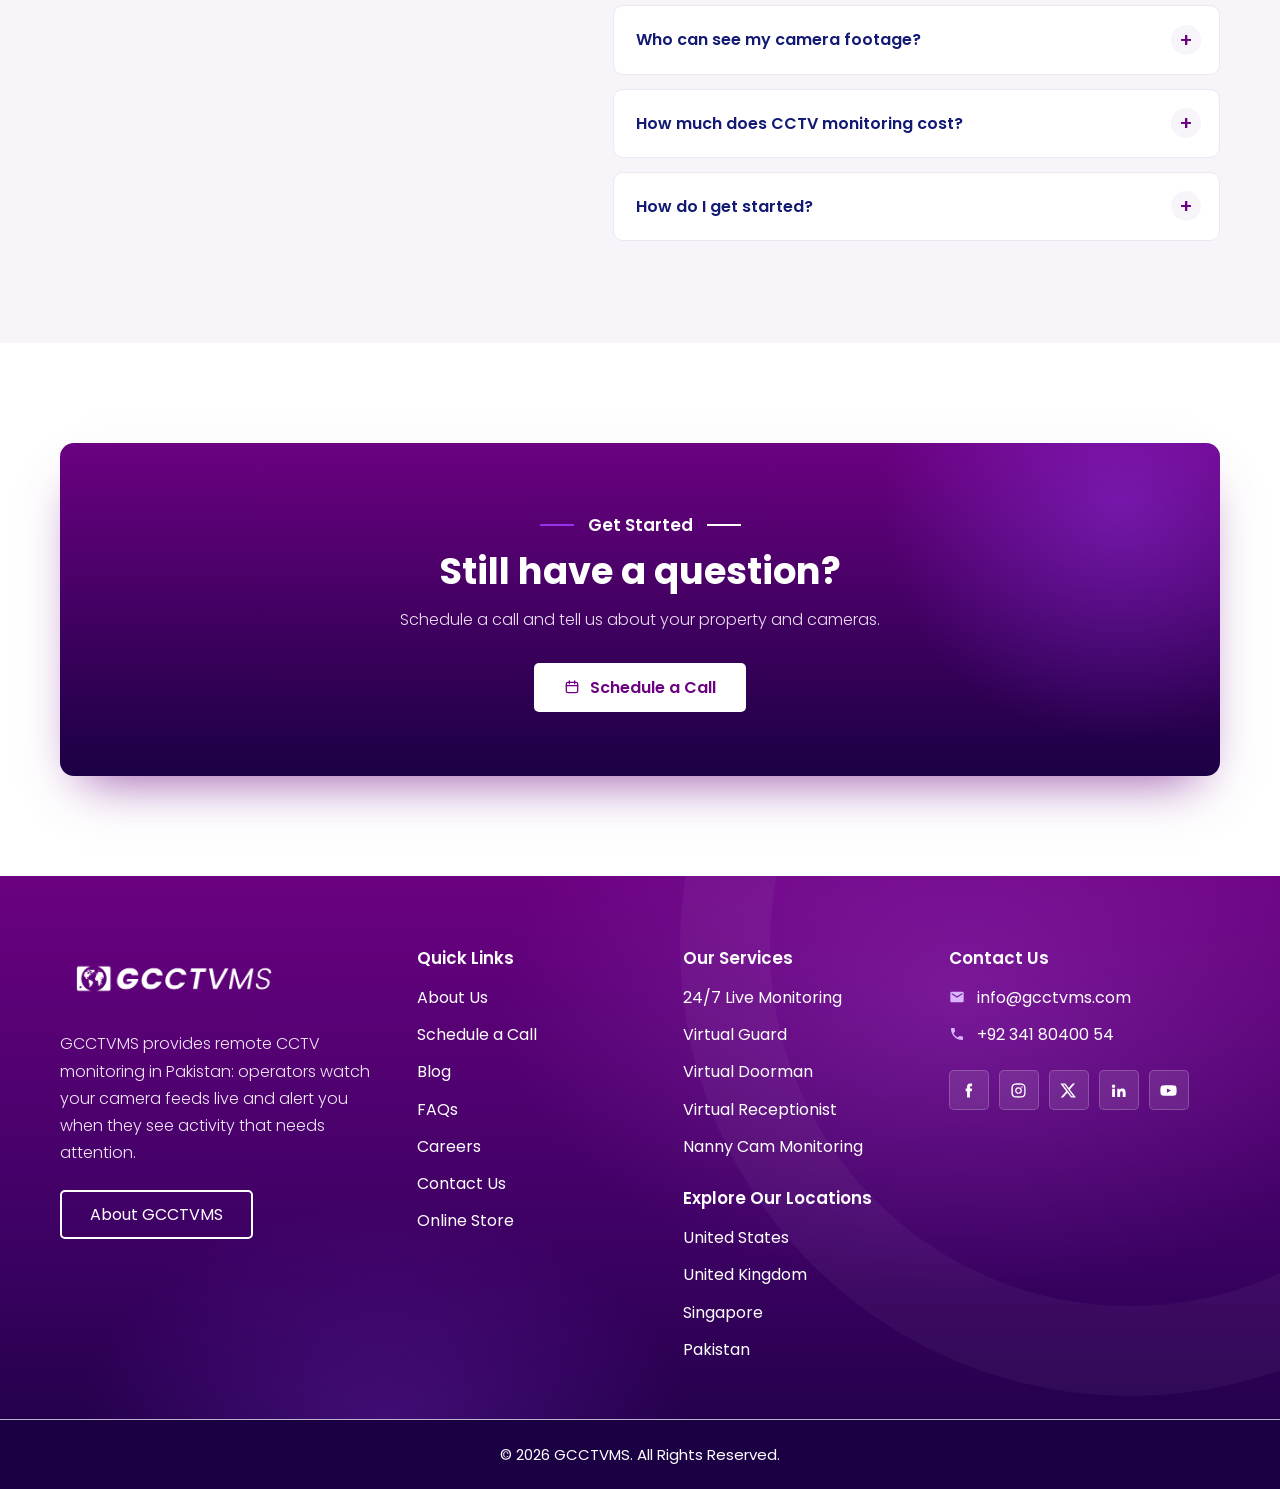
<file: faqs/index.html>
<!doctype html>
<html lang="en" class="no-js">

<head>
    <meta charset="utf-8">
    <meta name="viewport" content="width=device-width, initial-scale=1">
    <title>CCTV Monitoring FAQs | GCCTVMS Pakistan</title>
    <meta name="description"
        content="Answers to common questions about remote CCTV monitoring in Pakistan: how it works, load-shedding, privacy, costs and getting started with GCCTVMS.">
    <link rel="canonical" href="https://gcctvms.pk/faqs/">
    <meta name="theme-color" content="#6B0181">

    <meta property="og:type" content="website">
    <meta property="og:title" content="CCTV Monitoring FAQs | GCCTVMS Pakistan">
    <meta property="og:description"
        content="Answers to common questions about remote CCTV monitoring in Pakistan: how it works, load-shedding, privacy, costs and getting started with GCCTVMS.">
    <meta property="og:url" content="https://gcctvms.pk/faqs/">
    <meta property="og:image" content="https://gcctvms.pk/assets/img/about-control-room.webp">

    <link rel="icon" href="../assets/img/favicon.png" type="image/png">
    <link rel="apple-touch-icon" href="../assets/img/favicon.png">

    <link rel="preconnect" href="https://fonts.googleapis.com">
    <link rel="preconnect" href="https://fonts.gstatic.com" crossorigin>
    <link href="https://fonts.googleapis.com/css2?family=Poppins:wght@200;300;400;500;600;700;800&display=swap"
        rel="stylesheet">
    <link rel="stylesheet" href="../assets/css/style.css?v=14">

    <script type="application/ld+json">
    {
        "@context": "https://schema.org",
        "@graph": [
            {
                "@type": "Organization",
                "@id": "https://gcctvms.pk/#organization",
                "name": "Global CCTV Monitoring Services (GCCTVMS)",
                "url": "https://gcctvms.pk",
                "logo": "https://gcctvms.pk/assets/img/logo.png",
                "sameAs": [
                    "https://gcctvms.com"
                ]
            },
            {
                "@type": "FAQPage",
                "url": "https://gcctvms.pk/faqs/",
                "mainEntity": [
                    {
                        "@type": "Question",
                        "name": "What is remote CCTV monitoring?",
                        "acceptedAnswer": {
                            "@type": "Answer",
                            "text": "Remote CCTV monitoring means operators watch your camera feeds live from another location and alert you when they see something that needs attention."
                        }
                    },
                    {
                        "@type": "Question",
                        "name": "How is it different from viewing my cameras on my phone?",
                        "acceptedAnswer": {
                            "@type": "Answer",
                            "text": "A phone app shows you your cameras when you choose to look. Monitoring means someone else is looking for you, including when you are asleep, busy or travelling."
                        }
                    },
                    {
                        "@type": "Question",
                        "name": "Is gcctvms.pk part of GCCTVMS?",
                        "acceptedAnswer": {
                            "@type": "Answer",
                            "text": "Yes. gcctvms.pk is the Pakistan website of Global CCTV Monitoring Services. The international website is gcctvms.com."
                        }
                    },
                    {
                        "@type": "Question",
                        "name": "What happens during load-shedding?",
                        "acceptedAnswer": {
                            "@type": "Answer",
                            "text": "If your cameras, recorder or router lose power, the feed goes offline and cannot be watched. Keeping them on a UPS keeps your site visible during power cuts."
                        }
                    },
                    {
                        "@type": "Question",
                        "name": "What is the difference between a virtual guard and 24/7 live monitoring?",
                        "acceptedAnswer": {
                            "@type": "Answer",
                            "text": "Live monitoring covers your whole camera system at all hours. A virtual guard focuses on a site's gates, boundary walls and entry points, mainly when the site is closed."
                        }
                    },
                    {
                        "@type": "Question",
                        "name": "What is a virtual doorman?",
                        "acceptedAnswer": {
                            "@type": "Answer",
                            "text": "A remote operator who sees and speaks with visitors at your building entrance through a camera and intercom, and checks them before they are let in."
                        }
                    },
                    {
                        "@type": "Question",
                        "name": "How do I get started?",
                        "acceptedAnswer": {
                            "@type": "Answer",
                            "text": "Schedule a call and tell us about your property and cameras."
                        }
                    }
                ]
            },
            {
                "@type": "BreadcrumbList",
                "itemListElement": [
                    {
                        "@type": "ListItem",
                        "position": 1,
                        "name": "Home",
                        "item": "https://gcctvms.pk/"
                    },
                    {
                        "@type": "ListItem",
                        "position": 2,
                        "name": "FAQs",
                        "item": "https://gcctvms.pk/faqs/"
                    }
                ]
            }
        ]
    }
    </script>
</head>

<body>

    <!-- Inline icon set -->
    <svg width="0" height="0" style="position:absolute" aria-hidden="true">
        <symbol id="i-phone" viewBox="0 0 24 24">
            <path fill="currentColor"
                d="M6.6 10.8a15.1 15.1 0 0 0 6.6 6.6l2.2-2.2c.3-.3.7-.4 1-.2 1.1.4 2.3.6 3.6.6.6 0 1 .4 1 1V20c0 .6-.4 1-1 1A17 17 0 0 1 3 4c0-.6.4-1 1-1h3.5c.6 0 1 .4 1 1 0 1.3.2 2.5.6 3.6.1.3 0 .7-.2 1l-2.3 2.2Z" />
        </symbol>
        <symbol id="i-mail" viewBox="0 0 24 24">
            <path fill="currentColor"
                d="M20 4H4a2 2 0 0 0-2 2v12c0 1.1.9 2 2 2h16a2 2 0 0 0 2-2V6a2 2 0 0 0-2-2Zm0 4-8 5-8-5V6l8 5 8-5v2Z" />
        </symbol>
        <symbol id="i-pin" viewBox="0 0 24 24">
            <path fill="currentColor"
                d="M12 2a7 7 0 0 0-7 7c0 5.2 7 13 7 13s7-7.8 7-13a7 7 0 0 0-7-7Zm0 9.5A2.5 2.5 0 1 1 12 6.5a2.5 2.5 0 0 1 0 5Z" />
        </symbol>
        <symbol id="i-cart" viewBox="0 0 24 24">
            <path fill="currentColor"
                d="M7 18a2 2 0 1 0 0 4 2 2 0 0 0 0-4Zm10 0a2 2 0 1 0 0 4 2 2 0 0 0 0-4ZM7.2 14.8h9.9c.8 0 1.4-.4 1.8-1.1L22 7H6.2L5.3 5H2v2h2l3.6 7.6-1.4 2.4H19v-2H7.6l.6-1.2Z" />
        </symbol>
        <symbol id="i-check" viewBox="0 0 24 24">
            <path fill="currentColor" d="M9 16.2 4.8 12l-1.4 1.4L9 19 21 7l-1.4-1.4z" />
        </symbol>
        <symbol id="i-arrow" viewBox="0 0 24 24">
            <path fill="currentColor" d="M5 11h11.2l-4.6-4.6L13 5l7 7-7 7-1.4-1.4 4.6-4.6H5z" />
        </symbol>
        <symbol id="i-camera" viewBox="0 0 24 24">
            <path fill="currentColor"
                d="M21.6 6.4 15 3.2a1 1 0 0 0-1.3.5l-3 6.4a1 1 0 0 0 .5 1.3l1.4.7-1.2 2.6H7v-2H3v8h4v-2h5c.4 0 .7-.2.9-.6l1.6-3.4 1.1.5a1 1 0 0 0 1.3-.5l3-6.4a1 1 0 0 0-.3-1.5Z" />
        </symbol>
        <symbol id="i-monitor" viewBox="0 0 24 24">
            <path fill="currentColor"
                d="M21 3H3a2 2 0 0 0-2 2v11c0 1.1.9 2 2 2h7v2H8v2h8v-2h-2v-2h7a2 2 0 0 0 2-2V5a2 2 0 0 0-2-2Zm0 13H3V5h18v11Zm-9-9.5L9 11h2v3h2v-3h2l-3-4.5Z" />
        </symbol>
        <symbol id="i-door" viewBox="0 0 24 24">
            <path fill="currentColor" d="M19 19V4a1 1 0 0 0-1-1H6a1 1 0 0 0-1 1v15H3v2h18v-2h-2Zm-4-6h-2v-2h2v2Z" />
        </symbol>
        <symbol id="i-shield" viewBox="0 0 24 24">
            <path fill="none" stroke="currentColor" stroke-width="2" stroke-linejoin="round"
                d="M12 2 4 5.5v5.8c0 5 3.4 9.4 8 10.7 4.6-1.3 8-5.7 8-10.7V5.5L12 2Z" />
            <path fill="none" stroke="currentColor" stroke-width="2" stroke-linecap="round" stroke-linejoin="round"
                d="m8.5 12 2.5 2.5 4.5-5" />
        </symbol>
        <symbol id="i-globe" viewBox="0 0 24 24">
            <path fill="currentColor"
                d="M12 2a10 10 0 1 0 0 20 10 10 0 0 0 0-20Zm6.9 6h-2.9a15.7 15.7 0 0 0-1.4-3.6A8 8 0 0 1 18.9 8ZM12 4c.8 1.2 1.5 2.5 1.9 4h-3.8c.4-1.5 1.1-2.8 1.9-4ZM4.3 14a8.2 8.2 0 0 1 0-4h3.4a16.5 16.5 0 0 0 0 4H4.3Zm.8 2h2.9c.3 1.3.8 2.5 1.4 3.6A8 8 0 0 1 5.1 16ZM8 8H5.1a8 8 0 0 1 4.3-3.6C8.8 5.5 8.3 6.7 8 8Zm4 12c-.8-1.2-1.5-2.5-1.9-4h3.8c-.4 1.5-1.1 2.8-1.9 4Zm2.3-6H9.7a14.7 14.7 0 0 1 0-4h4.6a14.7 14.7 0 0 1 0 4Zm.3 5.6c.6-1.1 1.1-2.3 1.4-3.6h2.9a8 8 0 0 1-4.3 3.6Zm1.7-5.6a16.5 16.5 0 0 0 0-4h3.4a8.2 8.2 0 0 1 0 4h-3.4Z" />
        </symbol>
        <symbol id="i-chev" viewBox="0 0 24 24">
            <path fill="none" stroke="currentColor" stroke-width="2" stroke-linecap="round" stroke-linejoin="round"
                d="m6 9 6 6 6-6" />
        </symbol>
        <symbol id="i-cal" viewBox="0 0 24 24">
            <rect x="3.5" y="5" width="17" height="15.5" rx="2.5" fill="none" stroke="currentColor" stroke-width="2" />
            <path fill="none" stroke="currentColor" stroke-width="2" stroke-linecap="round"
                d="M3.5 10h17M8 3v4M16 3v4" />
        </symbol>
        <symbol id="i-mic" viewBox="0 0 24 24">
            <path fill="currentColor"
                d="M12 14a3 3 0 0 0 3-3V5a3 3 0 0 0-6 0v6a3 3 0 0 0 3 3Zm5.3-3a5.3 5.3 0 0 1-10.6 0H5c0 3.4 2.7 6.2 6 6.7V21h2v-3.3c3.3-.5 6-3.3 6-6.7h-1.7Z" />
        </symbol>
        <symbol id="i-grid" viewBox="0 0 24 24">
            <path fill="currentColor" d="M3 3h8v8H3V3Zm10 0h8v8h-8V3ZM3 13h8v8H3v-8Zm10 0h8v8h-8v-8Z" />
        </symbol>
        <symbol id="i-star" viewBox="0 0 24 24">
            <path fill="currentColor" d="m12 17.3 6.2 3.7-1.6-7L22 9.2l-7.2-.6L12 2 9.2 8.6 2 9.2 7.4 14l-1.6 7z" />
        </symbol>
        <symbol id="i-quote" viewBox="0 0 24 24">
            <path fill="currentColor" d="M6 17h3l2-4V7H5v6h3l-2 4Zm8 0h3l2-4V7h-6v6h3l-2 4Z" />
        </symbol>
        <symbol id="i-fb" viewBox="0 0 24 24">
            <path fill="currentColor" d="M14 9V7c0-.8.5-1 1-1h2V2h-3c-3 0-4 2-4 4.5V9H8v4h2v9h4v-9h2.7l.3-4h-3Z" />
        </symbol>
        <symbol id="i-ig" viewBox="0 0 24 24">
            <path fill="currentColor"
                d="M12 7.3a4.7 4.7 0 1 0 0 9.4 4.7 4.7 0 0 0 0-9.4Zm0 7.7a3 3 0 1 1 0-6 3 3 0 0 1 0 6Zm6-7.9a1.1 1.1 0 1 1-2.2 0 1.1 1.1 0 0 1 2.2 0ZM21.9 8c0-1.6-.4-3-1.6-4.2S17.6 2.1 16 2c-1.6-.1-6.4-.1-8 0-1.6.1-3 .4-4.2 1.6S2.1 6.4 2 8c-.1 1.6-.1 6.4 0 8 .1 1.6.4 3 1.6 4.2S6.4 21.9 8 22c1.6.1 6.4.1 8 0 1.6-.1 3-.4 4.2-1.6s1.6-2.6 1.7-4.2c.1-1.6.1-6.4 0-8Zm-2.1 9.8a3.3 3.3 0 0 1-1.8 1.8c-1.3.5-4.3.4-5.9.4s-4.6.1-5.9-.4a3.3 3.3 0 0 1-1.8-1.8c-.5-1.3-.4-4.3-.4-5.8s-.1-4.6.4-5.9A3.3 3.3 0 0 1 6.1 4.3C7.4 3.8 10.4 3.9 12 3.9s4.6-.1 5.9.4a3.3 3.3 0 0 1 1.8 1.8c.5 1.3.4 4.3.4 5.9s.1 4.5-.3 5.8Z" />
        </symbol>
        <symbol id="i-x" viewBox="0 0 24 24">
            <path fill="currentColor"
                d="M17.8 2h3.4l-7.4 8.5L22.5 22h-6.8l-5.3-7-6.1 7H.9l7.9-9L.5 2h7l4.8 6.4L17.8 2Zm-1.2 18h1.9L6.5 4H4.5l12.1 16Z" />
        </symbol>
        <symbol id="i-in" viewBox="0 0 24 24">
            <path fill="currentColor"
                d="M4.98 3.5a2.5 2.5 0 1 1 0 5 2.5 2.5 0 0 1 0-5ZM3 9.5h4V21H3V9.5Zm6.5 0h3.8v1.6h.1c.5-1 1.8-2 3.8-2 4 0 4.8 2.6 4.8 6.1V21h-4v-5.1c0-1.2 0-2.8-1.7-2.8s-2 1.3-2 2.7V21h-4V9.5Z" />
        </symbol>
        <symbol id="i-yt" viewBox="0 0 24 24">
            <path fill="currentColor"
                d="M23 7.2a3 3 0 0 0-2.1-2.1C19 4.6 12 4.6 12 4.6s-7 0-8.9.5A3 3 0 0 0 1 7.2 31 31 0 0 0 .5 12a31 31 0 0 0 .5 4.8 3 3 0 0 0 2.1 2.1c1.9.5 8.9.5 8.9.5s7 0 8.9-.5a3 3 0 0 0 2.1-2.1 31 31 0 0 0 .5-4.8 31 31 0 0 0-.5-4.8ZM9.8 15V9l5.7 3-5.7 3Z" />
        </symbol>
        <symbol id="i-tt" viewBox="0 0 24 24">
            <path fill="currentColor"
                d="M12.5.02c1.3-.02 2.6-.01 3.9-.02.08 1.53.63 3.09 1.75 4.17 1.12 1.11 2.7 1.62 4.24 1.79v4.03c-1.44-.05-2.89-.35-4.2-.97-.57-.26-1.1-.59-1.62-.93-.01 2.92.01 5.84-.02 8.75-.08 1.4-.54 2.79-1.35 3.94-1.31 1.92-3.58 3.17-5.91 3.21-1.43.08-2.86-.31-4.08-1.03-2.02-1.19-3.44-3.37-3.65-5.71-.02-.5-.03-1-.01-1.49.18-1.9 1.12-3.72 2.58-4.96 1.66-1.44 3.98-2.13 6.15-1.72.02 1.48-.04 2.96-.04 4.44-.99-.32-2.15-.23-3.02.37-.63.41-1.11 1.04-1.36 1.75-.21.51-.15 1.07-.14 1.61.24 1.64 1.82 3.02 3.5 2.87 1.12-.01 2.19-.66 2.77-1.61.19-.33.4-.67.41-1.06.1-1.79.06-3.57.07-5.36.01-4.03-.01-8.05.02-12.07Z" />
        </symbol>
        <symbol id="i-wa" viewBox="0 0 24 24">
            <path fill="currentColor"
                d="M17.47 14.38c-.3-.15-1.76-.87-2.03-.97-.27-.1-.47-.15-.67.15-.2.3-.77.97-.94 1.16-.17.2-.35.22-.64.08-.3-.15-1.26-.46-2.39-1.48-.88-.79-1.48-1.76-1.65-2.06-.17-.3-.02-.46.13-.61.13-.13.3-.35.45-.52.15-.17.2-.3.3-.5.1-.2.05-.37-.03-.52-.07-.15-.67-1.61-.92-2.21-.24-.58-.49-.5-.67-.51h-.57c-.2 0-.52.07-.79.37-.27.3-1.04 1.02-1.04 2.48 0 1.46 1.07 2.88 1.21 3.07.15.2 2.1 3.2 5.08 4.49.71.31 1.26.49 1.7.63.71.23 1.36.2 1.87.12.57-.09 1.76-.72 2-1.41.25-.7.25-1.29.18-1.41-.08-.13-.27-.2-.57-.35m-5.42 7.4h-.01a9.87 9.87 0 0 1-5.03-1.38l-.36-.21-3.74.98 1-3.65-.24-.37a9.86 9.86 0 0 1-1.51-5.26c0-5.45 4.44-9.88 9.89-9.88 2.64 0 5.12 1.03 6.99 2.9a9.82 9.82 0 0 1 2.89 6.99c0 5.45-4.44 9.88-9.89 9.88m8.41-18.3A11.82 11.82 0 0 0 12.05 0C5.5 0 .16 5.34.16 11.89c0 2.1.55 4.14 1.59 5.95L.06 24l6.3-1.65a11.88 11.88 0 0 0 5.69 1.45c6.55 0 11.89-5.34 11.89-11.89a11.82 11.82 0 0 0-3.48-8.41Z" />
        </symbol>
        <symbol id="i-user" viewBox="0 0 24 24">
            <path fill="none" stroke="currentColor" stroke-width="2" stroke-linecap="round"
                d="M4 21v-1a6 6 0 0 1 6-6h4a6 6 0 0 1 6 6v1M12 11a4 4 0 1 0 0-8 4 4 0 0 0 0 8Z" />
        </symbol>
        <symbol id="i-home" viewBox="0 0 24 24">
            <path fill="none" stroke="currentColor" stroke-width="2" stroke-linejoin="round"
                d="M3 10.5 12 3l9 7.5V21h-6v-6H9v6H3V10.5Z" />
        </symbol>
        <symbol id="i-bolt" viewBox="0 0 24 24">
            <path fill="currentColor" d="M13 2 4 14h7l-1 8 9-12h-7l1-8Z" />
        </symbol>
        <symbol id="i-share" viewBox="0 0 24 24">
            <path fill="none" stroke="currentColor" stroke-width="2" stroke-linecap="round"
                d="M8.6 13.5l6.8 4M15.4 6.5l-6.8 4" />
            <circle cx="18" cy="5" r="3" fill="none" stroke="currentColor" stroke-width="2" />
            <circle cx="6" cy="12" r="3" fill="none" stroke="currentColor" stroke-width="2" />
            <circle cx="18" cy="19" r="3" fill="none" stroke="currentColor" stroke-width="2" />
        </symbol>
    </svg>

    <a class="skip" href="#main">Skip to content</a>

    <!-- Country bar -->
    <div class="topbar">
        <div class="container topbar__inner">
            <div class="countries">
                <span>Select Your Country</span>
                <a href="https://gcctvms.us/" title="United States"><img src="../assets/img/flag-us.svg"
                        alt="United States" width="30" height="30"></a>
                <a href="https://gcctvms.uk/" title="United Kingdom"><img src="../assets/img/flag-gb.svg"
                        alt="United Kingdom" width="30" height="30"></a>
                <a href="https://gcctvms.pk/" title="Pakistan" class="is-current" aria-current="true"><img
                        src="../assets/img/flag-pk.svg" alt="Pakistan" width="30" height="30"></a>
                <a href="https://gcctvms.sg/" title="Singapore"><img src="../assets/img/flag-sg.svg" alt="Singapore"
                        width="30" height="30"></a>
            </div>
        </div>
    </div>

    <!-- Header -->
    <header class="header" id="header">
        <div class="container header__inner">
            <a class="logo" href="/" aria-label="GCCTVMS Pakistan home">
                <img src="../assets/img/logo.png" alt="GCCTVMS" width="190" height="49">
            </a>

            <nav class="nav" id="nav" aria-label="Main">
                <a href="/" class="nav__link">Home</a>
                <a href="/about-us/" class="nav__link">About Us</a>
                <div class="nav__item has-menu">
                    <button class="nav__link nav__toggle" type="button" aria-expanded="false">Services <svg
                            class="ic chev">
                            <use href="#i-chev" />
                        </svg></button>
                    <div class="submenu">
                        <a href="/services/24-7-live-cctv-monitoring/">24/7 Live Monitoring</a>
                        <a href="/services/virtual-guard/">Virtual Guard</a>
                        <a href="/services/virtual-doorman/">Virtual Doorman</a>
                        <a href="/services/virtual-receptionist/">Virtual Receptionist</a>
                        <a href="/services/nanny-cam-monitoring/">Nanny Cam Monitoring</a>
                    </div>
                </div>
                <a href="/contact-us/" class="nav__link">Contact Us</a>
                <div class="nav__item has-menu">
                    <button class="nav__link nav__toggle is-active" type="button" aria-expanded="false">More <svg class="ic chev">
                            <use href="#i-chev" />
                        </svg></button>
                    <div class="submenu">
                        <a href="/blog/">Blog</a>
                        <a href="/faqs/">FAQs</a>
                        <a href="/careers/">Careers</a>
                        <a href="https://gcctvmspk.com/" target="_blank" rel="noopener">Online Store</a>
                    </div>
                </div>
                <a class="btn-call nav__cta" href="https://cal.com/mudassirali/30min" target="_blank" rel="noopener"><svg class="ic">
                        <use href="#i-cal" />
                    </svg>Schedule a Call</a>
            </nav>

            <div class="header__actions">
                <a class="btn-call header__cta" href="https://cal.com/mudassirali/30min" target="_blank" rel="noopener"><svg class="ic">
                        <use href="#i-cal" />
                    </svg>Schedule a Call</a>
                <button class="burger" id="burger" aria-label="Open menu" aria-expanded="false"
                    aria-controls="nav"><span></span><span></span><span></span></button>
            </div>
        </div>
    </header>

    <!-- Floating social bar -->
    <aside class="dock" id="dock" aria-label="Social media">
        <div class="dock__panel">
            <button class="dock__toggle" type="button" aria-controls="dockIcons" aria-expanded="true"
                aria-label="Hide social media links" title="Hide social links"><svg class="ic">
                    <use href="#i-share" />
                </svg></button>
            <div class="dock__icons" id="dockIcons">
                <a class="dock__ic dock__ic--fb" href="https://www.facebook.com/globalcctvmspakistan"
                    data-label="Facebook" aria-label="Facebook" target="_blank" rel="noopener"><svg class="ic">
                        <use href="#i-fb" />
                    </svg></a>
                <a class="dock__ic dock__ic--x" href="https://x.com/globalcctvms/" data-label="X (Twitter)"
                    aria-label="X (Twitter)" target="_blank" rel="noopener"><svg class="ic">
                        <use href="#i-x" />
                    </svg></a>
                <a class="dock__ic dock__ic--yt" href="https://www.youtube.com/@GCCTVMSOfficial" data-label="YouTube"
                    aria-label="YouTube" target="_blank" rel="noopener"><svg class="ic">
                        <use href="#i-yt" />
                    </svg></a>
                <a class="dock__ic dock__ic--ig" href="https://www.instagram.com/globalcctvmspakistan/"
                    data-label="Instagram" aria-label="Instagram" target="_blank" rel="noopener"><svg class="ic">
                        <use href="#i-ig" />
                    </svg></a>
                <a class="dock__ic dock__ic--in" href="https://www.linkedin.com/company/globalcctvms"
                    data-label="LinkedIn" aria-label="LinkedIn" target="_blank" rel="noopener"><svg class="ic">
                        <use href="#i-in" />
                    </svg></a>
                <a class="dock__ic dock__ic--tt" href="https://www.tiktok.com/@gcctvms" data-label="TikTok"
                    aria-label="TikTok" target="_blank" rel="noopener"><svg class="ic">
                        <use href="#i-tt" />
                    </svg></a>
                <a class="dock__ic dock__ic--wa" href="https://wa.me/923418040054" data-label="WhatsApp"
                    aria-label="WhatsApp" target="_blank" rel="noopener"><svg class="ic">
                        <use href="#i-wa" />
                    </svg></a>
            </div>
        </div>
    </aside>

    <main id="main">

        <!-- Page hero -->
        <section class="page-hero">
            <div class="container">
                <nav class="crumbs" aria-label="Breadcrumb">
                    <a href="/">Home</a><span aria-hidden="true">/</span><span aria-current="page">FAQs</span>
                </nav>
                <span class="hero__kicker"><span class="live-dot"></span>Remote CCTV Monitoring Questions</span>
                <h1>Frequently Asked Questions</h1>
            </div>
        </section>

        <section class="section faq faq-page">
            <div class="container faq__grid">
                <aside class="faq-side reveal">
                    <nav class="faq-index" aria-label="Questions on this page">
                        <p class="faq-index__title">Questions</p>
                        <ol>
                            <li><a href="#what-is-monitoring">What is remote CCTV monitoring?</a></li>
                            <li><a href="#phone-app">Monitoring vs. my phone</a></li>
                            <li><a href="#gcctvms-pk">Is gcctvms.pk part of GCCTVMS?</a></li>
                            <li><a href="#cities">Cities covered</a></li>
                            <li><a href="#existing-cameras">My existing cameras</a></li>
                            <li><a href="#load-shedding">Load-shedding</a></li>
                            <li><a href="#guard-vs-live">Virtual guard vs. live monitoring</a></li>
                            <li><a href="#virtual-doorman">What is a virtual doorman?</a></li>
                            <li><a href="#nanny-cam-legal">Nanny cam monitoring and the law</a></li>
                            <li><a href="#footage">Who can see my footage?</a></li>
                            <li><a href="#cost">Cost</a></li>
                            <li><a href="#get-started">Getting started</a></li>
                        </ol>
                    </nav>
                    <div class="faq__contact">
                        <a href="https://cal.com/mudassirali/30min" target="_blank" rel="noopener"><span><svg class="ic"><use href="#i-cal" /></svg></span><div><small>Book a time</small>Schedule a Call</div></a>
                        <a href="tel:+923418040054"><span><svg class="ic"><use href="#i-phone" /></svg></span><div><small>Phone</small>+92 341 80400 54</div></a>
                    </div>
                </aside>

                <div class="accordion reveal">
                    <details id="what-is-monitoring" open>
                        <summary><h2>What is remote CCTV monitoring?</h2></summary>
                        <p>Remote CCTV monitoring means operators watch your camera feeds live from another location and alert you when they see something that needs attention.</p>
                    </details>
                    <details id="phone-app">
                        <summary><h2>How is it different from viewing my cameras on my phone?</h2></summary>
                        <p>A phone app shows you your cameras when you choose to look. Monitoring means someone else is looking for you, including when you are asleep, busy or travelling.</p>
                    </details>
                    <details id="gcctvms-pk">
                        <summary><h2>Is gcctvms.pk part of GCCTVMS?</h2></summary>
                        <p>Yes. gcctvms.pk is the Pakistan website of Global CCTV Monitoring Services. The international website is <a href="https://gcctvms.com/">gcctvms.com</a>.</p>
                    </details>
                    <details id="cities">
                        <summary><h2>Which cities in Pakistan do you cover?</h2></summary>
                        <p><mark class="todo">[CITY COVERAGE TO CONFIRM]</mark></p>
                    </details>
                    <details id="existing-cameras">
                        <summary><h2>Can you monitor the cameras I already have?</h2></summary>
                        <p><mark class="todo">[CAMERA COMPATIBILITY TO CONFIRM]</mark></p>
                    </details>
                    <details id="load-shedding">
                        <summary><h2>What happens during load-shedding?</h2></summary>
                        <p>If your cameras, recorder or router lose power, the feed goes offline and cannot be watched. Keeping them on a UPS keeps your site visible during power cuts.</p>
                    </details>
                    <details id="guard-vs-live">
                        <summary><h2>What is the difference between a virtual guard and 24/7 live monitoring?</h2></summary>
                        <p>Live monitoring covers your whole camera system at all hours. A virtual guard focuses on a site's gates, boundary walls and entry points, mainly when the site is closed.</p>
                        <p class="faq-related">Related: <a href="/services/24-7-live-cctv-monitoring/">24/7 Live Monitoring</a> &middot; <a href="/services/virtual-guard/">Virtual Guard</a></p>
                    </details>
                    <details id="virtual-doorman">
                        <summary><h2>What is a virtual doorman?</h2></summary>
                        <p>A remote operator who sees and speaks with visitors at your building entrance through a camera and intercom, and checks them before they are let in.</p>
                        <p class="faq-related">Related: <a href="/services/virtual-doorman/">Virtual Doorman</a></p>
                    </details>
                    <details id="nanny-cam-legal">
                        <summary><h2>Is nanny cam monitoring legal in Pakistan?</h2></summary>
                        <p>Laws on recording people at home, including domestic staff, can apply. We recommend telling staff that cameras are in use and keeping cameras out of private areas. Take legal advice for your situation. <mark class="todo">[LEGAL REVIEW REQUIRED]</mark></p>
                        <p class="faq-related">Related: <a href="/services/nanny-cam-monitoring/">Nanny Cam Monitoring</a></p>
                    </details>
                    <details id="footage">
                        <summary><h2>Who can see my camera footage?</h2></summary>
                        <p><mark class="todo">[DATA HANDLING TO CONFIRM]</mark></p>
                        <p class="faq-related">Related: <a href="/privacy-policy/">Privacy Policy</a></p>
                    </details>
                    <details id="cost">
                        <summary><h2>How much does CCTV monitoring cost?</h2></summary>
                        <p><mark class="todo">[PRICE TO CONFIRM]</mark></p>
                    </details>
                    <details id="get-started">
                        <summary><h2>How do I get started?</h2></summary>
                        <p><a href="https://cal.com/mudassirali/30min" target="_blank" rel="noopener">Schedule a call</a> and tell us about your property and cameras.</p>
                    </details>
                </div>
            </div>
        </section>

        <!-- Call to action -->
        <section class="section cta-wrap">
            <div class="container">
                <div class="cta cta--simple reveal">
                    <span class="eyebrow eyebrow--light eyebrow--center">Get Started</span>
                    <p class="cta__title">Still have a question?</p>
                    <p>Schedule a call and tell us about your property and cameras.</p>
                    <div class="cta__actions">
                        <a class="btn btn--white" href="https://cal.com/mudassirali/30min" target="_blank" rel="noopener"><svg class="ic"><use href="#i-cal" /></svg>Schedule a Call</a>
                    </div>
                </div>
            </div>
        </section>
    </main>

    <!-- Footer -->
    <footer class="footer">
        <div class="container footer__grid">
            <div>
                <a class="logo logo--footer" href="/" aria-label="GCCTVMS Pakistan home">
                    <img src="../assets/img/logo.png" alt="GCCTVMS" width="230" height="59" loading="lazy">
                </a>
                <p>GCCTVMS provides remote CCTV monitoring in Pakistan: operators watch your camera feeds live and alert
                    you when they see activity that needs attention.</p>
                <a class="btn btn--outline-white" href="/about-us/">About GCCTVMS</a>
            </div>
            <div>
                <h4>Quick Links</h4>
                <ul>
                    <li><a href="/about-us/">About Us</a></li>
                    <li><a href="https://cal.com/mudassirali/30min" target="_blank" rel="noopener">Schedule a Call</a></li>
                    <li><a href="/blog/">Blog</a></li>
                    <li><a href="/faqs/">FAQs</a></li>
                    <li><a href="/careers/">Careers</a></li>
                    <li><a href="/contact-us/">Contact Us</a></li>
                    <li><a href="https://gcctvmspk.com/" target="_blank" rel="noopener">Online Store</a></li>
                </ul>
            </div>
            <div>
                <h4>Our Services</h4>
                <ul>
                    <li><a href="/services/24-7-live-cctv-monitoring/">24/7 Live Monitoring</a></li>
                    <li><a href="/services/virtual-guard/">Virtual Guard</a></li>
                    <li><a href="/services/virtual-doorman/">Virtual Doorman</a></li>
                    <li><a href="/services/virtual-receptionist/">Virtual Receptionist</a></li>
                    <li><a href="/services/nanny-cam-monitoring/">Nanny Cam Monitoring</a></li>
                </ul>
                <h4 class="footer__sub">Explore Our Locations</h4>
                <ul>
                    <li><a href="https://gcctvms.us/">United States</a></li>
                    <li><a href="https://gcctvms.uk/">United Kingdom</a></li>
                    <li><a href="https://gcctvms.sg/">Singapore</a></li>
                    <li><a href="https://gcctvms.pk/">Pakistan</a></li>
                </ul>
            </div>
            <div>
                <h4>Contact Us</h4>
                <ul class="footer__contact">
                    <li><svg class="ic">
                            <use href="#i-mail" />
                        </svg><a href="mailto:info@gcctvms.com">info@gcctvms.com</a></li>
                    <li><svg class="ic">
                            <use href="#i-phone" />
                        </svg><a href="tel:+923418040054">+92 341 80400 54</a></li>
                </ul>
                <div class="social social--footer">
                    <a href="https://www.facebook.com/globalcctvmspakistan" aria-label="Facebook" target="_blank"
                        rel="noopener"><svg class="ic">
                            <use href="#i-fb" />
                        </svg></a>
                    <a href="https://www.instagram.com/globalcctvmspakistan/" aria-label="Instagram" target="_blank"
                        rel="noopener"><svg class="ic">
                            <use href="#i-ig" />
                        </svg></a>
                    <a href="https://x.com/globalcctvms/" aria-label="X" target="_blank" rel="noopener"><svg class="ic">
                            <use href="#i-x" />
                        </svg></a>
                    <a href="https://www.linkedin.com/company/globalcctvms" aria-label="LinkedIn" target="_blank"
                        rel="noopener"><svg class="ic">
                            <use href="#i-in" />
                        </svg></a>
                    <a href="https://www.youtube.com/@GCCTVMSOfficial" aria-label="YouTube" target="_blank"
                        rel="noopener"><svg class="ic">
                            <use href="#i-yt" />
                        </svg></a>
                </div>
            </div>
        </div>
        <div class="footer__bottom">
            <div class="container">&copy; <span id="year">2026</span> GCCTVMS. All Rights Reserved.</div>
        </div>
    </footer>

    <a class="call-float" href="tel:+923418040054" aria-label="Call GCCTVMS"><svg class="ic">
            <use href="#i-phone" />
        </svg></a>

    <script src="../assets/js/main.js?v=8" defer></script>
</body>

</html>
</file>
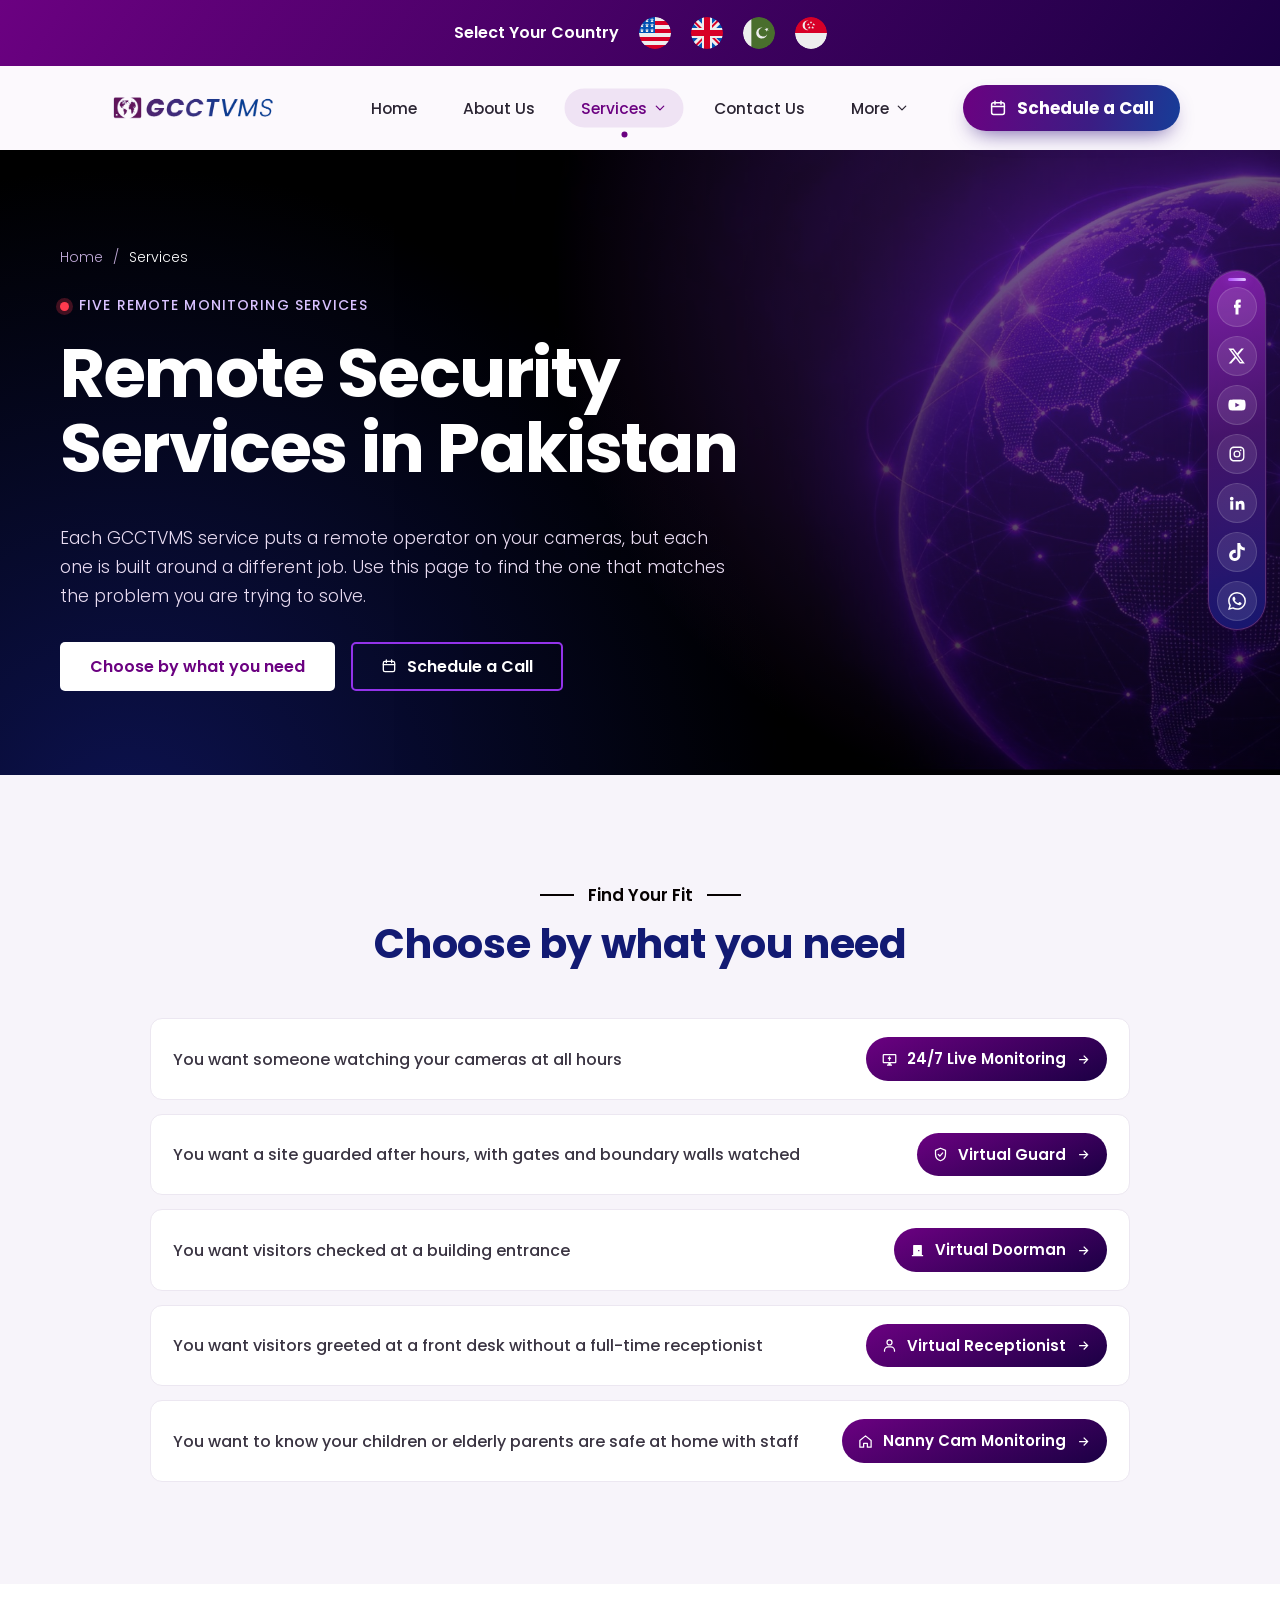
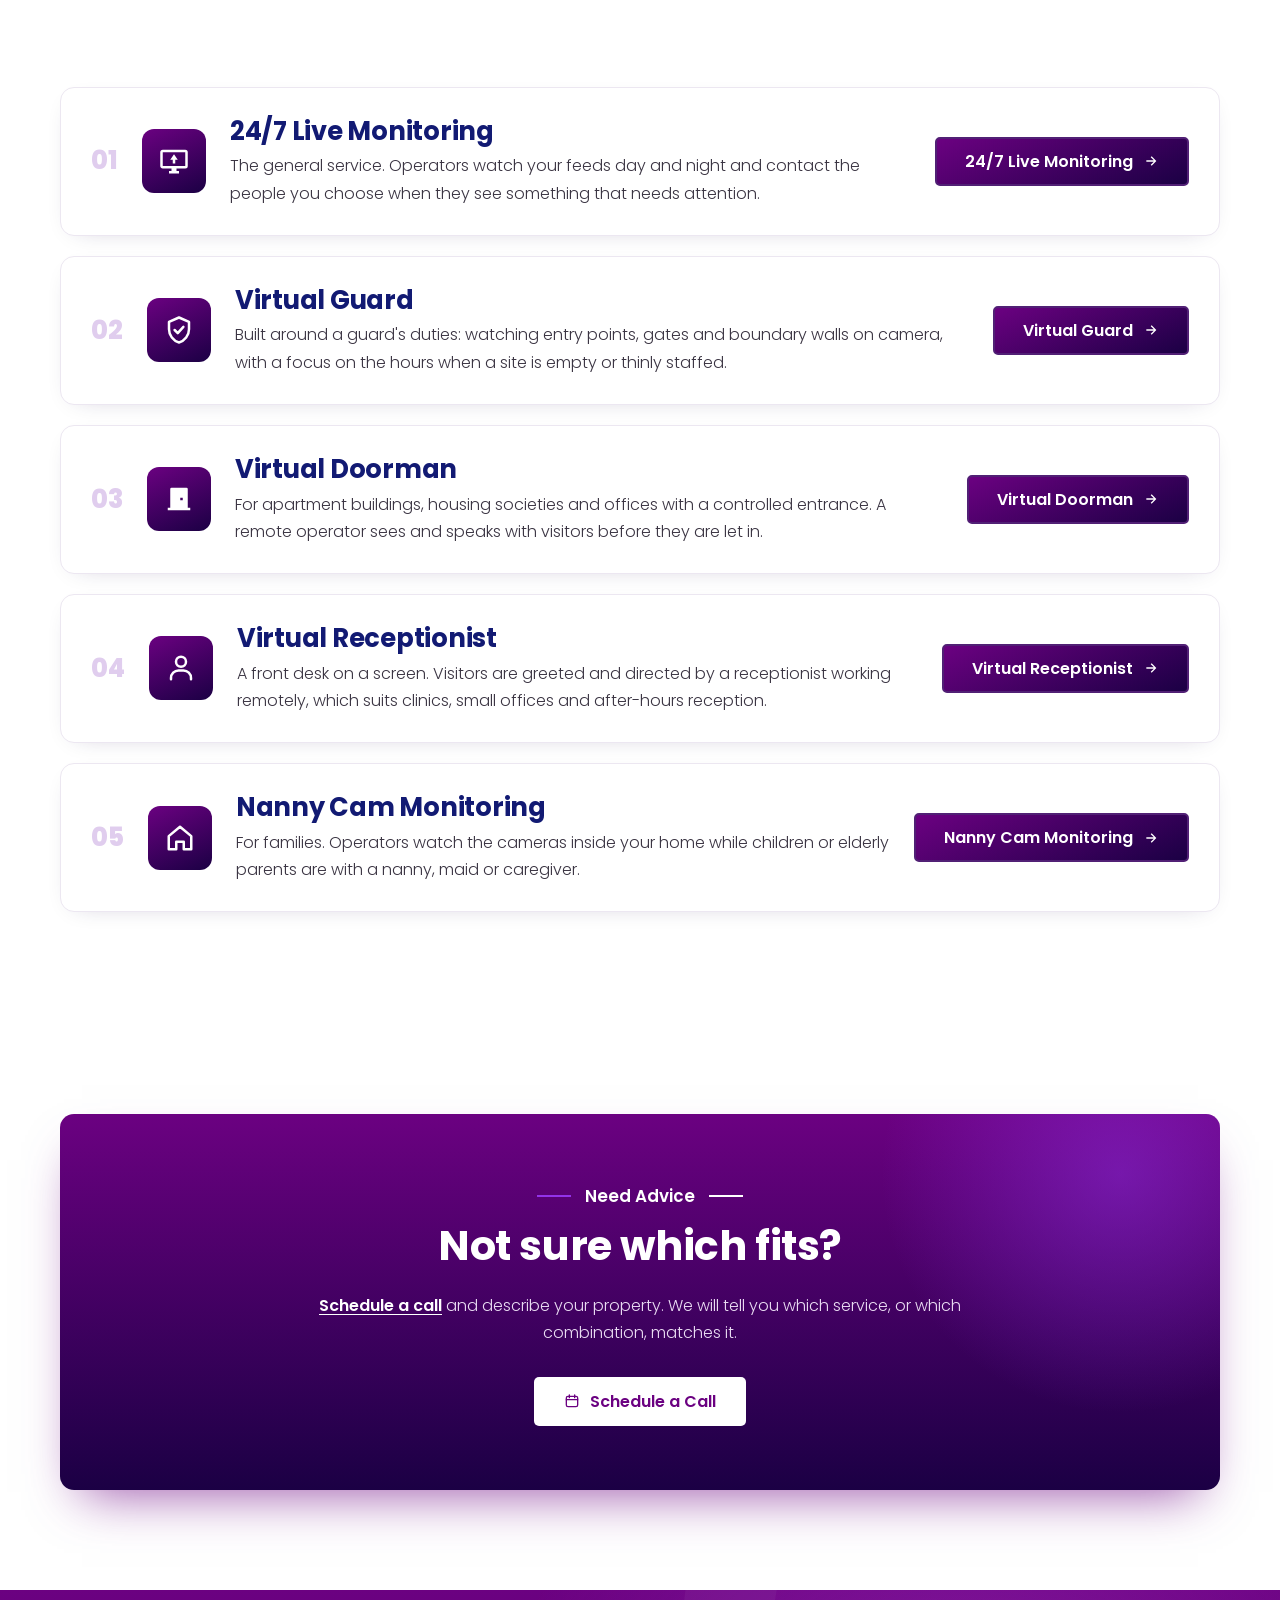
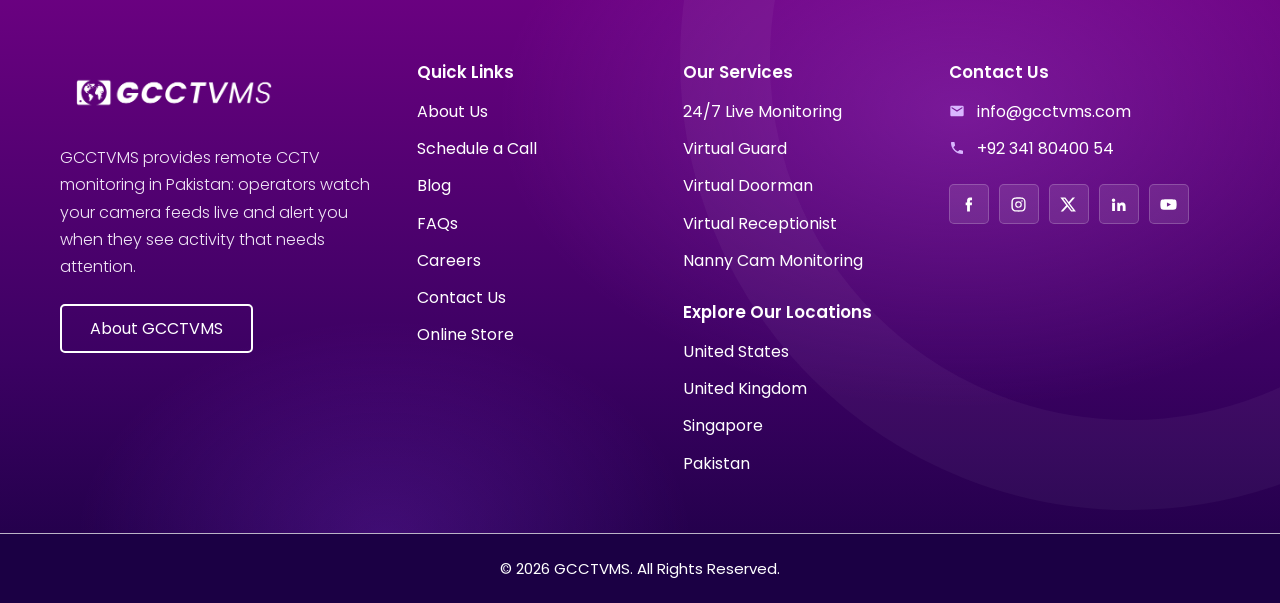
<file: services/index.html>
<!doctype html>
<html lang="en" class="no-js">

<head>
    <meta charset="utf-8">
    <meta name="viewport" content="width=device-width, initial-scale=1">
    <title>Remote Security Services in Pakistan | GCCTVMS</title>
    <meta name="description"
        content="Compare GCCTVMS remote security services in Pakistan: 24/7 live monitoring, virtual guard, virtual doorman, virtual receptionist and nanny cam monitoring.">
    <link rel="canonical" href="https://gcctvms.pk/services/">
    <meta name="theme-color" content="#6B0181">

    <meta property="og:type" content="website">
    <meta property="og:title" content="Remote Security Services in Pakistan | GCCTVMS">
    <meta property="og:description"
        content="Compare GCCTVMS remote security services in Pakistan: 24/7 live monitoring, virtual guard, virtual doorman, virtual receptionist and nanny cam monitoring.">
    <meta property="og:url" content="https://gcctvms.pk/services/">
    <meta property="og:image" content="https://gcctvms.pk/assets/img/about-control-room.webp">

    <link rel="icon" href="../assets/img/favicon.png" type="image/png">
    <link rel="apple-touch-icon" href="../assets/img/favicon.png">

    <link rel="preconnect" href="https://fonts.googleapis.com">
    <link rel="preconnect" href="https://fonts.gstatic.com" crossorigin>
    <link href="https://fonts.googleapis.com/css2?family=Poppins:wght@200;300;400;500;600;700;800&display=swap"
        rel="stylesheet">
    <link rel="stylesheet" href="../assets/css/style.css?v=14">

    <script type="application/ld+json">
    {
        "@context": "https://schema.org",
        "@graph": [
            {
                "@type": "Organization",
                "@id": "https://gcctvms.pk/#organization",
                "name": "Global CCTV Monitoring Services (GCCTVMS)",
                "url": "https://gcctvms.pk",
                "logo": "https://gcctvms.pk/assets/img/logo.png",
                "sameAs": [
                    "https://gcctvms.com"
                ]
            },
            {
                "@type": "ItemList",
                "name": "GCCTVMS remote security services in Pakistan",
                "itemListElement": [
                    {
                        "@type": "ListItem",
                        "position": 1,
                        "item": {
                            "@type": "Service",
                            "name": "24/7 Live Monitoring",
                            "url": "https://gcctvms.pk/services/24-7-live-cctv-monitoring/",
                            "areaServed": "PK",
                            "provider": {
                                "@id": "https://gcctvms.pk/#organization"
                            }
                        }
                    },
                    {
                        "@type": "ListItem",
                        "position": 2,
                        "item": {
                            "@type": "Service",
                            "name": "Virtual Guard",
                            "url": "https://gcctvms.pk/services/virtual-guard/",
                            "areaServed": "PK",
                            "provider": {
                                "@id": "https://gcctvms.pk/#organization"
                            }
                        }
                    },
                    {
                        "@type": "ListItem",
                        "position": 3,
                        "item": {
                            "@type": "Service",
                            "name": "Virtual Doorman",
                            "url": "https://gcctvms.pk/services/virtual-doorman/",
                            "areaServed": "PK",
                            "provider": {
                                "@id": "https://gcctvms.pk/#organization"
                            }
                        }
                    },
                    {
                        "@type": "ListItem",
                        "position": 4,
                        "item": {
                            "@type": "Service",
                            "name": "Virtual Receptionist",
                            "url": "https://gcctvms.pk/services/virtual-receptionist/",
                            "areaServed": "PK",
                            "provider": {
                                "@id": "https://gcctvms.pk/#organization"
                            }
                        }
                    },
                    {
                        "@type": "ListItem",
                        "position": 5,
                        "item": {
                            "@type": "Service",
                            "name": "Nanny Cam Monitoring",
                            "url": "https://gcctvms.pk/services/nanny-cam-monitoring/",
                            "areaServed": "PK",
                            "provider": {
                                "@id": "https://gcctvms.pk/#organization"
                            }
                        }
                    }
                ]
            },
            {
                "@type": "BreadcrumbList",
                "itemListElement": [
                    {
                        "@type": "ListItem",
                        "position": 1,
                        "name": "Home",
                        "item": "https://gcctvms.pk/"
                    },
                    {
                        "@type": "ListItem",
                        "position": 2,
                        "name": "Services",
                        "item": "https://gcctvms.pk/services/"
                    }
                ]
            }
        ]
    }
    </script>
</head>

<body>

    <!-- Inline icon set -->
    <svg width="0" height="0" style="position:absolute" aria-hidden="true">
        <symbol id="i-phone" viewBox="0 0 24 24">
            <path fill="currentColor"
                d="M6.6 10.8a15.1 15.1 0 0 0 6.6 6.6l2.2-2.2c.3-.3.7-.4 1-.2 1.1.4 2.3.6 3.6.6.6 0 1 .4 1 1V20c0 .6-.4 1-1 1A17 17 0 0 1 3 4c0-.6.4-1 1-1h3.5c.6 0 1 .4 1 1 0 1.3.2 2.5.6 3.6.1.3 0 .7-.2 1l-2.3 2.2Z" />
        </symbol>
        <symbol id="i-mail" viewBox="0 0 24 24">
            <path fill="currentColor"
                d="M20 4H4a2 2 0 0 0-2 2v12c0 1.1.9 2 2 2h16a2 2 0 0 0 2-2V6a2 2 0 0 0-2-2Zm0 4-8 5-8-5V6l8 5 8-5v2Z" />
        </symbol>
        <symbol id="i-pin" viewBox="0 0 24 24">
            <path fill="currentColor"
                d="M12 2a7 7 0 0 0-7 7c0 5.2 7 13 7 13s7-7.8 7-13a7 7 0 0 0-7-7Zm0 9.5A2.5 2.5 0 1 1 12 6.5a2.5 2.5 0 0 1 0 5Z" />
        </symbol>
        <symbol id="i-cart" viewBox="0 0 24 24">
            <path fill="currentColor"
                d="M7 18a2 2 0 1 0 0 4 2 2 0 0 0 0-4Zm10 0a2 2 0 1 0 0 4 2 2 0 0 0 0-4ZM7.2 14.8h9.9c.8 0 1.4-.4 1.8-1.1L22 7H6.2L5.3 5H2v2h2l3.6 7.6-1.4 2.4H19v-2H7.6l.6-1.2Z" />
        </symbol>
        <symbol id="i-check" viewBox="0 0 24 24">
            <path fill="currentColor" d="M9 16.2 4.8 12l-1.4 1.4L9 19 21 7l-1.4-1.4z" />
        </symbol>
        <symbol id="i-arrow" viewBox="0 0 24 24">
            <path fill="currentColor" d="M5 11h11.2l-4.6-4.6L13 5l7 7-7 7-1.4-1.4 4.6-4.6H5z" />
        </symbol>
        <symbol id="i-camera" viewBox="0 0 24 24">
            <path fill="currentColor"
                d="M21.6 6.4 15 3.2a1 1 0 0 0-1.3.5l-3 6.4a1 1 0 0 0 .5 1.3l1.4.7-1.2 2.6H7v-2H3v8h4v-2h5c.4 0 .7-.2.9-.6l1.6-3.4 1.1.5a1 1 0 0 0 1.3-.5l3-6.4a1 1 0 0 0-.3-1.5Z" />
        </symbol>
        <symbol id="i-monitor" viewBox="0 0 24 24">
            <path fill="currentColor"
                d="M21 3H3a2 2 0 0 0-2 2v11c0 1.1.9 2 2 2h7v2H8v2h8v-2h-2v-2h7a2 2 0 0 0 2-2V5a2 2 0 0 0-2-2Zm0 13H3V5h18v11Zm-9-9.5L9 11h2v3h2v-3h2l-3-4.5Z" />
        </symbol>
        <symbol id="i-door" viewBox="0 0 24 24">
            <path fill="currentColor" d="M19 19V4a1 1 0 0 0-1-1H6a1 1 0 0 0-1 1v15H3v2h18v-2h-2Zm-4-6h-2v-2h2v2Z" />
        </symbol>
        <symbol id="i-shield" viewBox="0 0 24 24">
            <path fill="none" stroke="currentColor" stroke-width="2" stroke-linejoin="round"
                d="M12 2 4 5.5v5.8c0 5 3.4 9.4 8 10.7 4.6-1.3 8-5.7 8-10.7V5.5L12 2Z" />
            <path fill="none" stroke="currentColor" stroke-width="2" stroke-linecap="round" stroke-linejoin="round"
                d="m8.5 12 2.5 2.5 4.5-5" />
        </symbol>
        <symbol id="i-globe" viewBox="0 0 24 24">
            <path fill="currentColor"
                d="M12 2a10 10 0 1 0 0 20 10 10 0 0 0 0-20Zm6.9 6h-2.9a15.7 15.7 0 0 0-1.4-3.6A8 8 0 0 1 18.9 8ZM12 4c.8 1.2 1.5 2.5 1.9 4h-3.8c.4-1.5 1.1-2.8 1.9-4ZM4.3 14a8.2 8.2 0 0 1 0-4h3.4a16.5 16.5 0 0 0 0 4H4.3Zm.8 2h2.9c.3 1.3.8 2.5 1.4 3.6A8 8 0 0 1 5.1 16ZM8 8H5.1a8 8 0 0 1 4.3-3.6C8.8 5.5 8.3 6.7 8 8Zm4 12c-.8-1.2-1.5-2.5-1.9-4h3.8c-.4 1.5-1.1 2.8-1.9 4Zm2.3-6H9.7a14.7 14.7 0 0 1 0-4h4.6a14.7 14.7 0 0 1 0 4Zm.3 5.6c.6-1.1 1.1-2.3 1.4-3.6h2.9a8 8 0 0 1-4.3 3.6Zm1.7-5.6a16.5 16.5 0 0 0 0-4h3.4a8.2 8.2 0 0 1 0 4h-3.4Z" />
        </symbol>
        <symbol id="i-chev" viewBox="0 0 24 24">
            <path fill="none" stroke="currentColor" stroke-width="2" stroke-linecap="round" stroke-linejoin="round"
                d="m6 9 6 6 6-6" />
        </symbol>
        <symbol id="i-cal" viewBox="0 0 24 24">
            <rect x="3.5" y="5" width="17" height="15.5" rx="2.5" fill="none" stroke="currentColor" stroke-width="2" />
            <path fill="none" stroke="currentColor" stroke-width="2" stroke-linecap="round"
                d="M3.5 10h17M8 3v4M16 3v4" />
        </symbol>
        <symbol id="i-mic" viewBox="0 0 24 24">
            <path fill="currentColor"
                d="M12 14a3 3 0 0 0 3-3V5a3 3 0 0 0-6 0v6a3 3 0 0 0 3 3Zm5.3-3a5.3 5.3 0 0 1-10.6 0H5c0 3.4 2.7 6.2 6 6.7V21h2v-3.3c3.3-.5 6-3.3 6-6.7h-1.7Z" />
        </symbol>
        <symbol id="i-grid" viewBox="0 0 24 24">
            <path fill="currentColor" d="M3 3h8v8H3V3Zm10 0h8v8h-8V3ZM3 13h8v8H3v-8Zm10 0h8v8h-8v-8Z" />
        </symbol>
        <symbol id="i-star" viewBox="0 0 24 24">
            <path fill="currentColor" d="m12 17.3 6.2 3.7-1.6-7L22 9.2l-7.2-.6L12 2 9.2 8.6 2 9.2 7.4 14l-1.6 7z" />
        </symbol>
        <symbol id="i-quote" viewBox="0 0 24 24">
            <path fill="currentColor" d="M6 17h3l2-4V7H5v6h3l-2 4Zm8 0h3l2-4V7h-6v6h3l-2 4Z" />
        </symbol>
        <symbol id="i-fb" viewBox="0 0 24 24">
            <path fill="currentColor" d="M14 9V7c0-.8.5-1 1-1h2V2h-3c-3 0-4 2-4 4.5V9H8v4h2v9h4v-9h2.7l.3-4h-3Z" />
        </symbol>
        <symbol id="i-ig" viewBox="0 0 24 24">
            <path fill="currentColor"
                d="M12 7.3a4.7 4.7 0 1 0 0 9.4 4.7 4.7 0 0 0 0-9.4Zm0 7.7a3 3 0 1 1 0-6 3 3 0 0 1 0 6Zm6-7.9a1.1 1.1 0 1 1-2.2 0 1.1 1.1 0 0 1 2.2 0ZM21.9 8c0-1.6-.4-3-1.6-4.2S17.6 2.1 16 2c-1.6-.1-6.4-.1-8 0-1.6.1-3 .4-4.2 1.6S2.1 6.4 2 8c-.1 1.6-.1 6.4 0 8 .1 1.6.4 3 1.6 4.2S6.4 21.9 8 22c1.6.1 6.4.1 8 0 1.6-.1 3-.4 4.2-1.6s1.6-2.6 1.7-4.2c.1-1.6.1-6.4 0-8Zm-2.1 9.8a3.3 3.3 0 0 1-1.8 1.8c-1.3.5-4.3.4-5.9.4s-4.6.1-5.9-.4a3.3 3.3 0 0 1-1.8-1.8c-.5-1.3-.4-4.3-.4-5.8s-.1-4.6.4-5.9A3.3 3.3 0 0 1 6.1 4.3C7.4 3.8 10.4 3.9 12 3.9s4.6-.1 5.9.4a3.3 3.3 0 0 1 1.8 1.8c.5 1.3.4 4.3.4 5.9s.1 4.5-.3 5.8Z" />
        </symbol>
        <symbol id="i-x" viewBox="0 0 24 24">
            <path fill="currentColor"
                d="M17.8 2h3.4l-7.4 8.5L22.5 22h-6.8l-5.3-7-6.1 7H.9l7.9-9L.5 2h7l4.8 6.4L17.8 2Zm-1.2 18h1.9L6.5 4H4.5l12.1 16Z" />
        </symbol>
        <symbol id="i-in" viewBox="0 0 24 24">
            <path fill="currentColor"
                d="M4.98 3.5a2.5 2.5 0 1 1 0 5 2.5 2.5 0 0 1 0-5ZM3 9.5h4V21H3V9.5Zm6.5 0h3.8v1.6h.1c.5-1 1.8-2 3.8-2 4 0 4.8 2.6 4.8 6.1V21h-4v-5.1c0-1.2 0-2.8-1.7-2.8s-2 1.3-2 2.7V21h-4V9.5Z" />
        </symbol>
        <symbol id="i-yt" viewBox="0 0 24 24">
            <path fill="currentColor"
                d="M23 7.2a3 3 0 0 0-2.1-2.1C19 4.6 12 4.6 12 4.6s-7 0-8.9.5A3 3 0 0 0 1 7.2 31 31 0 0 0 .5 12a31 31 0 0 0 .5 4.8 3 3 0 0 0 2.1 2.1c1.9.5 8.9.5 8.9.5s7 0 8.9-.5a3 3 0 0 0 2.1-2.1 31 31 0 0 0 .5-4.8 31 31 0 0 0-.5-4.8ZM9.8 15V9l5.7 3-5.7 3Z" />
        </symbol>
        <symbol id="i-tt" viewBox="0 0 24 24">
            <path fill="currentColor"
                d="M12.5.02c1.3-.02 2.6-.01 3.9-.02.08 1.53.63 3.09 1.75 4.17 1.12 1.11 2.7 1.62 4.24 1.79v4.03c-1.44-.05-2.89-.35-4.2-.97-.57-.26-1.1-.59-1.62-.93-.01 2.92.01 5.84-.02 8.75-.08 1.4-.54 2.79-1.35 3.94-1.31 1.92-3.58 3.17-5.91 3.21-1.43.08-2.86-.31-4.08-1.03-2.02-1.19-3.44-3.37-3.65-5.71-.02-.5-.03-1-.01-1.49.18-1.9 1.12-3.72 2.58-4.96 1.66-1.44 3.98-2.13 6.15-1.72.02 1.48-.04 2.96-.04 4.44-.99-.32-2.15-.23-3.02.37-.63.41-1.11 1.04-1.36 1.75-.21.51-.15 1.07-.14 1.61.24 1.64 1.82 3.02 3.5 2.87 1.12-.01 2.19-.66 2.77-1.61.19-.33.4-.67.41-1.06.1-1.79.06-3.57.07-5.36.01-4.03-.01-8.05.02-12.07Z" />
        </symbol>
        <symbol id="i-wa" viewBox="0 0 24 24">
            <path fill="currentColor"
                d="M17.47 14.38c-.3-.15-1.76-.87-2.03-.97-.27-.1-.47-.15-.67.15-.2.3-.77.97-.94 1.16-.17.2-.35.22-.64.08-.3-.15-1.26-.46-2.39-1.48-.88-.79-1.48-1.76-1.65-2.06-.17-.3-.02-.46.13-.61.13-.13.3-.35.45-.52.15-.17.2-.3.3-.5.1-.2.05-.37-.03-.52-.07-.15-.67-1.61-.92-2.21-.24-.58-.49-.5-.67-.51h-.57c-.2 0-.52.07-.79.37-.27.3-1.04 1.02-1.04 2.48 0 1.46 1.07 2.88 1.21 3.07.15.2 2.1 3.2 5.08 4.49.71.31 1.26.49 1.7.63.71.23 1.36.2 1.87.12.57-.09 1.76-.72 2-1.41.25-.7.25-1.29.18-1.41-.08-.13-.27-.2-.57-.35m-5.42 7.4h-.01a9.87 9.87 0 0 1-5.03-1.38l-.36-.21-3.74.98 1-3.65-.24-.37a9.86 9.86 0 0 1-1.51-5.26c0-5.45 4.44-9.88 9.89-9.88 2.64 0 5.12 1.03 6.99 2.9a9.82 9.82 0 0 1 2.89 6.99c0 5.45-4.44 9.88-9.89 9.88m8.41-18.3A11.82 11.82 0 0 0 12.05 0C5.5 0 .16 5.34.16 11.89c0 2.1.55 4.14 1.59 5.95L.06 24l6.3-1.65a11.88 11.88 0 0 0 5.69 1.45c6.55 0 11.89-5.34 11.89-11.89a11.82 11.82 0 0 0-3.48-8.41Z" />
        </symbol>
        <symbol id="i-user" viewBox="0 0 24 24">
            <path fill="none" stroke="currentColor" stroke-width="2" stroke-linecap="round"
                d="M4 21v-1a6 6 0 0 1 6-6h4a6 6 0 0 1 6 6v1M12 11a4 4 0 1 0 0-8 4 4 0 0 0 0 8Z" />
        </symbol>
        <symbol id="i-home" viewBox="0 0 24 24">
            <path fill="none" stroke="currentColor" stroke-width="2" stroke-linejoin="round"
                d="M3 10.5 12 3l9 7.5V21h-6v-6H9v6H3V10.5Z" />
        </symbol>
        <symbol id="i-bolt" viewBox="0 0 24 24">
            <path fill="currentColor" d="M13 2 4 14h7l-1 8 9-12h-7l1-8Z" />
        </symbol>
        <symbol id="i-share" viewBox="0 0 24 24">
            <path fill="none" stroke="currentColor" stroke-width="2" stroke-linecap="round"
                d="M8.6 13.5l6.8 4M15.4 6.5l-6.8 4" />
            <circle cx="18" cy="5" r="3" fill="none" stroke="currentColor" stroke-width="2" />
            <circle cx="6" cy="12" r="3" fill="none" stroke="currentColor" stroke-width="2" />
            <circle cx="18" cy="19" r="3" fill="none" stroke="currentColor" stroke-width="2" />
        </symbol>
    </svg>

    <a class="skip" href="#main">Skip to content</a>

    <!-- Country bar -->
    <div class="topbar">
        <div class="container topbar__inner">
            <div class="countries">
                <span>Select Your Country</span>
                <a href="https://gcctvms.us/" title="United States"><img src="../assets/img/flag-us.svg"
                        alt="United States" width="30" height="30"></a>
                <a href="https://gcctvms.uk/" title="United Kingdom"><img src="../assets/img/flag-gb.svg"
                        alt="United Kingdom" width="30" height="30"></a>
                <a href="https://gcctvms.pk/" title="Pakistan" class="is-current" aria-current="true"><img
                        src="../assets/img/flag-pk.svg" alt="Pakistan" width="30" height="30"></a>
                <a href="https://gcctvms.sg/" title="Singapore"><img src="../assets/img/flag-sg.svg" alt="Singapore"
                        width="30" height="30"></a>
            </div>
        </div>
    </div>

    <!-- Header -->
    <header class="header" id="header">
        <div class="container header__inner">
            <a class="logo" href="/" aria-label="GCCTVMS Pakistan home">
                <img src="../assets/img/logo.png" alt="GCCTVMS" width="190" height="49">
            </a>

            <nav class="nav" id="nav" aria-label="Main">
                <a href="/" class="nav__link">Home</a>
                <a href="/about-us/" class="nav__link">About Us</a>
                <div class="nav__item has-menu">
                    <button class="nav__link nav__toggle is-active" type="button" aria-expanded="false">Services <svg
                            class="ic chev">
                            <use href="#i-chev" />
                        </svg></button>
                    <div class="submenu">
                        <a href="/services/24-7-live-cctv-monitoring/">24/7 Live Monitoring</a>
                        <a href="/services/virtual-guard/">Virtual Guard</a>
                        <a href="/services/virtual-doorman/">Virtual Doorman</a>
                        <a href="/services/virtual-receptionist/">Virtual Receptionist</a>
                        <a href="/services/nanny-cam-monitoring/">Nanny Cam Monitoring</a>
                    </div>
                </div>
                <a href="/contact-us/" class="nav__link">Contact Us</a>
                <div class="nav__item has-menu">
                    <button class="nav__link nav__toggle" type="button" aria-expanded="false">More <svg class="ic chev">
                            <use href="#i-chev" />
                        </svg></button>
                    <div class="submenu">
                        <a href="/blog/">Blog</a>
                        <a href="/faqs/">FAQs</a>
                        <a href="/careers/">Careers</a>
                        <a href="https://gcctvmspk.com/" target="_blank" rel="noopener">Online Store</a>
                    </div>
                </div>
                <a class="btn-call nav__cta" href="https://cal.com/mudassirali/30min" target="_blank" rel="noopener"><svg class="ic">
                        <use href="#i-cal" />
                    </svg>Schedule a Call</a>
            </nav>

            <div class="header__actions">
                <a class="btn-call header__cta" href="https://cal.com/mudassirali/30min" target="_blank" rel="noopener"><svg class="ic">
                        <use href="#i-cal" />
                    </svg>Schedule a Call</a>
                <button class="burger" id="burger" aria-label="Open menu" aria-expanded="false"
                    aria-controls="nav"><span></span><span></span><span></span></button>
            </div>
        </div>
    </header>

    <!-- Floating social bar -->
    <aside class="dock" id="dock" aria-label="Social media">
        <div class="dock__panel">
            <button class="dock__toggle" type="button" aria-controls="dockIcons" aria-expanded="true"
                aria-label="Hide social media links" title="Hide social links"><svg class="ic">
                    <use href="#i-share" />
                </svg></button>
            <div class="dock__icons" id="dockIcons">
                <a class="dock__ic dock__ic--fb" href="https://www.facebook.com/globalcctvmspakistan"
                    data-label="Facebook" aria-label="Facebook" target="_blank" rel="noopener"><svg class="ic">
                        <use href="#i-fb" />
                    </svg></a>
                <a class="dock__ic dock__ic--x" href="https://x.com/globalcctvms/" data-label="X (Twitter)"
                    aria-label="X (Twitter)" target="_blank" rel="noopener"><svg class="ic">
                        <use href="#i-x" />
                    </svg></a>
                <a class="dock__ic dock__ic--yt" href="https://www.youtube.com/@GCCTVMSOfficial" data-label="YouTube"
                    aria-label="YouTube" target="_blank" rel="noopener"><svg class="ic">
                        <use href="#i-yt" />
                    </svg></a>
                <a class="dock__ic dock__ic--ig" href="https://www.instagram.com/globalcctvmspakistan/"
                    data-label="Instagram" aria-label="Instagram" target="_blank" rel="noopener"><svg class="ic">
                        <use href="#i-ig" />
                    </svg></a>
                <a class="dock__ic dock__ic--in" href="https://www.linkedin.com/company/globalcctvms"
                    data-label="LinkedIn" aria-label="LinkedIn" target="_blank" rel="noopener"><svg class="ic">
                        <use href="#i-in" />
                    </svg></a>
                <a class="dock__ic dock__ic--tt" href="https://www.tiktok.com/@gcctvms" data-label="TikTok"
                    aria-label="TikTok" target="_blank" rel="noopener"><svg class="ic">
                        <use href="#i-tt" />
                    </svg></a>
                <a class="dock__ic dock__ic--wa" href="https://wa.me/923418040054" data-label="WhatsApp"
                    aria-label="WhatsApp" target="_blank" rel="noopener"><svg class="ic">
                        <use href="#i-wa" />
                    </svg></a>
            </div>
        </div>
    </aside>

    <main id="main">

        <!-- Page hero -->
        <section class="page-hero">
            <div class="container">
                <nav class="crumbs" aria-label="Breadcrumb">
                    <a href="/">Home</a><span aria-hidden="true">/</span><span aria-current="page">Services</span>
                </nav>
                <span class="hero__kicker"><span class="live-dot"></span>Five Remote Monitoring Services</span>
                <h1>Remote Security Services in Pakistan</h1>
                <p class="lead">Each GCCTVMS service puts a remote operator on your cameras, but each one is built around a different job. Use this page to find the one that matches the problem you are trying to solve.</p>
                <div class="hero__actions">
                    <a class="btn btn--white" href="#choose">Choose by what you need</a>
                    <a class="btn btn--outline" href="https://cal.com/mudassirali/30min" target="_blank" rel="noopener"><svg class="ic"><use href="#i-cal" /></svg>Schedule a Call</a>
                </div>
            </div>
        </section>

        <!-- Chooser -->
        <section class="section chooser" id="choose">
            <div class="container">
                <div class="section-head reveal">
                    <span class="eyebrow eyebrow--center">Find Your Fit</span>
                    <h2>Choose by what you need</h2>
                </div>
                <ul class="need-list">
                    <li class="reveal"><a href="#live-monitoring"><span class="need-list__need">You want someone watching your cameras at all hours</span><span class="need-list__svc"><svg class="ic"><use href="#i-monitor" /></svg>24/7 Live Monitoring<svg class="ic need-list__arrow"><use href="#i-arrow" /></svg></span></a></li>
                    <li class="reveal"><a href="#virtual-guard"><span class="need-list__need">You want a site guarded after hours, with gates and boundary walls watched</span><span class="need-list__svc"><svg class="ic"><use href="#i-shield" /></svg>Virtual Guard<svg class="ic need-list__arrow"><use href="#i-arrow" /></svg></span></a></li>
                    <li class="reveal"><a href="#virtual-doorman"><span class="need-list__need">You want visitors checked at a building entrance</span><span class="need-list__svc"><svg class="ic"><use href="#i-door" /></svg>Virtual Doorman<svg class="ic need-list__arrow"><use href="#i-arrow" /></svg></span></a></li>
                    <li class="reveal"><a href="#virtual-receptionist"><span class="need-list__need">You want visitors greeted at a front desk without a full-time receptionist</span><span class="need-list__svc"><svg class="ic"><use href="#i-user" /></svg>Virtual Receptionist<svg class="ic need-list__arrow"><use href="#i-arrow" /></svg></span></a></li>
                    <li class="reveal"><a href="#nanny-cam"><span class="need-list__need">You want to know your children or elderly parents are safe at home with staff</span><span class="need-list__svc"><svg class="ic"><use href="#i-home" /></svg>Nanny Cam Monitoring<svg class="ic need-list__arrow"><use href="#i-arrow" /></svg></span></a></li>
                </ul>
            </div>
        </section>

        <!-- Service rows -->
        <section class="section svc-rows">
            <div class="container">
                <article class="svc-row reveal" id="live-monitoring">
                    <span class="svc-row__num">01</span>
                    <span class="svc-row__icon"><svg class="ic"><use href="#i-monitor" /></svg></span>
                    <div class="svc-row__body">
                        <h2>24/7 Live Monitoring</h2>
                        <p>The general service. Operators watch your feeds day and night and contact the people you choose when they see something that needs attention.</p>
                    </div>
                    <a class="btn btn--primary svc-row__cta" href="/services/24-7-live-cctv-monitoring/">24/7 Live Monitoring <svg class="ic"><use href="#i-arrow" /></svg></a>
                </article>
                <article class="svc-row reveal" id="virtual-guard">
                    <span class="svc-row__num">02</span>
                    <span class="svc-row__icon"><svg class="ic"><use href="#i-shield" /></svg></span>
                    <div class="svc-row__body">
                        <h2>Virtual Guard</h2>
                        <p>Built around a guard's duties: watching entry points, gates and boundary walls on camera, with a focus on the hours when a site is empty or thinly staffed.</p>
                    </div>
                    <a class="btn btn--primary svc-row__cta" href="/services/virtual-guard/">Virtual Guard <svg class="ic"><use href="#i-arrow" /></svg></a>
                </article>
                <article class="svc-row reveal" id="virtual-doorman">
                    <span class="svc-row__num">03</span>
                    <span class="svc-row__icon"><svg class="ic"><use href="#i-door" /></svg></span>
                    <div class="svc-row__body">
                        <h2>Virtual Doorman</h2>
                        <p>For apartment buildings, housing societies and offices with a controlled entrance. A remote operator sees and speaks with visitors before they are let in.</p>
                    </div>
                    <a class="btn btn--primary svc-row__cta" href="/services/virtual-doorman/">Virtual Doorman <svg class="ic"><use href="#i-arrow" /></svg></a>
                </article>
                <article class="svc-row reveal" id="virtual-receptionist">
                    <span class="svc-row__num">04</span>
                    <span class="svc-row__icon"><svg class="ic"><use href="#i-user" /></svg></span>
                    <div class="svc-row__body">
                        <h2>Virtual Receptionist</h2>
                        <p>A front desk on a screen. Visitors are greeted and directed by a receptionist working remotely, which suits clinics, small offices and after-hours reception.</p>
                    </div>
                    <a class="btn btn--primary svc-row__cta" href="/services/virtual-receptionist/">Virtual Receptionist <svg class="ic"><use href="#i-arrow" /></svg></a>
                </article>
                <article class="svc-row reveal" id="nanny-cam">
                    <span class="svc-row__num">05</span>
                    <span class="svc-row__icon"><svg class="ic"><use href="#i-home" /></svg></span>
                    <div class="svc-row__body">
                        <h2>Nanny Cam Monitoring</h2>
                        <p>For families. Operators watch the cameras inside your home while children or elderly parents are with a nanny, maid or caregiver.</p>
                    </div>
                    <a class="btn btn--primary svc-row__cta" href="/services/nanny-cam-monitoring/">Nanny Cam Monitoring <svg class="ic"><use href="#i-arrow" /></svg></a>
                </article>
            </div>
        </section>

        <!-- Not sure -->
        <section class="section cta-wrap">
            <div class="container">
                <div class="cta cta--simple reveal">
                    <span class="eyebrow eyebrow--light eyebrow--center">Need Advice</span>
                    <h2>Not sure which fits?</h2>
                    <p><a href="https://cal.com/mudassirali/30min" target="_blank" rel="noopener">Schedule a call</a> and describe your property. We will tell you which service, or which combination, matches it.</p>
                    <div class="cta__actions">
                        <a class="btn btn--white" href="https://cal.com/mudassirali/30min" target="_blank" rel="noopener"><svg class="ic"><use href="#i-cal" /></svg>Schedule a Call</a>
                    </div>
                </div>
            </div>
        </section>
    </main>

    <!-- Footer -->
    <footer class="footer">
        <div class="container footer__grid">
            <div>
                <a class="logo logo--footer" href="/" aria-label="GCCTVMS Pakistan home">
                    <img src="../assets/img/logo.png" alt="GCCTVMS" width="230" height="59" loading="lazy">
                </a>
                <p>GCCTVMS provides remote CCTV monitoring in Pakistan: operators watch your camera feeds live and alert
                    you when they see activity that needs attention.</p>
                <a class="btn btn--outline-white" href="/about-us/">About GCCTVMS</a>
            </div>
            <div>
                <h4>Quick Links</h4>
                <ul>
                    <li><a href="/about-us/">About Us</a></li>
                    <li><a href="https://cal.com/mudassirali/30min" target="_blank" rel="noopener">Schedule a Call</a></li>
                    <li><a href="/blog/">Blog</a></li>
                    <li><a href="/faqs/">FAQs</a></li>
                    <li><a href="/careers/">Careers</a></li>
                    <li><a href="/contact-us/">Contact Us</a></li>
                    <li><a href="https://gcctvmspk.com/" target="_blank" rel="noopener">Online Store</a></li>
                </ul>
            </div>
            <div>
                <h4>Our Services</h4>
                <ul>
                    <li><a href="/services/24-7-live-cctv-monitoring/">24/7 Live Monitoring</a></li>
                    <li><a href="/services/virtual-guard/">Virtual Guard</a></li>
                    <li><a href="/services/virtual-doorman/">Virtual Doorman</a></li>
                    <li><a href="/services/virtual-receptionist/">Virtual Receptionist</a></li>
                    <li><a href="/services/nanny-cam-monitoring/">Nanny Cam Monitoring</a></li>
                </ul>
                <h4 class="footer__sub">Explore Our Locations</h4>
                <ul>
                    <li><a href="https://gcctvms.us/">United States</a></li>
                    <li><a href="https://gcctvms.uk/">United Kingdom</a></li>
                    <li><a href="https://gcctvms.sg/">Singapore</a></li>
                    <li><a href="https://gcctvms.pk/">Pakistan</a></li>
                </ul>
            </div>
            <div>
                <h4>Contact Us</h4>
                <ul class="footer__contact">
                    <li><svg class="ic">
                            <use href="#i-mail" />
                        </svg><a href="mailto:info@gcctvms.com">info@gcctvms.com</a></li>
                    <li><svg class="ic">
                            <use href="#i-phone" />
                        </svg><a href="tel:+923418040054">+92 341 80400 54</a></li>
                </ul>
                <div class="social social--footer">
                    <a href="https://www.facebook.com/globalcctvmspakistan" aria-label="Facebook" target="_blank"
                        rel="noopener"><svg class="ic">
                            <use href="#i-fb" />
                        </svg></a>
                    <a href="https://www.instagram.com/globalcctvmspakistan/" aria-label="Instagram" target="_blank"
                        rel="noopener"><svg class="ic">
                            <use href="#i-ig" />
                        </svg></a>
                    <a href="https://x.com/globalcctvms/" aria-label="X" target="_blank" rel="noopener"><svg class="ic">
                            <use href="#i-x" />
                        </svg></a>
                    <a href="https://www.linkedin.com/company/globalcctvms" aria-label="LinkedIn" target="_blank"
                        rel="noopener"><svg class="ic">
                            <use href="#i-in" />
                        </svg></a>
                    <a href="https://www.youtube.com/@GCCTVMSOfficial" aria-label="YouTube" target="_blank"
                        rel="noopener"><svg class="ic">
                            <use href="#i-yt" />
                        </svg></a>
                </div>
            </div>
        </div>
        <div class="footer__bottom">
            <div class="container">&copy; <span id="year">2026</span> GCCTVMS. All Rights Reserved.</div>
        </div>
    </footer>

    <a class="call-float" href="tel:+923418040054" aria-label="Call GCCTVMS"><svg class="ic">
            <use href="#i-phone" />
        </svg></a>

    <script src="../assets/js/main.js?v=8" defer></script>
</body>

</html>
</file>
<file: assets/css/style.css>
/* GCCTVMS Pakistan — styles matched to the gcctvms.com theme */
:root {
  --purple: #6B0181;          /* main brand purple */
  --purple-deep: #1B0044;     /* gradient end / darkest purple */
  --plum: #591A5D;            /* nav + accents */
  --violet: #9333EA;          /* outlines + glow */
  --navy: #121A73;            /* section headings */
  --blue: #163D98;            /* testimonial gradient end */
  --ink: #060101;
  --text: #3a3442;
  --muted: #6b6574;
  --line: #ece7f1;
  --soft: #f7f4fa;
  --white: #fff;

  --grad: linear-gradient(156deg, var(--purple) 0%, var(--purple-deep) 100%);
  --grad-v: linear-gradient(180deg, var(--purple) 0%, var(--purple-deep) 100%);
  --grad-bar: linear-gradient(124deg, var(--purple) 0%, var(--purple-deep) 100%);
  --grad-blue: linear-gradient(135deg, var(--plum), var(--blue));

  --radius: 12px;
  --btn-radius: 5px;
  --shadow: 0 18px 44px -18px rgba(27, 0, 68, .35);
  --font: "Poppins", system-ui, sans-serif;
  --container: 1200px;
}

*, *::before, *::after { box-sizing: border-box; }
html { scroll-behavior: smooth; -webkit-text-size-adjust: 100%; }
body { margin: 0; font: 300 16px/1.7 var(--font); color: var(--text); background: var(--white); overflow-x: hidden; }
img { max-width: 100%; height: auto; display: block; }
a { color: var(--purple); text-decoration: none; transition: color .2s; }
a:hover { color: var(--violet); }
strong { font-weight: 600; color: var(--ink); }
h1, h2, h3, h4 { font-family: var(--font); line-height: 1.2; margin: 0 0 .55em; color: var(--navy); font-weight: 700; }
h1 { font-size: clamp(2.4rem, 5.4vw, 4.6rem); letter-spacing: -.02em; line-height: 1.08; }
h2 { font-size: clamp(1.75rem, 3.2vw, 2.65rem); letter-spacing: -.01em; }
h3 { font-size: 1.2rem; font-weight: 600; }
p { margin: 0 0 1em; }
ul { margin: 0; padding: 0; list-style: none; }
button, input, select, textarea { font: inherit; }
.ic { width: 1em; height: 1em; flex: none; }
.sr-only { position: absolute; width: 1px; height: 1px; overflow: hidden; clip: rect(0 0 0 0); white-space: nowrap; }
.skip { position: absolute; left: -999px; top: 0; background: var(--purple); color: #fff; padding: 10px 16px; z-index: 100; }
.skip:focus { left: 16px; }
:focus-visible { outline: 3px solid var(--violet); outline-offset: 2px; }

.container { width: 100%; max-width: var(--container); margin: 0 auto; padding: 0 20px; }
.section { padding: clamp(64px, 8vw, 104px) 0; }

/* Buttons — square-ish like gcctvms.com */
.btn { display: inline-flex; align-items: center; justify-content: center; gap: 10px; padding: 13px 28px; border-radius: var(--btn-radius); font: 600 16px/1.2 var(--font); border: 2px solid transparent; cursor: pointer; transition: transform .2s, box-shadow .2s, background .2s, color .2s, border-color .2s; white-space: nowrap; }
.btn:hover { transform: translateY(-2px); }
.btn--primary { background: var(--grad); color: #fff; border-color: #512075; }
.btn--primary:hover { color: #fff; box-shadow: 0 12px 26px -10px rgba(107, 1, 129, .7); }
.btn--white { background: #fff; color: var(--purple); }
.btn--white:hover { color: var(--purple); box-shadow: 0 0 0 4px rgba(147, 51, 234, .35); }
.btn--outline { background: transparent; color: #fff; border-color: var(--violet); }
.btn--outline:hover { color: #fff; background: rgba(147, 51, 234, .18); }
.btn--outline-white { background: transparent; color: #fff; border-color: #fff; font-weight: 500; }
.btn--outline-white:hover { background: #fff; color: var(--purple); }
.btn--block { width: 100%; }
.center-cta { text-align: center; margin-top: 44px; }

/* Eyebrow: "— Label —" */
.eyebrow { display: inline-flex; align-items: center; gap: 14px; font: 600 1.05rem/1.2 var(--font); color: var(--ink); margin-bottom: 14px; }
.eyebrow::before { content: ""; width: 34px; height: 2px; background: currentColor; }
.eyebrow--center::after { content: ""; width: 34px; height: 2px; background: currentColor; }
.eyebrow--light { color: #fff; }
.eyebrow--light::before { background: var(--violet); }

/* Country / contact bar */
.topbar { background: var(--grad-bar); color: #fff; font-size: 14px; font-weight: 400; }
.topbar__inner { display: flex; justify-content: center; align-items: center; min-height: 52px; gap: 16px; }
.topbar__contact { display: flex; gap: 26px; }
.topbar a { color: #fff; display: inline-flex; align-items: center; gap: 8px; }
.topbar a:hover { color: #e3c8f5; }
.topbar__inner { min-height: 66px; }
.countries { display: flex; align-items: center; gap: 20px; }
.countries span { font-weight: 600; font-size: 16px; margin-right: 0; }
.countries a { width: 32px; height: 32px; border-radius: 50%; overflow: hidden; transition: transform .2s; }
.countries a:hover { transform: scale(1.12); }
.countries img { width: 100%; height: 100%; object-fit: contain; }

/* Header */
.header { position: sticky; top: 0; z-index: 50; background: #fcf9fd; transition: box-shadow .2s; }
.header.is-scrolled { box-shadow: 0 8px 26px -14px rgba(27, 0, 68, .35); }
.header__inner { position: relative; display: flex; align-items: center; justify-content: space-between; min-height: 84px; gap: 20px; max-width: none; padding: 0 clamp(20px, 7.8vw, 150px); }
.logo img { width: 188px; height: auto; }
.nav { position: absolute; left: 50%; top: 50%; transform: translate(-50%, -50%); display: flex; align-items: center; gap: 14px; }
.nav__link { position: relative; display: inline-flex; align-items: center; gap: 6px; padding: 8px 16px; border: 0; border-radius: 999px; background: none; font: 500 15.5px var(--font); color: #2b2533; cursor: pointer; transition: background .2s, color .2s; white-space: nowrap; }
.nav__link:hover { color: var(--purple); background: rgba(107, 1, 129, .06); }
.nav__link.is-active { color: var(--purple); background: #efe3f4; }
.nav__link.is-active::after { content: ""; position: absolute; left: 50%; bottom: -10px; width: 6px; height: 6px; margin-left: -3px; border-radius: 50%; background: var(--purple); }
.chev { font-size: 15px; transition: transform .2s; }
.nav__item { position: relative; }
.submenu { position: absolute; top: calc(100% + 12px); left: 50%; min-width: 230px; padding: 8px; background: #fff; border-radius: 12px; box-shadow: 0 18px 40px -16px rgba(27, 0, 68, .35); border: 1px solid var(--line); opacity: 0; visibility: hidden; transform: translate(-50%, 6px); transition: opacity .2s, transform .2s, visibility .2s; }
.submenu::before { content: ""; position: absolute; left: 0; right: 0; top: -14px; height: 14px; }
.submenu a { display: block; padding: 10px 14px; border-radius: 8px; font: 400 15px var(--font); color: #2b2533; }
.submenu a:hover { background: #f4ecf7; color: var(--purple); }
.nav__item:hover .submenu, .nav__item:focus-within .submenu, .nav__item.is-open .submenu { opacity: 1; visibility: visible; transform: translate(-50%, 0); }
.nav__item:hover .chev, .nav__item.is-open .chev { transform: rotate(180deg); }
.nav .nav__cta { display: none; }
.header__actions { display: flex; align-items: center; gap: 12px; }
.btn-call { display: inline-flex; align-items: center; gap: 10px; padding: 13px 26px; border-radius: 999px; background: linear-gradient(100deg, var(--purple) 0%, #3b1d84 60%, var(--blue) 100%); color: #fff; font: 700 17px/1.2 var(--font); box-shadow: 0 10px 22px -10px rgba(59, 29, 132, .8); transition: transform .2s, box-shadow .2s; white-space: nowrap; }
.btn-call .ic { font-size: 18px; }
.btn-call:hover { color: #fff; transform: translateY(-2px); box-shadow: 0 14px 28px -10px rgba(59, 29, 132, .9); }
.burger { display: none; width: 46px; height: 46px; border: 0; border-radius: var(--btn-radius); background: var(--grad-blue); cursor: pointer; padding: 14px 12px; flex-direction: column; justify-content: space-between; }
.burger span { display: block; height: 2px; background: #fff; border-radius: 2px; transition: transform .25s, opacity .25s; }
.burger[aria-expanded="true"] span:nth-child(1) { transform: translateY(7px) rotate(45deg); }
.burger[aria-expanded="true"] span:nth-child(2) { opacity: 0; }
.burger[aria-expanded="true"] span:nth-child(3) { transform: translateY(-7px) rotate(-45deg); }

/* Floating social bar (desktop) */
/* Floating social dock (matches gcctvms.com) — minimizable */
.dock { position: fixed; right: 14px; top: 50%; transform: translateY(-50%); z-index: 45; }
.dock__panel { position: relative; isolation: isolate; padding: 16px 8px 8px; border-radius: 30px; background: rgba(58, 6, 96, .88); -webkit-backdrop-filter: blur(14px) saturate(140%); backdrop-filter: blur(14px) saturate(140%); border: 1px solid rgba(255, 255, 255, .18); box-shadow: 0 18px 40px rgba(27, 0, 68, .45), 0 0 0 1px rgba(107, 1, 129, .25), inset 0 1px 0 rgba(255, 255, 255, .18); }
.dock__panel::after { content: ""; position: absolute; inset: 0; border-radius: inherit; z-index: -1; pointer-events: none; background: linear-gradient(165deg, rgba(150, 40, 190, .75) 0%, rgba(81, 32, 117, .55) 45%, rgba(18, 26, 115, .85) 100%); }
.dock__panel::before { content: ""; position: absolute; top: 7px; left: 50%; width: 18px; height: 3px; margin-left: -9px; border-radius: 3px; background: linear-gradient(90deg, #b14dff, #e3ccff); box-shadow: 0 0 10px rgba(177, 77, 255, .7); }

.dock__ic { --c: #fff; position: relative; isolation: isolate; display: grid; place-items: center; width: 40px; height: 40px; border-radius: 50%; color: #fff; font-size: 18px; background: rgba(255, 255, 255, .1); border: 1px solid rgba(255, 255, 255, .14); transition: transform .3s cubic-bezier(.34, 1.56, .64, 1), background .3s, box-shadow .3s, border-color .3s; animation: dockIn .6s cubic-bezier(.34, 1.56, .64, 1) backwards; }
.dock__ic .ic { transition: transform .3s; }
.dock__ic:hover, .dock__ic:focus-visible { color: #fff; background: var(--c); border-color: transparent; transform: translateX(-6px) scale(1.12); box-shadow: 0 8px 22px -4px var(--c); outline: none; }
.dock__ic:hover .ic { transform: scale(1.08); }
/* label that slides out to the left */
.dock__ic::after { content: attr(data-label); position: absolute; right: calc(100% + 14px); top: 50%; transform: translate(8px, -50%); opacity: 0; pointer-events: none; white-space: nowrap; font: 600 13px/1 "Poppins", sans-serif; color: #fff; padding: 8px 12px; border-radius: 20px; background: var(--purple-deep); box-shadow: 0 8px 20px rgba(27, 0, 68, .35); transition: .25s; }
.dock__ic:hover::after, .dock__ic:focus-visible::after { opacity: 1; transform: translate(0, -50%); }
/* network colours */
.dock__ic--fb { --c: #1877F2; }
.dock__ic--x, .dock__ic--tt { --c: #111; }
.dock__ic--yt { --c: #FF0033; }
.dock__ic--ig { --c: #E1306C; }
.dock__ic--in { --c: #0A66C2; }
.dock__ic--wa { --c: #25D366; }
.dock__ic--ig::before { content: ""; position: absolute; inset: 0; border-radius: 50%; z-index: -1; opacity: 0; transition: opacity .3s; background: radial-gradient(circle at 30% 107%, #fdf497 0%, #fd5949 45%, #d6249f 60%, #285AEB 90%); }
.dock__ic--ig:hover::before, .dock__ic--ig:focus-visible::before { opacity: 1; }
.dock__ic--tt:hover, .dock__ic--tt:focus-visible { box-shadow: -3px 0 0 #25F4EE, 3px 0 0 #FE2C55, 0 8px 22px -4px #000; }
/* staggered entrance */
.dock__ic:nth-child(1) { animation-delay: .10s; }
.dock__ic:nth-child(2) { animation-delay: .17s; }
.dock__ic:nth-child(3) { animation-delay: .24s; }
.dock__ic:nth-child(4) { animation-delay: .31s; }
.dock__ic:nth-child(5) { animation-delay: .38s; }
.dock__ic:nth-child(6) { animation-delay: .45s; }
.dock__ic:nth-child(7) { animation-delay: .52s; }
@keyframes dockIn { from { opacity: 0; transform: translateX(30px) scale(.6); } to { opacity: 1; transform: none; } }

/* Minimize: click the glowing handle at the top; the icons fold up into a small pill (as on gcctvms.com) */
.dock__icons { display: flex; flex-direction: column; align-items: center; gap: 9px; max-height: 640px; transition: max-height .35s ease, opacity .25s ease; }
.dock__panel::before { transition: width .25s, margin-left .25s, opacity .25s; }
.dock.is-hover .dock__panel::before { width: 28px; margin-left: -14px; }
.dock__toggle { position: absolute; top: 0; left: 0; right: 0; z-index: 3; display: flex; align-items: center; justify-content: center; width: 100%; height: 24px; margin: 0; padding: 0; border: 0; border-radius: 30px 30px 0 0; background: transparent; color: #fff; font-size: 18px; cursor: pointer; -webkit-tap-highlight-color: transparent; }
.dock__toggle .ic { display: none; }
.dock__toggle:focus-visible { outline: 2px solid #e3ccff; outline-offset: 2px; }
.dock.is-min .dock__panel { min-height: 58px; }
.dock.is-min .dock__icons { max-height: 0; opacity: 0; overflow: hidden; pointer-events: none; }
.dock.is-min .dock__toggle { height: 100%; padding-top: 10px; border-radius: 30px; }
.dock.is-min .dock__toggle .ic { display: block; }
.dock.no-anim .dock__icons, .dock.no-anim .dock__ic { transition: none; animation: none; }
.no-js .dock__toggle { display: none; }

@media (prefers-reduced-motion: reduce) {
  .dock__ic, .dock__icons, .dock__panel::before { animation: none; transition: none; }
}
@media (max-width: 767px) {
  .dock { display: none; }
}

/* Hero — black with glowing globe */
.hero { position: relative; color: #fff; background: #000 url("../img/hero-globe.jpg") right center / cover no-repeat; min-height: min(780px, calc(100vh - 134px)); display: flex; align-items: center; padding: 80px 0; overflow: hidden; }
.hero::before { content: ""; position: absolute; inset: 0; background: linear-gradient(90deg, #000 0%, rgba(0, 0, 0, .85) 38%, rgba(0, 0, 0, .15) 75%, transparent 100%); pointer-events: none; }
.hero__grid { position: relative; display: grid; grid-template-columns: 1.35fr .8fr; gap: 48px; align-items: center; width: 100%; }
.hero__kicker { display: inline-flex; align-items: center; gap: 10px; font-weight: 500; font-size: 14px; letter-spacing: .08em; text-transform: uppercase; color: #d9c2ff; margin-bottom: 18px; }
.live-dot { width: 9px; height: 9px; border-radius: 50%; background: #ff3b4f; box-shadow: 0 0 0 4px rgba(255, 59, 79, .25); animation: blink 1.4s infinite; }
@keyframes blink { 50% { opacity: .35; } }
.hero h1 { color: #fff; max-width: 700px; }
.hero .lead { color: #fff; font-weight: 300; font-size: 1.05rem; max-width: 600px; margin-top: 24px; }
.hero__actions { display: flex; flex-wrap: wrap; gap: 16px; margin-top: 34px; }
.hero__cards { display: grid; gap: 22px; max-width: 280px; }
.info-card { display: flex; align-items: center; gap: 18px; padding: 18px 20px; border: 2px solid var(--violet); border-radius: 10px; background: rgba(10, 2, 20, .78); backdrop-filter: blur(4px); box-shadow: 0 0 24px -8px rgba(147, 51, 234, .6); transition: transform .25s, box-shadow .25s; }
.info-card:hover { transform: translateX(6px); box-shadow: 0 0 34px -6px rgba(147, 51, 234, .85); }
.info-card > .ic { font-size: 38px; color: #fff; }
.info-card strong { display: block; color: #fff; font-size: 1.45rem; font-weight: 700; line-height: 1.15; }
.info-card div span:not([data-count]) { display: block; font-weight: 600; font-size: 14px; text-transform: uppercase; letter-spacing: .02em; color: #fff; }

/* Trust strip under hero */
.trust-strip { background: #000; border-top: 1px solid rgba(147, 51, 234, .35); }
.trust-strip__inner { display: flex; flex-wrap: wrap; justify-content: center; gap: 12px 48px; padding: 18px 20px; color: #fff; font-weight: 500; font-size: 15px; }
.trust-strip__inner > span { display: inline-flex; align-items: center; gap: 10px; }
.trust-strip .ic { color: #fff; }

/* Partners */
.partners { padding: 64px 0 56px; }
.partners__title { text-align: center; color: var(--ink); font-weight: 400; font-size: clamp(1.5rem, 2.4vw, 1.9rem); margin-bottom: 36px; }
.marquee { overflow: hidden; mask-image: linear-gradient(90deg, transparent, #000 8%, #000 92%, transparent); }
.marquee__track { display: flex; gap: 80px; align-items: center; width: max-content; animation: scroll 34s linear infinite; }
.marquee__track img { height: 48px; width: auto; object-fit: contain; transition: transform .2s; }
.marquee__track img:hover { transform: scale(1.08); }
.marquee:hover .marquee__track { animation-play-state: paused; }
@keyframes scroll { to { transform: translateX(-50%); } }

/* About */
.about { padding-top: 40px; }
.about__grid { display: grid; grid-template-columns: 1fr 1.05fr; gap: 64px; align-items: center; }
.about__media { position: relative; }
.frame { padding: 14px; border-radius: 14px; background: linear-gradient(160deg, #7b2a9a 0%, var(--purple-deep) 100%); box-shadow: var(--shadow); }
.frame img { border-radius: 6px; aspect-ratio: 4 / 4.4; object-fit: cover; width: 100%; }
.exp-card { position: absolute; right: -22px; bottom: 36px; background: #fff; border-radius: 10px; padding: 18px 24px; box-shadow: var(--shadow); text-align: center; border-left: 4px solid var(--violet); }
.exp-card strong { display: block; font: 800 2.5rem/1 var(--font); color: var(--purple); }
.exp-card > span { font-size: 14px; font-weight: 500; color: var(--text); }
.checks { display: grid; gap: 12px; margin: 22px 0 30px; }
.checks li { display: flex; align-items: center; gap: 12px; font-weight: 500; color: var(--ink); }
.checks .ic { width: 26px; height: 26px; padding: 5px; border-radius: 50%; background: var(--grad); color: #fff; }
.about__footer { display: flex; flex-wrap: wrap; align-items: center; gap: 28px; padding-top: 26px; border-top: 1px solid var(--line); }
.ceo { display: flex; align-items: center; gap: 12px; }
.ceo__avatar { width: 50px; height: 50px; border-radius: 50%; display: grid; place-items: center; background: var(--grad-blue); color: #fff; font-weight: 600; }
.ceo strong { display: block; }
.ceo small { color: var(--muted); }

/* Section heads */
.section-head { max-width: 820px; margin: 0 auto 50px; text-align: center; }
.section-head p { color: var(--text); }

/* Services */
.services { background: var(--soft); }
.cards { display: grid; grid-template-columns: repeat(3, 1fr); gap: 26px; }
.card { position: relative; display: flex; flex-direction: column; background: #fff; border-radius: var(--radius); padding: 36px 30px; color: var(--text); overflow: hidden; isolation: isolate; box-shadow: 0 6px 24px -14px rgba(27, 0, 68, .25); transition: transform .3s, box-shadow .3s, color .3s; }
.card::before { content: ""; position: absolute; inset: 0; background: var(--grad); opacity: 0; transition: opacity .35s; z-index: -1; }
.card:hover { transform: translateY(-6px); box-shadow: var(--shadow); color: #e9dcf2; }
.card:hover::before { opacity: 1; }
.card:hover h3, .card:hover .card__more { color: #fff; }
.card:hover .card__icon { background: rgba(255, 255, 255, .14); }
.card__icon { width: 64px; height: 64px; border-radius: 10px; display: grid; place-items: center; background: var(--grad); color: #fff; font-size: 30px; margin-bottom: 24px; transition: background .3s; }
.card h3 { transition: color .3s; }
.card p { flex: 1; }
.card__more { display: inline-flex; align-items: center; gap: 8px; color: var(--purple); font-weight: 600; font-size: 15px; transition: color .3s; }

/* CTA + quote — gradient banner like "Explore Our Business Profile" */
.cta-wrap { padding-top: clamp(64px, 8vw, 100px); padding-bottom: clamp(64px, 8vw, 100px); }
.cta { background: var(--grad-v); border-radius: 14px; padding: clamp(28px, 4vw, 48px); box-shadow: 0 24px 50px -22px rgba(107, 1, 129, .7); position: relative; overflow: hidden; }
.cta::after { content: ""; position: absolute; width: 520px; height: 520px; border-radius: 50%; background: radial-gradient(circle, rgba(147, 51, 234, .45), transparent 65%); right: -160px; top: -200px; pointer-events: none; }
.cta__grid { position: relative; z-index: 1; display: grid; grid-template-columns: 1fr 1fr; gap: 48px; align-items: center; }
.cta h2 { color: #fff; }
.cta p { color: #eadcf3; }
.contact-list { display: grid; gap: 16px; margin-top: 28px; }
.contact-list li { display: flex; gap: 14px; align-items: flex-start; color: #fff; font-weight: 400; }
.contact-list li > span { width: 46px; height: 46px; border-radius: 8px; display: grid; place-items: center; background: rgba(255, 255, 255, .1); border: 1px solid rgba(255, 255, 255, .18); font-size: 20px; flex: none; }
.contact-list small { display: block; color: #d4bfe0; font-size: 13px; }
.contact-list a { color: #fff; font-weight: 600; }
.quote-form { background: rgba(255, 255, 255, .08); border: 1px solid rgba(255, 255, 255, .18); border-radius: 12px; padding: 32px; display: grid; gap: 16px; backdrop-filter: blur(6px); }
.quote-form h3 { color: #fff; font-size: 1.6rem; margin: 0; }
.form-note { margin: -8px 0 4px; font-size: 14px; }
.form-row { display: grid; grid-template-columns: 1fr 1fr; gap: 16px; }
.quote-form label { display: grid; gap: 6px; font-weight: 500; font-size: 14px; color: #fff; }
.quote-form input, .quote-form select, .quote-form textarea { width: 100%; padding: 13px 15px; border: 1px solid rgba(255, 255, 255, .25); border-radius: var(--btn-radius); background: #fff; color: var(--ink); font-weight: 400; transition: border-color .2s, box-shadow .2s; }
.quote-form input:focus, .quote-form select:focus, .quote-form textarea:focus { outline: none; border-color: var(--violet); box-shadow: 0 0 0 4px rgba(147, 51, 234, .35); }
.quote-form .is-invalid { border-color: #ff5a6e; box-shadow: 0 0 0 3px rgba(255, 90, 110, .3); }
.quote-form .btn--primary { background: #fff; color: var(--purple); border-color: #fff; }
.quote-form .btn--primary:hover { color: var(--purple); box-shadow: 0 0 0 4px rgba(147, 51, 234, .45); }
.form-status { margin: 0; font-size: 14px; }
.form-status:empty { display: none; }
.form-status.ok { color: #8ff0b6; }
.form-status.err { color: #ffc2ca; }

/* Industries */
.industries { background: var(--soft); }
.tabs { display: flex; justify-content: center; flex-wrap: wrap; gap: 10px; margin-bottom: 34px; }
.tabs button { border: 2px solid var(--violet); background: #fff; color: var(--plum); padding: 11px 22px; border-radius: var(--btn-radius); font: 600 15px var(--font); cursor: pointer; transition: all .2s; }
.tabs button:hover { background: rgba(147, 51, 234, .08); }
.tabs button[aria-selected="true"] { background: var(--grad); border-color: #512075; color: #fff; }
.panel { display: grid; grid-template-columns: 1fr 1fr; gap: 48px; align-items: center; background: #fff; border-radius: 14px; padding: 26px; box-shadow: 0 10px 34px -18px rgba(27, 0, 68, .3); animation: fade .4s ease; }
.panel[hidden] { display: none; }
@keyframes fade { from { opacity: 0; transform: translateY(10px); } }
.panel__media img { border-radius: 10px; aspect-ratio: 4 / 3.4; object-fit: cover; width: 100%; }
.panel__body { padding-right: 16px; }
.results { display: grid; grid-template-columns: repeat(3, 1fr); gap: 12px; margin: 24px 0; }
.results div { border: 1px solid var(--line); border-radius: 8px; padding: 14px; border-top: 3px solid var(--violet); }
.results small { display: block; font-size: 12.5px; color: var(--muted); }
.results strong { font-size: 1.15rem; font-weight: 700; color: var(--navy); }
.tags { display: flex; flex-wrap: wrap; gap: 8px; }
.tags li { font-weight: 500; font-size: 13px; padding: 6px 14px; border-radius: 999px; background: var(--soft); color: var(--plum); }

/* Why choose — black with purple glow, like the hero */
.why { position: relative; background: #000; color: #fff; overflow: hidden; }
.why::before { content: ""; position: absolute; width: 760px; height: 760px; border-radius: 50%; background: radial-gradient(circle, rgba(124, 58, 237, .45), transparent 62%); left: -260px; bottom: -340px; pointer-events: none; }
.why .container { position: relative; }
.why h2 { color: #fff; }
.why__grid { display: grid; grid-template-columns: 1fr 1fr; gap: 64px; align-items: start; }
.stats { display: grid; grid-template-columns: repeat(3, 1fr); gap: 14px; margin: 28px 0; }
.stats div { border: 2px solid var(--violet); border-radius: 10px; padding: 18px; background: rgba(10, 2, 20, .6); }
.stats strong { display: block; font-size: 2rem; font-weight: 800; line-height: 1.1; color: #fff; }
.stats small { color: #cbb7e6; font-size: 13px; }
.why__img { border-radius: 12px; aspect-ratio: 16 / 10; object-fit: cover; width: 100%; border: 2px solid rgba(147, 51, 234, .6); }
.features { display: grid; gap: 18px; }
.feature { display: flex; gap: 20px; border: 2px solid rgba(147, 51, 234, .55); border-radius: 10px; padding: 24px; background: rgba(10, 2, 20, .7); transition: border-color .2s, transform .2s, box-shadow .2s; }
.feature:hover { border-color: var(--violet); transform: translateX(6px); box-shadow: 0 0 30px -10px rgba(147, 51, 234, .8); }
.feature__icon { width: 56px; height: 56px; border-radius: 10px; display: grid; place-items: center; background: var(--grad); font-size: 26px; flex: none; }
.feature h3 { color: #fff; margin-bottom: 6px; }
.feature p { color: #cbb7e6; margin: 0; }

/* Testimonials — purple to blue cards */
.quotes { display: grid; grid-template-columns: repeat(3, 1fr); gap: 26px; }
.quote { position: relative; margin: 0; background: var(--grad-blue); color: #fff; border-radius: 10px; padding: 26px 26px 30px; display: flex; flex-direction: column; overflow: hidden; transition: transform .25s, box-shadow .25s; }
.quote:hover { transform: translateY(-5px); box-shadow: 0 22px 40px -20px rgba(22, 61, 152, .8); }
.quote__mark { position: absolute; top: 0; right: 0; width: 74px; height: 74px; background: #fff; border-bottom-left-radius: 74px; display: grid; place-items: center; padding: 0 0 12px 12px; color: var(--navy); font-size: 28px; }
.quote figcaption { display: flex; align-items: center; gap: 14px; margin-bottom: 14px; padding-right: 70px; }
.initials { width: 58px; height: 58px; border-radius: 50%; display: grid; place-items: center; background: rgba(255, 255, 255, .15); border: 2px solid rgba(255, 255, 255, .5); color: #fff; font-weight: 600; flex: none; }
.quote strong { display: block; color: #fff; font-weight: 700; }
.quote small { color: #dcd2f3; font-weight: 400; }
.stars { display: flex; gap: 3px; color: #f4a93a; font-size: 18px; margin-bottom: 14px; }
.quote blockquote { margin: 0; color: #f1ebfb; font-weight: 300; }

/* FAQ */
.faq { background: var(--soft); }
.faq__grid { display: grid; grid-template-columns: .9fr 1.1fr; gap: 56px; align-items: start; }
.faq__contact { display: grid; gap: 14px; margin-top: 26px; }
.faq__contact a { display: flex; align-items: center; gap: 14px; background: #fff; border-radius: 10px; padding: 14px 18px; color: var(--ink); font-weight: 600; border: 1px solid var(--line); }
.faq__contact a:hover { border-color: var(--violet); color: var(--ink); }
.faq__contact span { width: 44px; height: 44px; border-radius: 8px; display: grid; place-items: center; background: var(--grad); color: #fff; font-size: 20px; }
.faq__contact small { display: block; font-weight: 400; font-size: 13px; color: var(--muted); }
.accordion { display: grid; gap: 14px; }
/* The open/close height animation is driven by main.js; .is-active is set the moment a question is clicked */
.accordion details { background: #fff; border: 1px solid var(--line); border-radius: 10px; overflow: hidden; transition: border-color .35s ease, box-shadow .35s ease; }
.accordion details.is-active { border-color: var(--violet); box-shadow: 0 10px 28px -18px rgba(107, 1, 129, .5); }
.accordion summary { list-style: none; cursor: pointer; padding: 20px 60px 20px 22px; font-weight: 600; color: var(--navy); position: relative; isolation: isolate; transition: color .35s ease; }
.accordion summary::before { content: ""; position: absolute; inset: 0; background: var(--grad); opacity: 0; z-index: -1; transition: opacity .35s ease; }
.accordion summary:hover { color: var(--purple); }
.accordion summary::-webkit-details-marker { display: none; }
.accordion summary::after { content: "+"; position: absolute; right: 18px; top: 50%; transform: translateY(-50%) rotate(0deg); width: 30px; height: 30px; border-radius: 50%; display: grid; place-items: center; background: var(--soft); color: var(--purple); font-size: 20px; font-weight: 500; line-height: 1; transition: transform .4s cubic-bezier(.4, 0, .2, 1), background-color .35s ease, color .35s ease; }
.accordion details.is-active summary { color: #fff; }
.accordion details.is-active summary::before { opacity: 1; }
.accordion details.is-active summary::after { transform: translateY(-50%) rotate(45deg); background-color: rgba(255, 255, 255, .18); color: #fff; }
.accordion details p { padding: 18px 22px 20px; margin: 0; opacity: 0; transform: translateY(-6px); transition: opacity .3s ease, transform .35s ease; }
.accordion details.is-active p { opacity: 1; transform: none; transition-delay: .1s; }
.no-js .accordion details[open] summary { color: #fff; }
.no-js .accordion details[open] summary::before { opacity: 1; }
.no-js .accordion details[open] p { opacity: 1; transform: none; }

/* Ticker */
.ticker { background: var(--grad-bar); color: #fff; overflow: hidden; padding: 20px 0; }
.ticker__track { display: flex; width: max-content; animation: scroll 26s linear infinite; }
.ticker span { font-weight: 700; font-size: clamp(1.1rem, 2.4vw, 1.6rem); padding: 0 36px; display: inline-flex; align-items: center; gap: 36px; white-space: nowrap; }
.ticker span::after { content: "✦"; color: #c99bff; font-size: .8em; }

/* Blog */
.posts { display: grid; grid-template-columns: repeat(3, 1fr); gap: 30px; }
.post { display: flex; flex-direction: column; }
.post__img { display: block; overflow: hidden; aspect-ratio: 16 / 9; border-radius: 8px; }
.post__img img { width: 100%; height: 100%; object-fit: cover; transition: transform .5s; }
.post:hover .post__img img { transform: scale(1.05); }
.post__body { padding: 20px 4px 0; }
.post h3 { font-size: 1.12rem; margin-bottom: 8px; }
.post h3 a { color: var(--plum); }
.post h3 a:hover { color: var(--violet); }
.post__meta { font-size: 13px; color: #9a94a3; margin-bottom: 12px; }
.post__more { font-weight: 600; font-size: 14px; color: var(--plum); }

/* Newsletter */
.newsletter { padding: 0 0 clamp(64px, 8vw, 100px); }
.newsletter__inner { position: relative; overflow: hidden; background: var(--grad); border-radius: 14px; padding: clamp(32px, 5vw, 56px) clamp(24px, 5vw, 64px); display: grid; grid-template-columns: 1fr 1.05fr; gap: 40px; align-items: center; color: #fff; box-shadow: 0 24px 50px -24px rgba(107, 1, 129, .7); }
.newsletter__inner::before { content: ""; position: absolute; width: 340px; height: 340px; border-radius: 50%; border: 60px solid rgba(255, 255, 255, .05); right: -120px; top: -150px; pointer-events: none; }
.newsletter__inner > * { position: relative; }
.newsletter h2 { color: #fff; font-size: clamp(1.5rem, 2.6vw, 2rem); margin-bottom: .4em; }
.newsletter p { color: #eadcf3; margin: 0; }
.newsletter__form { display: grid; gap: 10px; }
.newsletter__field { display: flex; align-items: center; gap: 8px; background: #fff; padding: 6px 6px 6px 18px; border-radius: 8px; box-shadow: 0 16px 36px -16px rgba(0, 0, 0, .45); transition: box-shadow .2s; }
.newsletter__field:focus-within { box-shadow: 0 0 0 4px rgba(147, 51, 234, .45), 0 16px 36px -16px rgba(0, 0, 0, .45); }
.newsletter__icon { color: var(--purple); font-size: 20px; }
.newsletter__field input { flex: 1; min-width: 0; border: 0; background: transparent; color: var(--ink); padding: 12px 6px; font-weight: 400; }
.newsletter__field input::placeholder { color: #8d8495; }
.newsletter__field input:focus { outline: none; }
.newsletter__field .btn { padding: 13px 26px; }
.newsletter__form .form-status { padding: 0 4px; color: #fff; }
.newsletter__note { font-size: 13px; padding: 0 4px; opacity: .8; }

/* Footer — purple gradient with swirl glow */
.footer { position: relative; overflow: hidden; color: #fff; padding-top: 72px; background:
    radial-gradient(ellipse 60% 80% at 75% 20%, rgba(176, 68, 214, .35), transparent 60%),
    radial-gradient(ellipse 40% 60% at 30% 90%, rgba(147, 51, 234, .25), transparent 60%),
    linear-gradient(180deg, var(--purple) 0%, #3c0163 60%, var(--purple-deep) 100%); }
.footer::before { content: ""; position: absolute; width: 900px; height: 900px; border-radius: 50%; border: 90px solid rgba(255, 255, 255, .04); right: -300px; top: -380px; pointer-events: none; }
.footer .container { position: relative; }
.footer__grid { display: grid; grid-template-columns: 1.4fr 1fr 1fr 1.2fr; gap: 40px; padding-bottom: 56px; }
.logo--footer img { width: 230px; filter: brightness(0) invert(1); }
.footer p { color: #f0e6f6; font-weight: 300; margin: 20px 0 24px; max-width: 320px; }
.footer h4 { color: #fff; font-size: 1.05rem; font-weight: 600; margin-bottom: 16px; }
.footer__sub { margin-top: 28px; }
.footer ul { display: grid; gap: 10px; }
.footer a { color: #fff; font-weight: 400; }
.footer a:hover { color: #e3c8f5; }
.footer__contact li { display: flex; gap: 12px; align-items: flex-start; font-weight: 400; }
.footer__contact .ic { color: #d9b6ff; margin-top: 5px; }
.social { display: flex; gap: 10px; }
.social--footer { margin-top: 22px; }
.social--footer a { width: 40px; height: 40px; border-radius: var(--btn-radius); display: grid; place-items: center; background: rgba(255, 255, 255, .1); border: 1px solid rgba(255, 255, 255, .2); font-size: 17px; }
.social--footer a:hover { background: #fff; color: var(--purple); }
.footer__bottom { position: relative; border-top: 1px solid rgba(255, 255, 255, .7); background: var(--purple-deep); padding: 22px 0; font-size: 15px; text-align: center; font-weight: 400; }

/* Floating call button (mobile) */
.call-float { position: fixed; right: 18px; bottom: 18px; width: 56px; height: 56px; border-radius: 50%; background: var(--grad); color: #fff; display: none; place-items: center; font-size: 24px; box-shadow: 0 10px 30px -8px rgba(107, 1, 129, .8); z-index: 60; }
.call-float:hover { color: #fff; }

/* Reveal on scroll */
.reveal { opacity: 0; transform: translateY(24px); transition: opacity .7s ease, transform .7s ease; }
.reveal.is-in { opacity: 1; transform: none; }
.no-js .reveal { opacity: 1; transform: none; }

/* Responsive */
@media (max-width: 1240px) {
  .header__cta { display: none; }
  .burger { display: flex; }
  .nav { position: absolute; top: 100%; left: 0; right: 0; flex-direction: column; align-items: stretch; background: #fff; padding: 12px 20px 24px; gap: 4px; border-top: 1px solid var(--line); box-shadow: 0 20px 40px -20px rgba(0, 0, 0, .3); transform: translateY(-12px); opacity: 0; visibility: hidden; transition: all .25s; max-height: calc(100vh - 80px); overflow: auto; }
  .nav.is-open { transform: none; opacity: 1; visibility: visible; }
  .nav__link { width: 100%; justify-content: space-between; border-radius: 10px; padding: 13px 14px; }
  .nav__link.is-active::after { display: none; }
  .submenu { position: static; transform: none; opacity: 1; visibility: visible; display: none; box-shadow: none; border: 0; padding: 0 0 6px 12px; min-width: 0; }
  .submenu::before { display: none; }
  .nav__item:hover .submenu, .nav__item:focus-within .submenu { transform: none; }
  .nav__item.is-open .submenu { display: block; transform: none; }
  .nav__item:hover .chev { transform: none; }
  .nav__item.is-open .chev { transform: rotate(180deg); }
  .nav .nav__cta { display: inline-flex; justify-content: center; margin-top: 14px; }
}
@media (max-width: 960px) {
  .hero__grid, .about__grid, .cta__grid, .why__grid, .faq__grid, .panel, .newsletter__inner { grid-template-columns: minmax(0, 1fr); }
  .hero__grid > *, .about__grid > *, .cta__grid > *, .why__grid > *, .faq__grid > *, .panel > *, .newsletter__inner > * { min-width: 0; }
  .hero { background-position: 70% center; min-height: 0; }
  .hero::before { background: linear-gradient(180deg, rgba(0, 0, 0, .55) 0%, rgba(0, 0, 0, .85) 60%, #000 100%); }
  .hero__cards { max-width: none; grid-template-columns: repeat(3, 1fr); gap: 14px; }
  .about__media { max-width: 560px; }
  .exp-card { right: 16px; }
  .cards, .quotes, .posts { grid-template-columns: 1fr 1fr; }
  .footer__grid { grid-template-columns: 1fr 1fr; }
  .panel__body { padding: 0 6px 6px; }
}
@media (max-width: 640px) {
  .container { padding: 0 16px; }
  .topbar__contact { display: none; }
  .topbar__inner { justify-content: center; }
  .logo img { width: 150px; }
  .hero { padding: 56px 0 48px; }
  .hero__cards { grid-template-columns: 1fr; }
  .hero__actions .btn { flex: 1 1 100%; }
  .info-card { padding: 14px 16px; }
  .cards, .quotes, .posts, .footer__grid { grid-template-columns: 1fr; }
  .results { grid-template-columns: 1fr 1fr; }
  .stats { gap: 8px; }
  .stats div { padding: 12px; }
  .stats strong { font-size: 1.45rem; }
  .form-row { grid-template-columns: 1fr; }
  .quote-form { padding: 22px; }
  .cta { padding: 24px 18px; }
  .trust-strip__inner { flex-direction: column; align-items: flex-start; gap: 8px; }
  .newsletter__field { flex-wrap: wrap; padding: 8px; }
  .newsletter__icon { margin-left: 10px; }
  .newsletter__field .btn { width: 100%; }
  .call-float { display: grid; }
  .feature { padding: 20px; gap: 16px; }
}
@media (prefers-reduced-motion: reduce) {
  *, *::before, *::after { animation: none !important; transition: none !important; }
  .reveal { opacity: 1; transform: none; }
}

/* ---- Home SEO content (Nov 2026) ---- */
/* Placeholders that must be replaced before publishing */
mark.todo { background: #fff1a8; color: #4a3a00; padding: 0 .35em; border-radius: 4px; font-weight: 600; }
.hero__note { color: #d9c9ea; font-size: .98rem; max-width: 640px; margin-top: 14px; }

/* Recording vs monitoring comparison */
.compare { display: grid; grid-template-columns: 1fr 1fr; gap: 14px; margin: 26px 0 30px; }
.compare__col { border: 1px solid var(--line); border-radius: 10px; padding: 16px 18px; background: #fff; }
.compare__col small { display: block; font-size: 13px; color: var(--muted); margin-bottom: 4px; }
.compare__col strong { display: block; color: var(--ink); font-weight: 600; line-height: 1.4; }
.compare__col--on { background: var(--grad); border-color: transparent; box-shadow: 0 14px 30px -18px rgba(107, 1, 129, .8); }
.compare__col--on small { color: #e3ccff; }
.compare__col--on strong { color: #fff; }

/* Five service cards: 3 on top, 2 centred below */
.cards--five { grid-template-columns: repeat(6, 1fr); }
.cards--five > .card { grid-column: span 2; }
.cards--five > .card:nth-child(4) { grid-column: 2 / span 2; }

/* Property list */
.why__lead { color: #cbb7e6; margin: 0 0 24px; }
.why .why__img { margin-top: 32px; }
.features { list-style: none; margin: 0; padding: 0; }
.feature { align-items: center; }
.feature__label { color: #fff !important; font-weight: 600; font-size: 1.05rem; line-height: 1.45; }

/* Power callout */
.power { padding-bottom: 0; }
.power__box { display: flex; gap: 26px; align-items: flex-start; padding: clamp(24px, 4vw, 40px); border-radius: 14px; background: var(--soft); border: 1px solid var(--line); border-left: 5px solid var(--violet); }
.power__box h2 { margin-bottom: 12px; }
.power__box p { margin: 0; }
.power__icon { width: 60px; height: 60px; flex: none; border-radius: 12px; display: grid; place-items: center; background: var(--grad); color: #fff; font-size: 28px; }

/* Final call to action */
.cta--simple { text-align: center; padding: clamp(36px, 6vw, 64px) clamp(20px, 5vw, 64px); }
.cta--simple > * { position: relative; z-index: 1; }
.cta--simple h2 { max-width: 760px; margin-left: auto; margin-right: auto; }
.cta--simple p { max-width: 680px; margin: 0 auto; }
.cta--simple p a { color: #fff; font-weight: 600; text-decoration: underline; text-underline-offset: 3px; }
.cta__actions { display: flex; flex-wrap: wrap; justify-content: center; gap: 16px; margin-top: 30px; }

@media (max-width: 960px) {
  .cards--five { grid-template-columns: 1fr 1fr; }
  .cards--five > .card, .cards--five > .card:nth-child(4) { grid-column: auto; }
}
@media (max-width: 640px) {
  .cards--five { grid-template-columns: 1fr; }
  .compare { grid-template-columns: 1fr; }
  .power__box { flex-direction: column; gap: 16px; }
  .cta__actions .btn { flex: 1 1 100%; }
}

/* ---- Inner pages (About, Services, Blog, Careers) ---- */
.page-hero { position: relative; overflow: hidden; color: #fff; padding: clamp(56px, 8vw, 96px) 0 clamp(52px, 7vw, 84px); background: radial-gradient(circle at 85% 20%, rgba(147, 51, 234, .45), transparent 45%), radial-gradient(circle at 10% 110%, rgba(18, 26, 115, .7), transparent 50%), #000; }
.page-hero::after { content: ""; position: absolute; inset: 0; background: url("../img/hero-globe.jpg") right center / cover no-repeat; opacity: .28; mask-image: linear-gradient(90deg, transparent 30%, #000 85%); -webkit-mask-image: linear-gradient(90deg, transparent 30%, #000 85%); pointer-events: none; }
.page-hero .container { position: relative; z-index: 1; }
.page-hero h1 { color: #fff; max-width: 820px; }
.page-hero .lead { color: #e9dcf2; font-weight: 300; font-size: 1.08rem; max-width: 680px; margin-top: 20px; }
.page-hero .lead a { color: #fff; font-weight: 600; text-decoration: underline; text-underline-offset: 3px; }
.page-hero .hero__actions { margin-top: 30px; }
.crumbs { display: flex; flex-wrap: wrap; gap: 10px; font-size: 14px; color: #bfa9d6; margin-bottom: 22px; }
.crumbs a { color: #bfa9d6; }
.crumbs a:hover { color: #fff; }
.crumbs [aria-current] { color: #fff; }
.checks a { color: var(--ink); }
.checks a:hover { color: var(--purple); }

/* About: story */
.story .why__grid { align-items: center; }
.story__cards { display: grid; gap: 18px; max-width: 420px; }
.story__year { border: 2px solid var(--violet); border-radius: 14px; padding: 26px 28px; background: rgba(10, 2, 20, .7); box-shadow: 0 0 34px -10px rgba(147, 51, 234, .8); }
.story__year small { display: block; color: #cbb7e6; font-size: 14px; text-transform: uppercase; letter-spacing: .08em; }
.story__year strong { display: block; font: 800 clamp(3rem, 7vw, 4.5rem)/1 var(--font); background: linear-gradient(90deg, #fff, #d9b6ff); -webkit-background-clip: text; background-clip: text; color: transparent; }
.story__founder { display: flex; align-items: center; gap: 14px; border: 1px solid rgba(147, 51, 234, .55); border-radius: 12px; padding: 16px 18px; background: rgba(10, 2, 20, .7); }
.story__founder strong { display: block; color: #fff; }
.story__founder small { color: #cbb7e6; }

/* About: countries */
.countries-grid { display: grid; grid-template-columns: repeat(4, 1fr); gap: 20px; }
.country-card { display: flex; flex-direction: column; align-items: center; gap: 6px; padding: 28px 18px; border-radius: var(--radius); background: #fff; border: 1px solid var(--line); text-align: center; color: var(--ink); box-shadow: 0 6px 24px -16px rgba(27, 0, 68, .35); transition: transform .25s, border-color .25s, box-shadow .25s; }
.country-card img { width: 48px; height: 48px; object-fit: contain; margin-bottom: 8px; }
.country-card small { color: var(--purple); font-weight: 500; font-size: 13px; }
.country-card:hover { transform: translateY(-4px); border-color: var(--violet); box-shadow: var(--shadow); color: var(--ink); }
.country-card.is-current { border: 2px solid var(--violet); background: linear-gradient(180deg, #fff, #f6edfb); }

/* Services: chooser */
.need-list { display: grid; gap: 14px; max-width: 980px; margin: 0 auto; }
.need-list a { display: flex; align-items: center; justify-content: space-between; gap: 20px; padding: 18px 22px; border-radius: var(--radius); background: #fff; border: 1px solid var(--line); color: var(--text); transition: border-color .25s, transform .25s, box-shadow .25s; }
.need-list a:hover { border-color: var(--violet); transform: translateX(4px); box-shadow: 0 12px 30px -18px rgba(107, 1, 129, .6); color: var(--text); }
.need-list__need { font-weight: 500; }
.need-list__svc { display: inline-flex; align-items: center; gap: 10px; flex: none; padding: 9px 16px; border-radius: 999px; background: var(--grad); color: #fff; font-weight: 600; font-size: 15px; white-space: nowrap; }
.need-list__arrow { transition: transform .25s; }
.need-list a:hover .need-list__arrow { transform: translateX(3px); }
.chooser { background: var(--soft); }

/* Services: rows */
.svc-rows .container { display: grid; gap: 20px; }
.svc-row { display: grid; grid-template-columns: auto auto 1fr auto; align-items: center; gap: 24px; padding: 28px 30px; border-radius: 14px; background: #fff; border: 1px solid var(--line); box-shadow: 0 6px 24px -16px rgba(27, 0, 68, .3); scroll-margin-top: 110px; transition: border-color .25s, box-shadow .25s; }
.svc-row:hover, .svc-row:target { border-color: var(--violet); box-shadow: var(--shadow); }
.svc-row__num { font: 800 1.6rem/1 var(--font); color: #e0cdee; }
.svc-row__icon { width: 64px; height: 64px; border-radius: 12px; display: grid; place-items: center; background: var(--grad); color: #fff; font-size: 30px; }
.svc-row h2 { font-size: clamp(1.3rem, 2.2vw, 1.6rem); margin-bottom: 6px; color: var(--navy); }
.svc-row p { margin: 0; }
.svc-row__cta { white-space: nowrap; }

/* Blog: empty listing */
.empty-state { max-width: 640px; margin: 0 auto; text-align: center; padding: clamp(32px, 5vw, 56px) 24px; border: 2px dashed #dccbe8; border-radius: 16px; background: var(--soft); }
.empty-state__icon { width: 64px; height: 64px; margin: 0 auto 18px; border-radius: 14px; display: grid; place-items: center; background: var(--grad); color: #fff; font-size: 28px; }
.empty-state__title { font-weight: 700; font-size: 1.25rem; color: var(--ink); margin-bottom: 8px; }
.empty-state a:not(.btn) { color: var(--purple); font-weight: 600; }
.posts[data-empty="true"] { display: none; }
.btn--ghost { background: #fff; color: var(--purple); border-color: var(--violet); }
.btn--ghost:hover { color: var(--purple); background: #f6edfb; }

/* Careers */
.careers__grid { display: grid; grid-template-columns: 1fr 1fr; gap: 26px; }
.careers__block { padding: clamp(26px, 4vw, 40px); border-radius: 14px; background: #fff; border: 1px solid var(--line); box-shadow: 0 6px 24px -16px rgba(27, 0, 68, .3); }
.careers__icon { width: 58px; height: 58px; border-radius: 12px; display: grid; place-items: center; background: var(--grad); color: #fff; font-size: 26px; margin-bottom: 20px; }
.careers__block h2 { font-size: clamp(1.4rem, 2.4vw, 1.9rem); }
.careers__social { display: flex; flex-wrap: wrap; gap: 10px; margin-top: 18px; }
.careers__social a { display: inline-flex; align-items: center; gap: 8px; padding: 9px 16px; border-radius: 999px; border: 1px solid var(--line); color: var(--ink); font-weight: 500; font-size: 15px; transition: border-color .2s, color .2s; }
.careers__social a:hover { border-color: var(--violet); color: var(--purple); }
.careers__more { margin-top: 18px; padding-top: 18px; border-top: 1px solid var(--line); }
.careers__more a { color: var(--purple); font-weight: 600; }

@media (max-width: 960px) {
  .countries-grid { grid-template-columns: 1fr 1fr; }
  .svc-row { grid-template-columns: auto 1fr; }
  .svc-row__num { display: none; }
  .svc-row__cta { grid-column: 1 / -1; justify-self: start; }
  .careers__grid { grid-template-columns: minmax(0, 1fr); }
}
@media (max-width: 640px) {
  .need-list a { flex-direction: column; align-items: flex-start; gap: 12px; }
  .need-list__svc { white-space: normal; }
  .svc-row { grid-template-columns: 1fr; padding: 22px; gap: 16px; }
  .svc-row__cta { width: 100%; white-space: normal; }
  .story__cards { max-width: none; }
}

/* FAQs page: questions are H2s inside the accordion */
.accordion summary h2 { display: inline; margin: 0; font: inherit; color: inherit; letter-spacing: 0; }
.accordion details p + p { padding-top: 0; }
.accordion details p a { color: var(--purple); font-weight: 600; }
.faq-related { font-size: 14px; color: var(--muted); }
.faq-page .accordion { display: grid; gap: 14px; }
.faq-page .accordion details { scroll-margin-top: 110px; }
.faq-side { position: sticky; top: 110px; }
.faq-index { background: #fff; border: 1px solid var(--line); border-radius: 12px; padding: 22px 22px 18px; }
.faq-index__title { font-weight: 700; color: var(--ink); margin-bottom: 10px; }
.faq-index ol { list-style: decimal; padding-left: 20px; margin: 0; display: grid; gap: 8px; color: var(--muted); font-size: 14.5px; }
.faq-index a { color: var(--text); }
.faq-index a:hover { color: var(--purple); }
.cta__title { font: 700 clamp(1.6rem, 3vw, 2.3rem)/1.2 var(--font); color: #fff !important; margin-bottom: 12px !important; }
@media (max-width: 960px) {
  .faq-side { position: static; }
}
.country-card__domain { font-size: 14px; font-weight: 600; color: var(--violet); background: #f6edfb; padding: 3px 12px; border-radius: 999px; }
.country-card small { display: inline-flex; align-items: center; gap: 6px; margin-top: 2px; }
.country-card small .ic { transition: transform .2s; }
.country-card:hover small .ic { transform: translateX(3px); }

/* ---- Blog (generated from Contentful by scripts/build-blog.mjs) ---- */
.posts--blog { row-gap: 40px; }
.post { background: #fff; border: 1px solid var(--line); border-radius: var(--radius); overflow: hidden; transition: transform .25s, box-shadow .25s, border-color .25s; }
.post:hover { transform: translateY(-4px); box-shadow: var(--shadow); border-color: #e2d3ef; }
.post__img { border-radius: 0; background: var(--soft); }
.post__body { display: flex; flex-direction: column; flex: 1; padding: 20px 22px 22px; }
.post__cat { align-self: flex-start; font-size: 12px; font-weight: 600; letter-spacing: .04em; text-transform: uppercase; color: var(--purple); background: #f6edfb; padding: 4px 10px; border-radius: 999px; margin-bottom: 12px; }
.post__title { font-size: 1.15rem; line-height: 1.35; margin: 0 0 10px; }
.post__title a { color: var(--navy); }
.post__title a:hover { color: var(--purple); }
.post__excerpt { font-size: 15px; color: var(--text); margin-bottom: 14px; flex: 1; }
.pager { display: flex; flex-wrap: wrap; justify-content: center; gap: 8px; margin-top: 48px; }
.pager a, .pager span { min-width: 42px; height: 42px; padding: 0 14px; display: inline-grid; place-items: center; border-radius: 10px; border: 1px solid var(--line); background: #fff; color: var(--ink); font-weight: 600; }
.pager a:hover { border-color: var(--violet); color: var(--purple); }
.pager .is-current { background: var(--grad); color: #fff; border-color: transparent; }

/* Single post */
.page-hero--post h1 { font-size: clamp(1.9rem, 4vw, 3rem); max-width: 900px; }
.post-meta { color: #d9c9ea; margin-top: 16px; font-size: 15px; }
.article-section { padding-top: clamp(36px, 5vw, 60px); }
.article { max-width: 820px; margin: 0 auto; }
.feature-img { width: 100%; height: auto; border-radius: 14px; box-shadow: var(--shadow); margin-bottom: 32px; }
.answer-box { background: var(--soft); border: 1px solid var(--line); border-left: 5px solid var(--violet); border-radius: 12px; padding: 20px 24px; margin-bottom: 34px; }
.answer-box p { margin: 0; color: var(--ink); }
.article__body { font-size: 1.05rem; line-height: 1.8; color: var(--text); }
.article__body h2 { font-size: clamp(1.45rem, 2.6vw, 1.9rem); margin: 44px 0 14px; color: var(--navy); }
.article__body h3 { font-size: clamp(1.2rem, 2vw, 1.4rem); margin: 32px 0 10px; color: var(--navy); }
.article__body h4, .article__body h5 { margin: 26px 0 8px; color: var(--navy); }
.article__body p { margin: 0 0 1.15em; }
.article__body ul, .article__body ol { margin: 0 0 1.3em; padding-left: 1.4em; }
.article__body ul { list-style: disc; }
.article__body ol { list-style: decimal; }
.article__body li { margin-bottom: .45em; }
.article__body li::marker { color: var(--violet); }
.article__body a { color: var(--purple); font-weight: 500; text-decoration: underline; text-underline-offset: 3px; }
.article__body blockquote { margin: 28px 0; padding: 18px 24px; border-left: 4px solid var(--violet); background: var(--soft); border-radius: 0 10px 10px 0; font-style: italic; }
.article__body figure { margin: 30px 0; }
.article__body figure img { border-radius: 12px; width: 100%; height: auto; }
.article__body figcaption { font-size: 14px; color: var(--muted); margin-top: 8px; text-align: center; }
.article__body hr { border: 0; border-top: 1px solid var(--line); margin: 36px 0; }
.article__body code { background: var(--soft); padding: 2px 6px; border-radius: 4px; font-size: .92em; }
.table-wrap { overflow-x: auto; margin: 26px 0; border: 1px solid var(--line); border-radius: 10px; }
.article__body table { width: 100%; border-collapse: collapse; font-size: .97rem; }
.article__body th, .article__body td { padding: 12px 14px; border-bottom: 1px solid var(--line); text-align: left; vertical-align: top; }
.article__body th { background: var(--soft); color: var(--ink); font-weight: 600; }
.post-faq { margin-top: 48px; }
.post-faq h2 { font-size: clamp(1.45rem, 2.6vw, 1.9rem); color: var(--navy); margin-bottom: 18px; }
.post-faq .accordion { display: grid; gap: 12px; }
.post-tags { display: flex; flex-wrap: wrap; gap: 8px; margin-top: 36px; }
.post-tags li { font-size: 13px; font-weight: 500; padding: 6px 14px; border-radius: 999px; background: var(--soft); color: var(--plum); }
.article-cta { margin-top: 44px; padding: 30px; border-radius: 14px; background: var(--grad-v); color: #eadcf3; text-align: center; }
.article-cta__title { font: 700 1.4rem/1.3 var(--font); color: #fff; margin-bottom: 8px; }
.article-cta .btn { margin-top: 10px; background: #fff; color: var(--purple); border-color: #fff; }
.related { background: var(--soft); }
@media (max-width: 640px) {
  .article__body { font-size: 1rem; }
  .answer-box { padding: 16px 18px; }
  .article-cta { padding: 24px 18px; }
}
</file>
